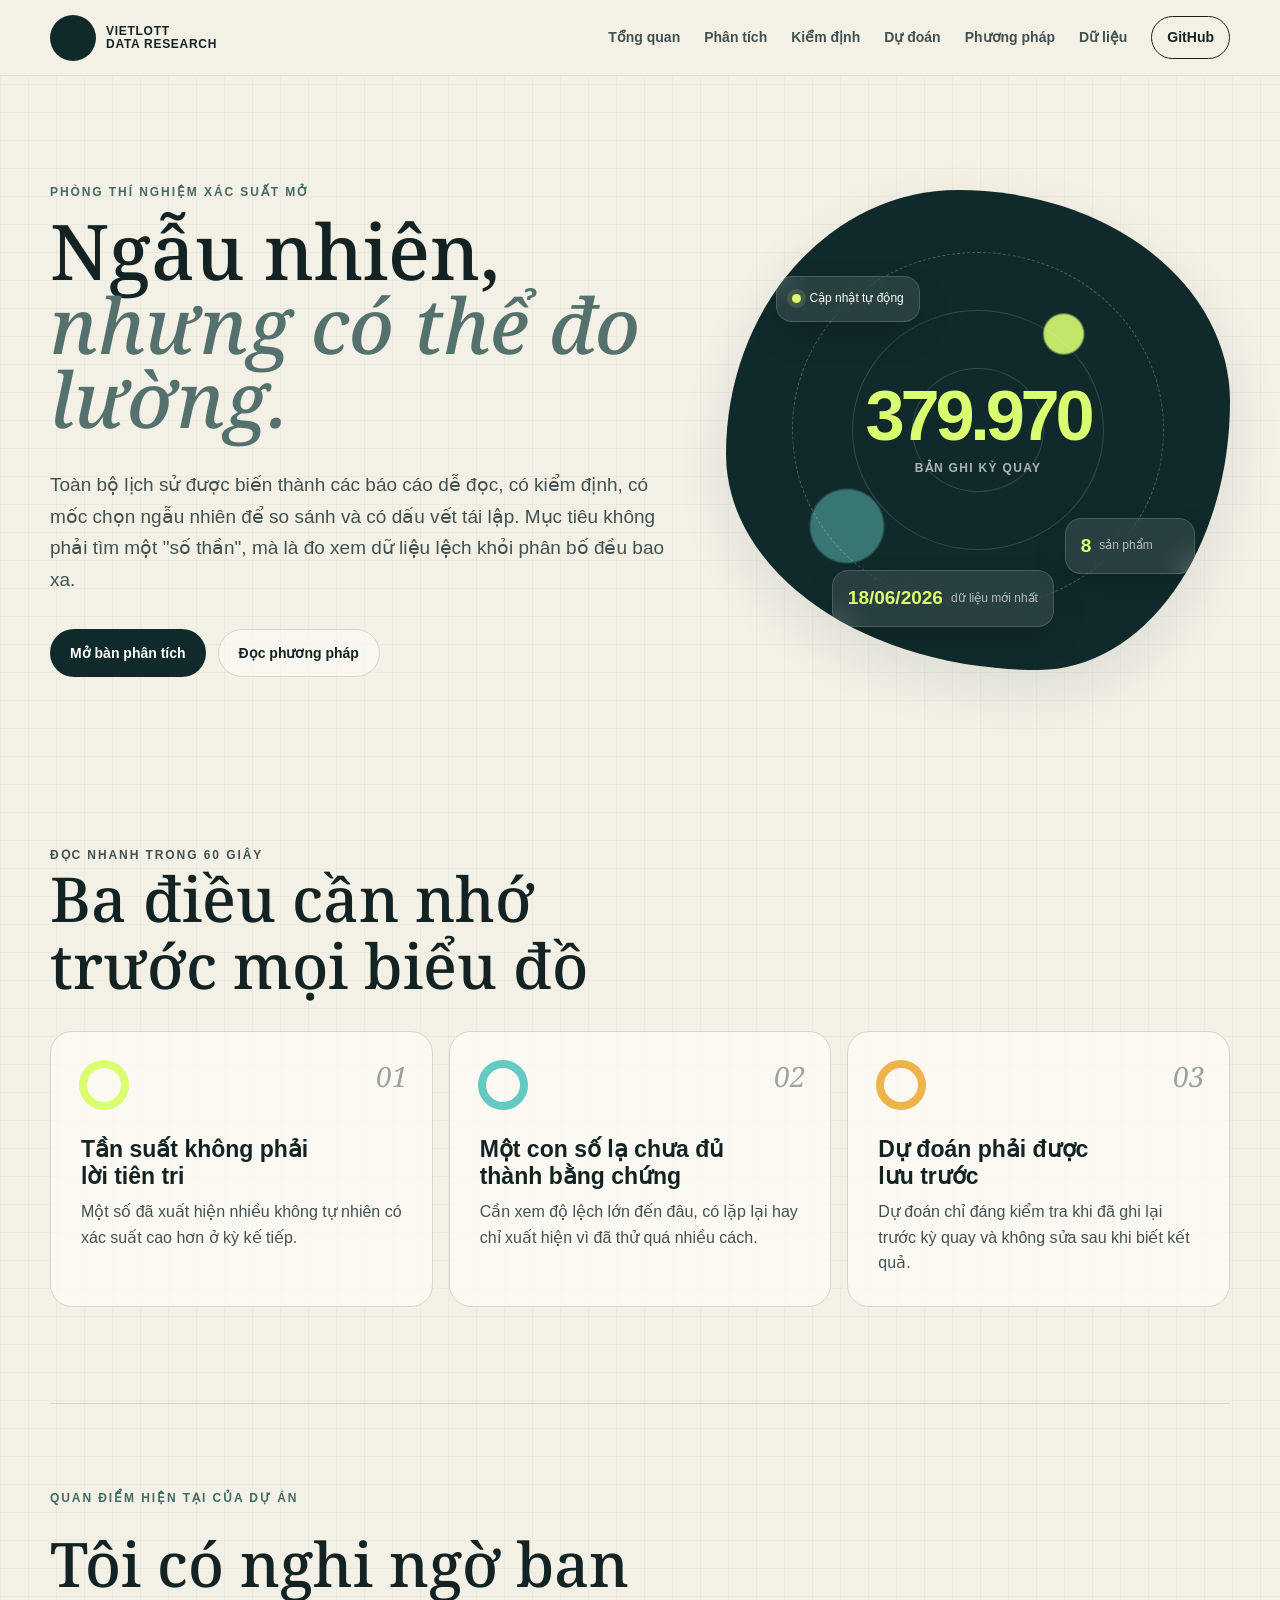
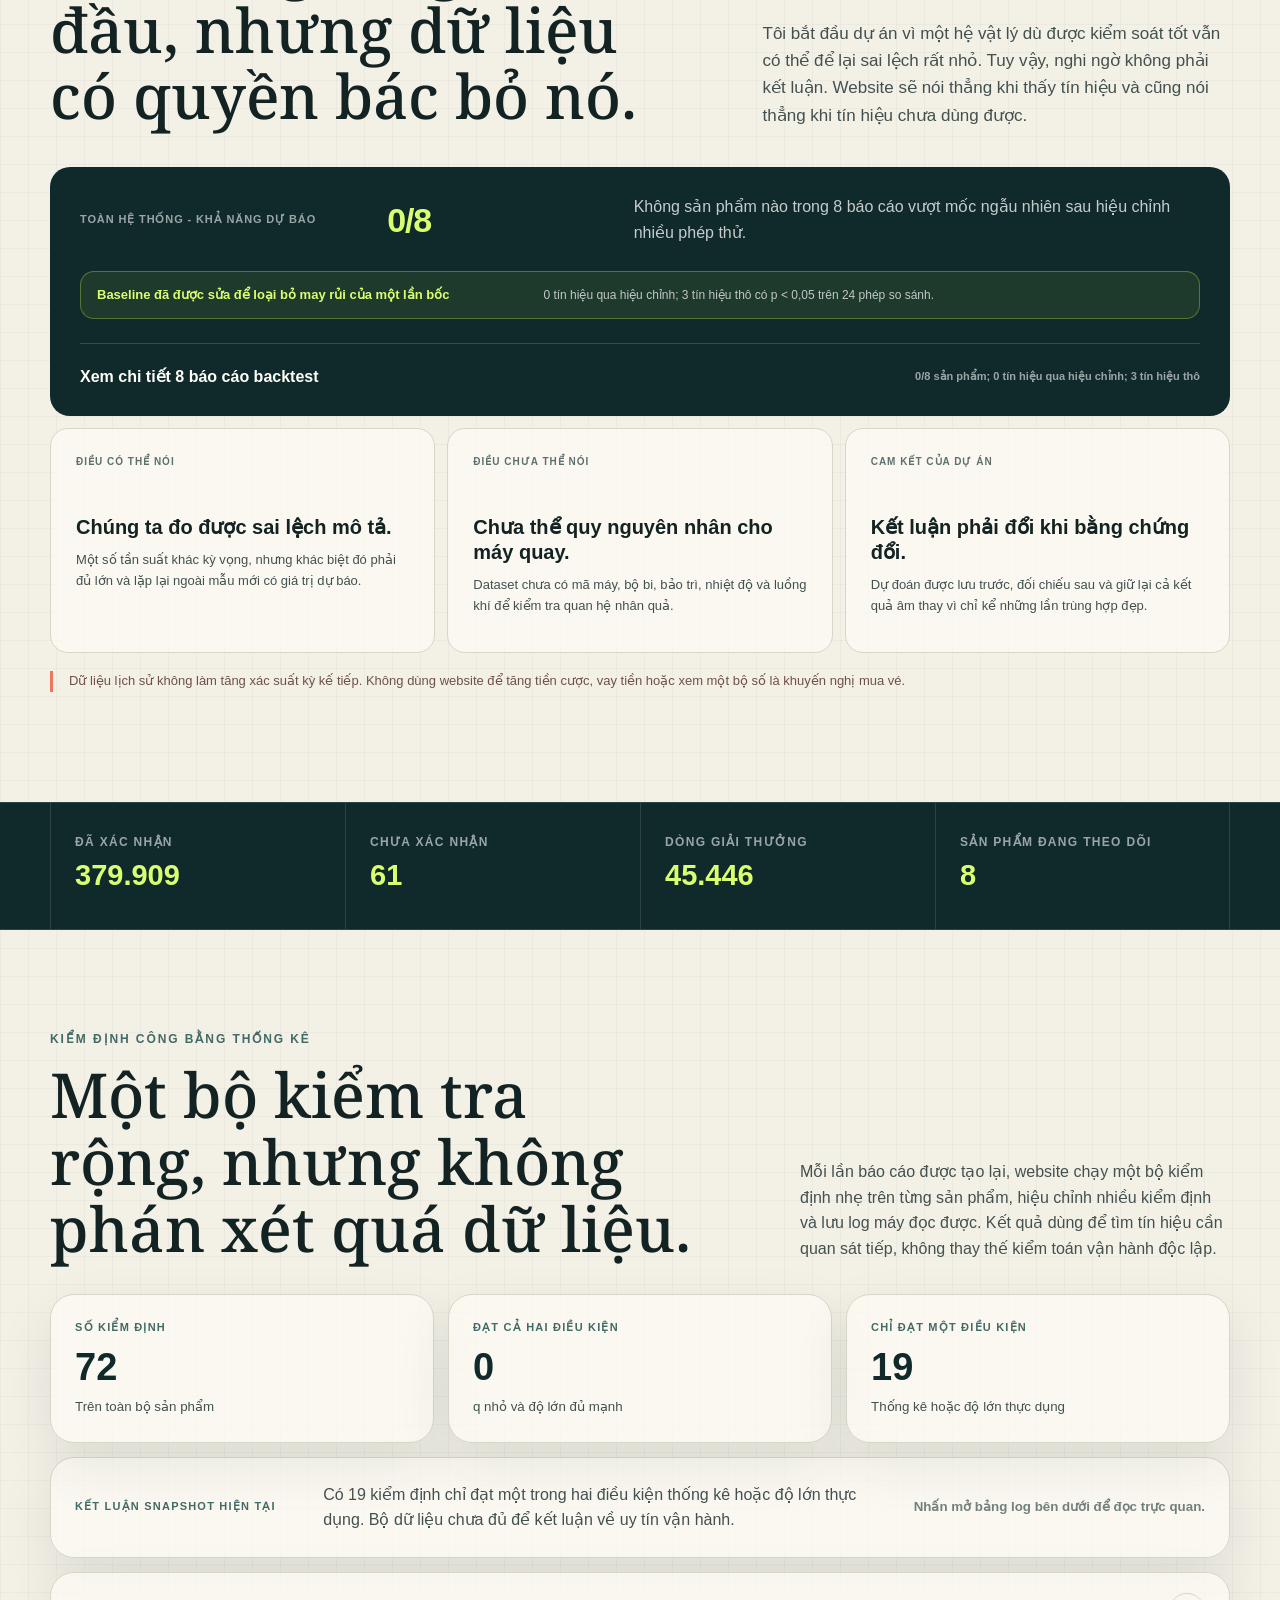
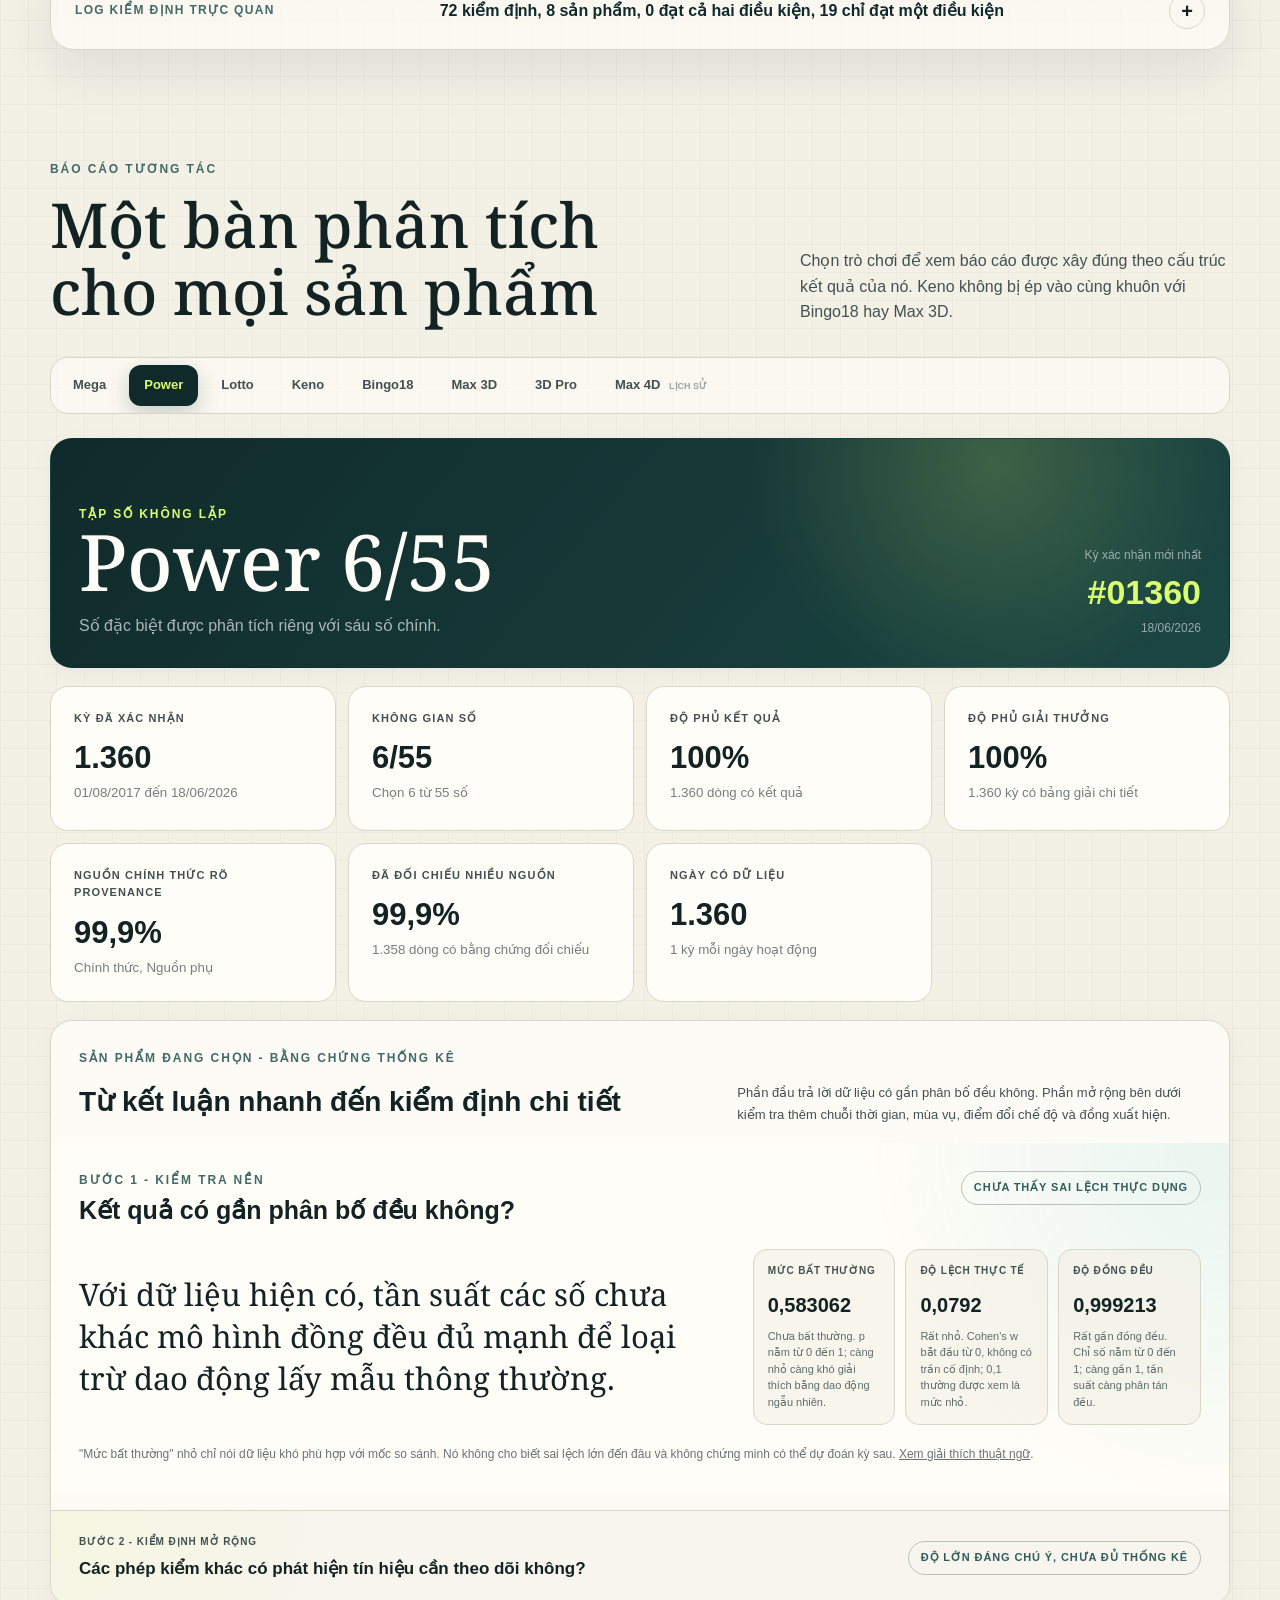
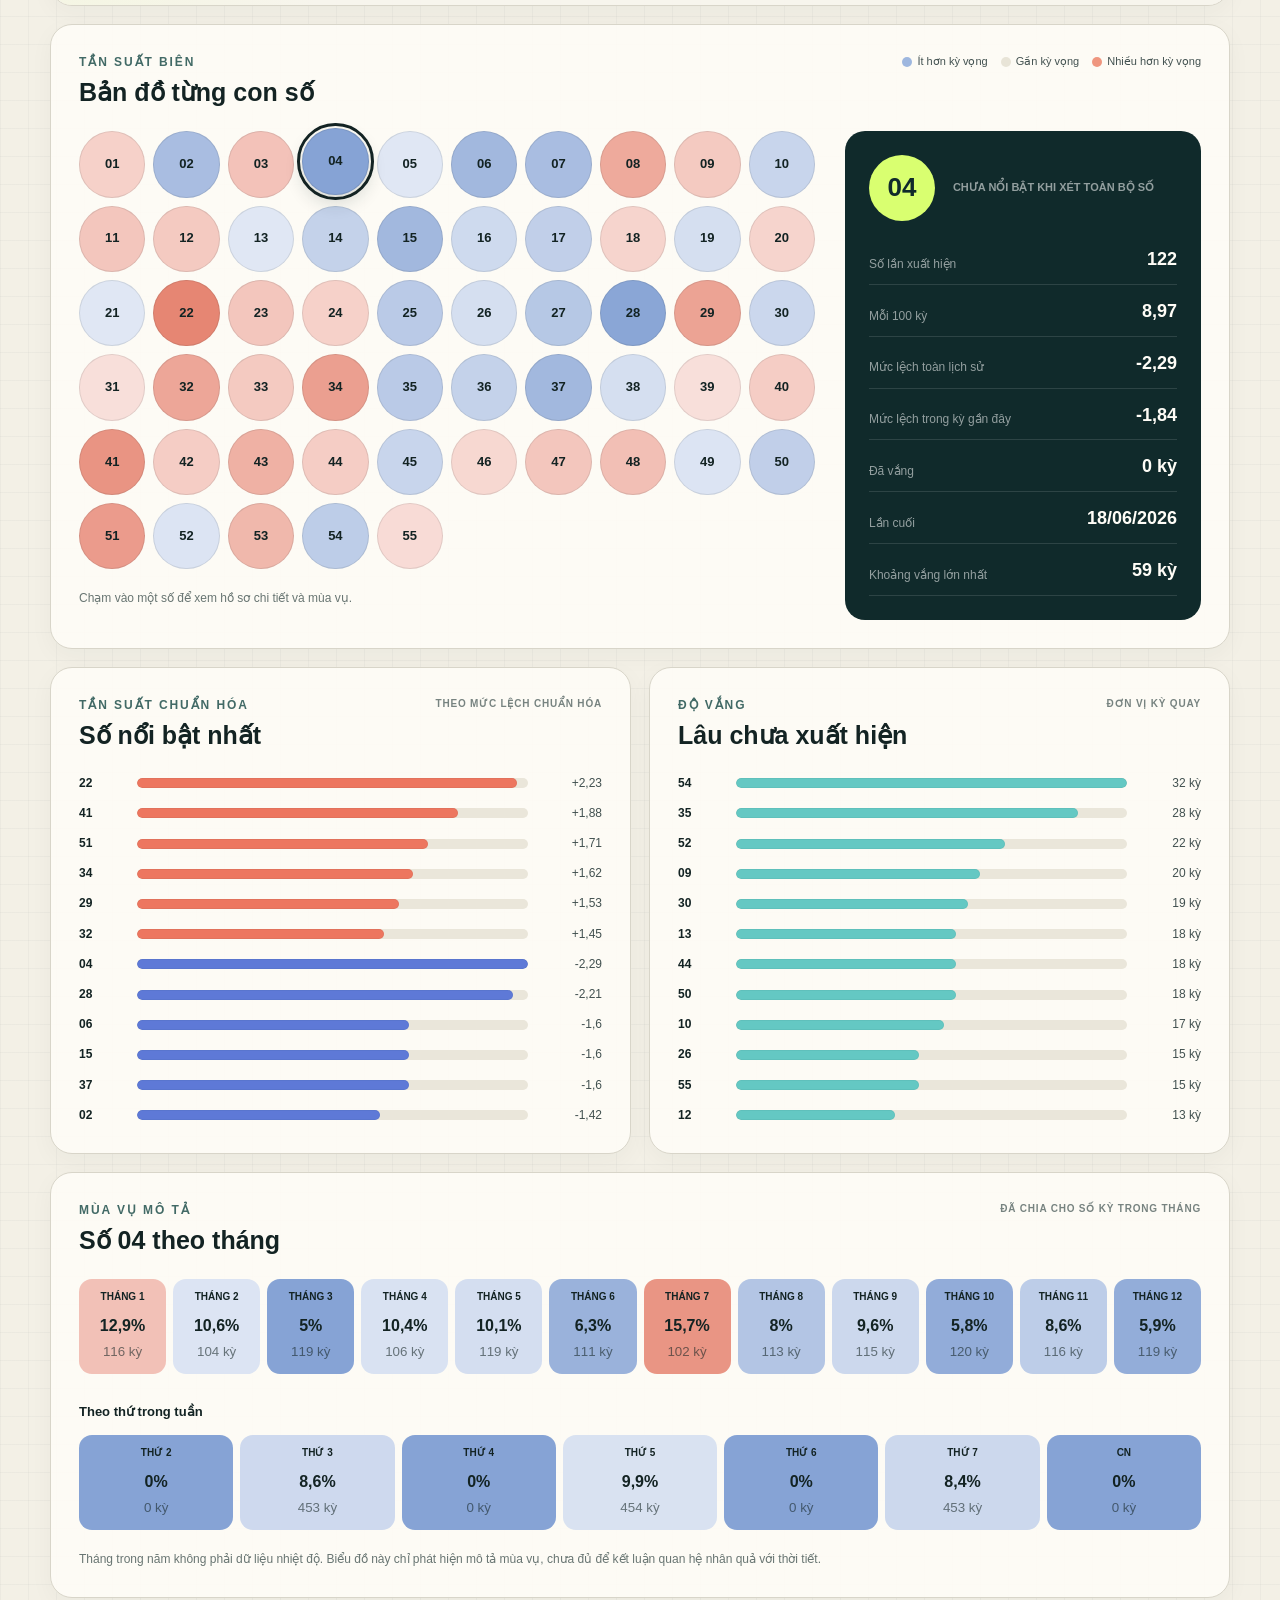
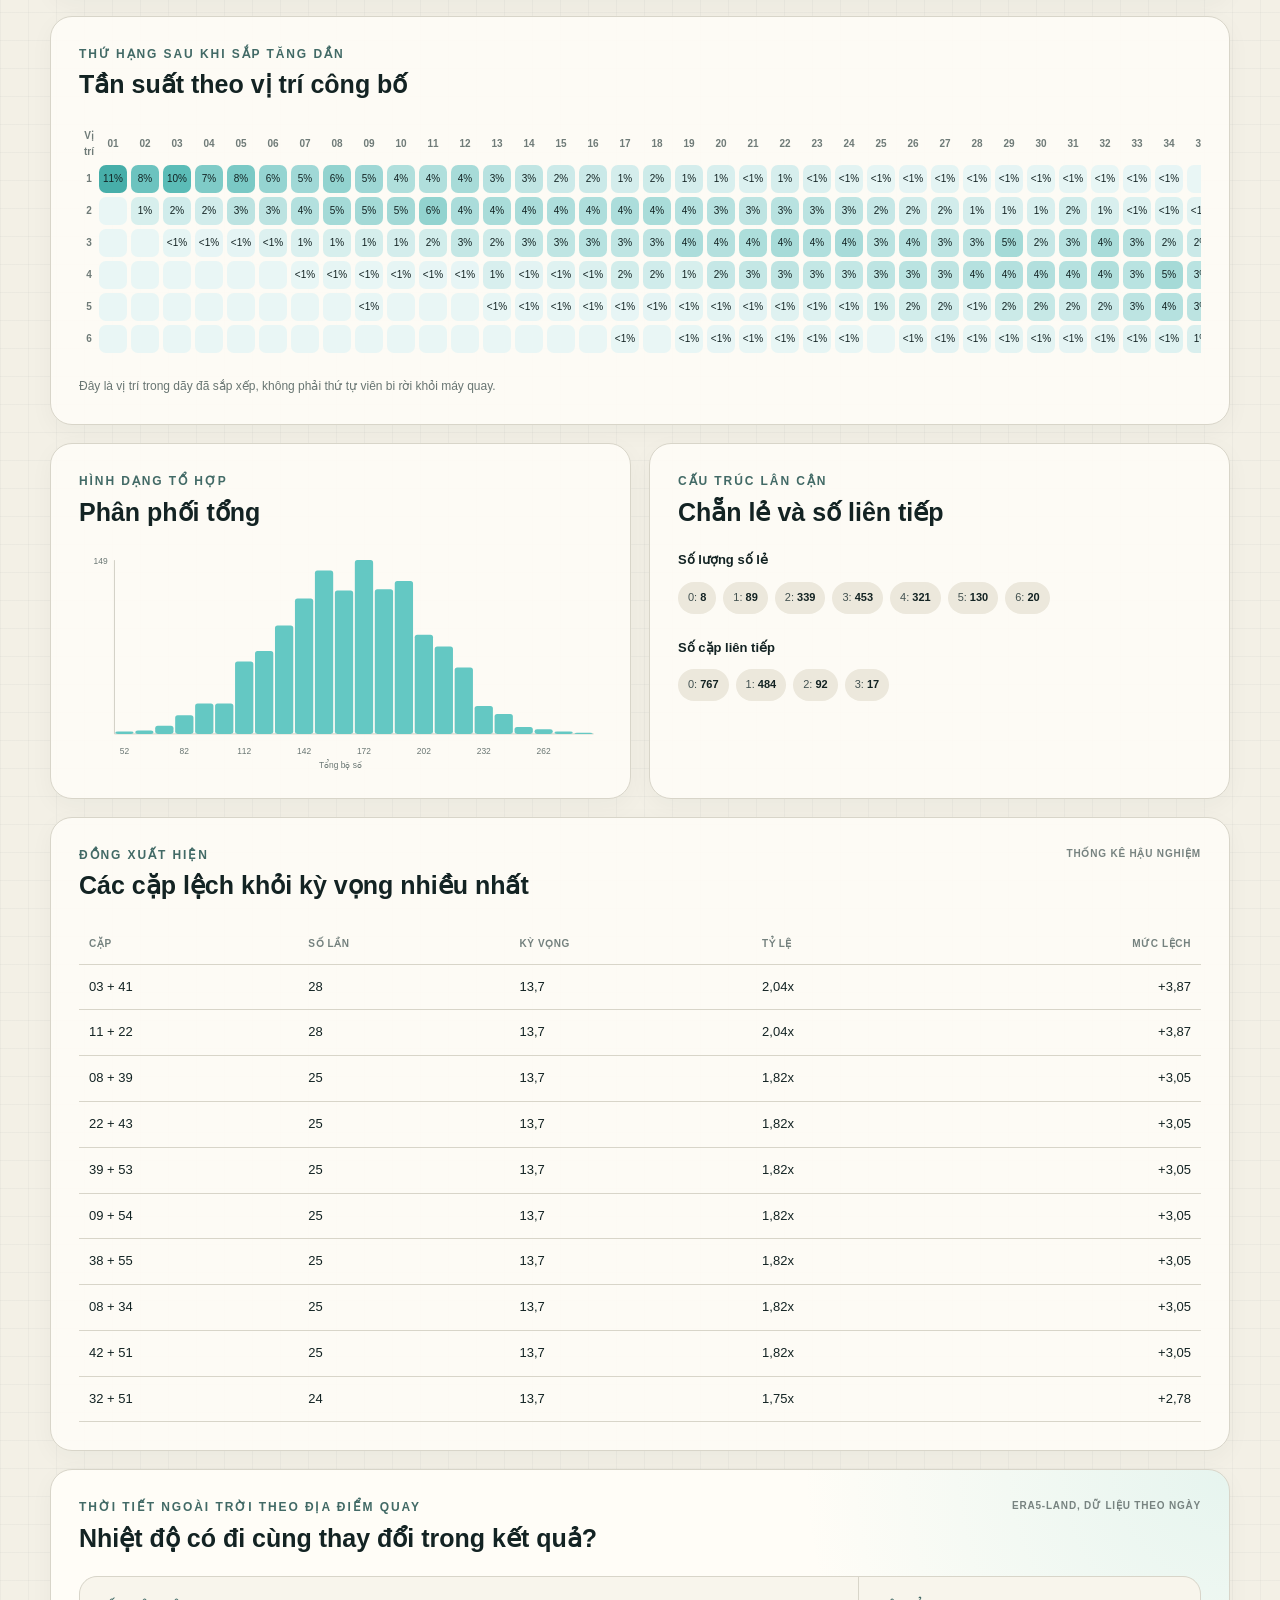
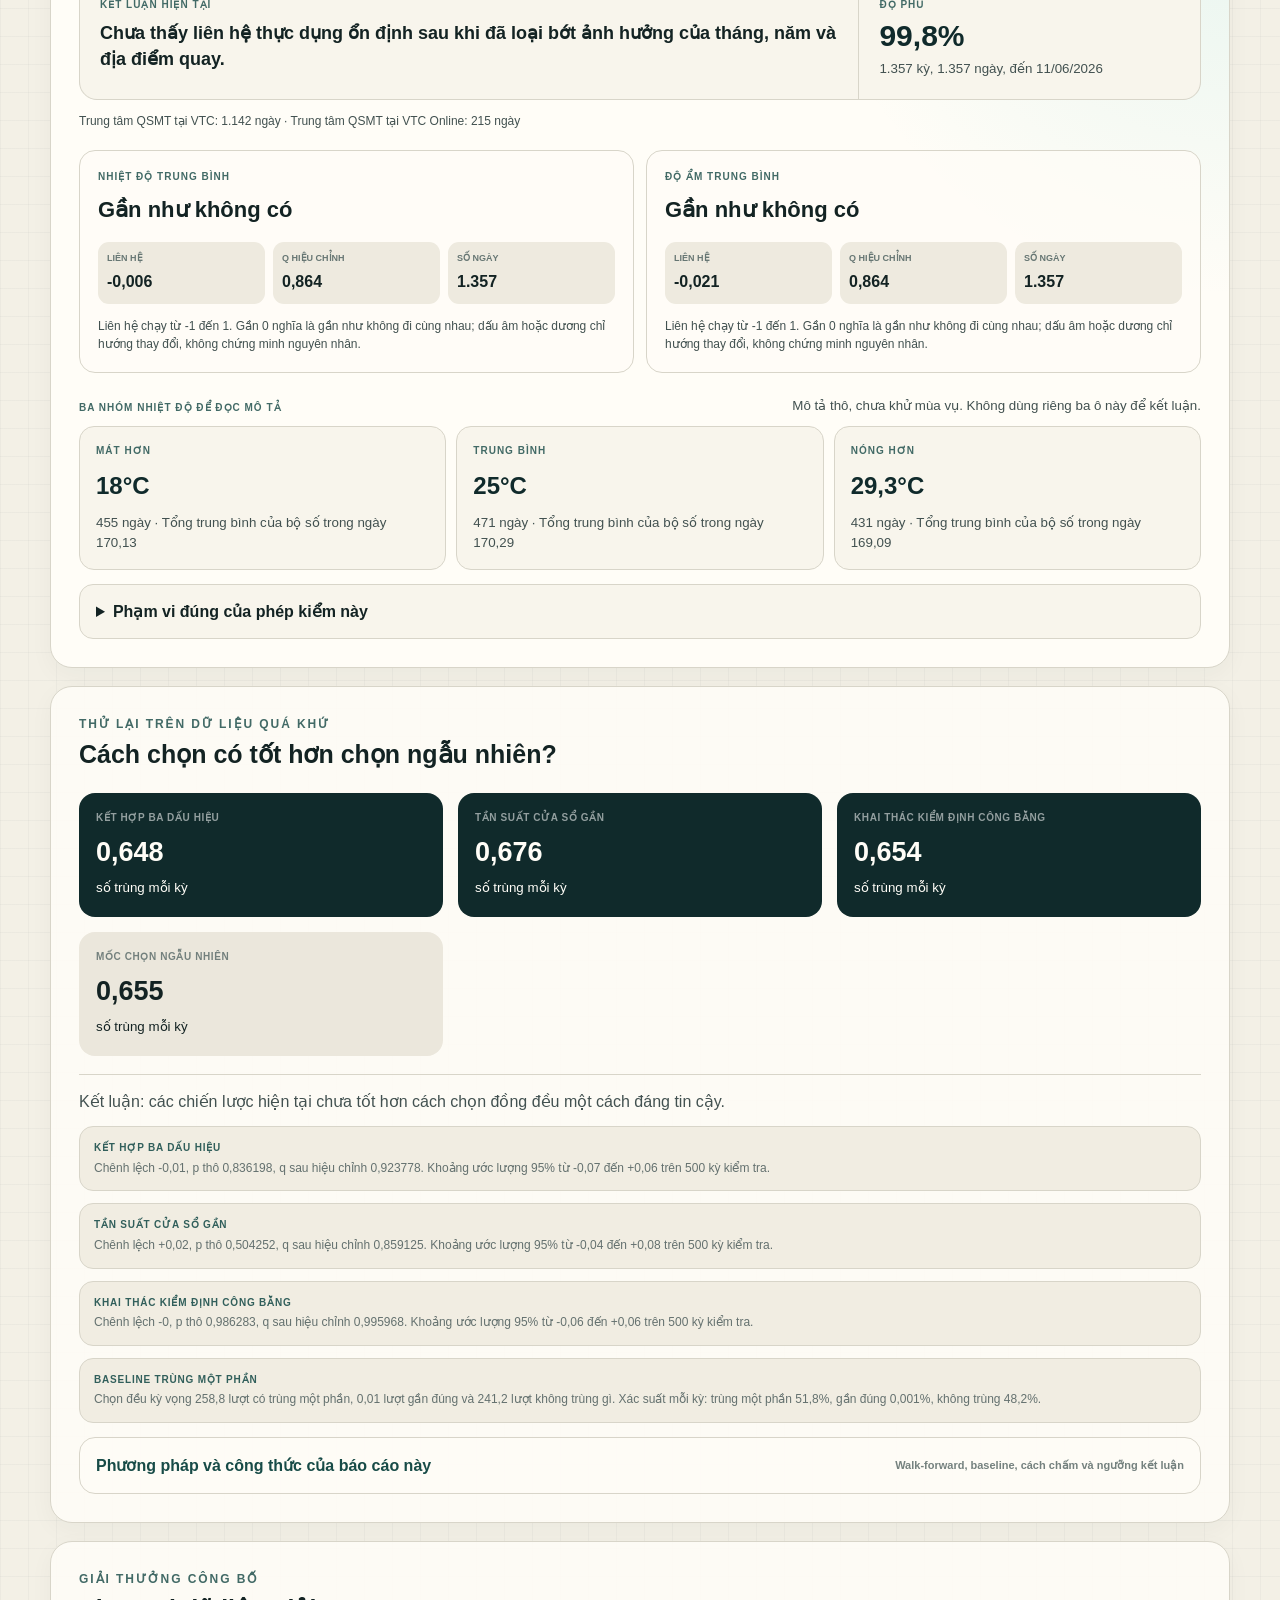
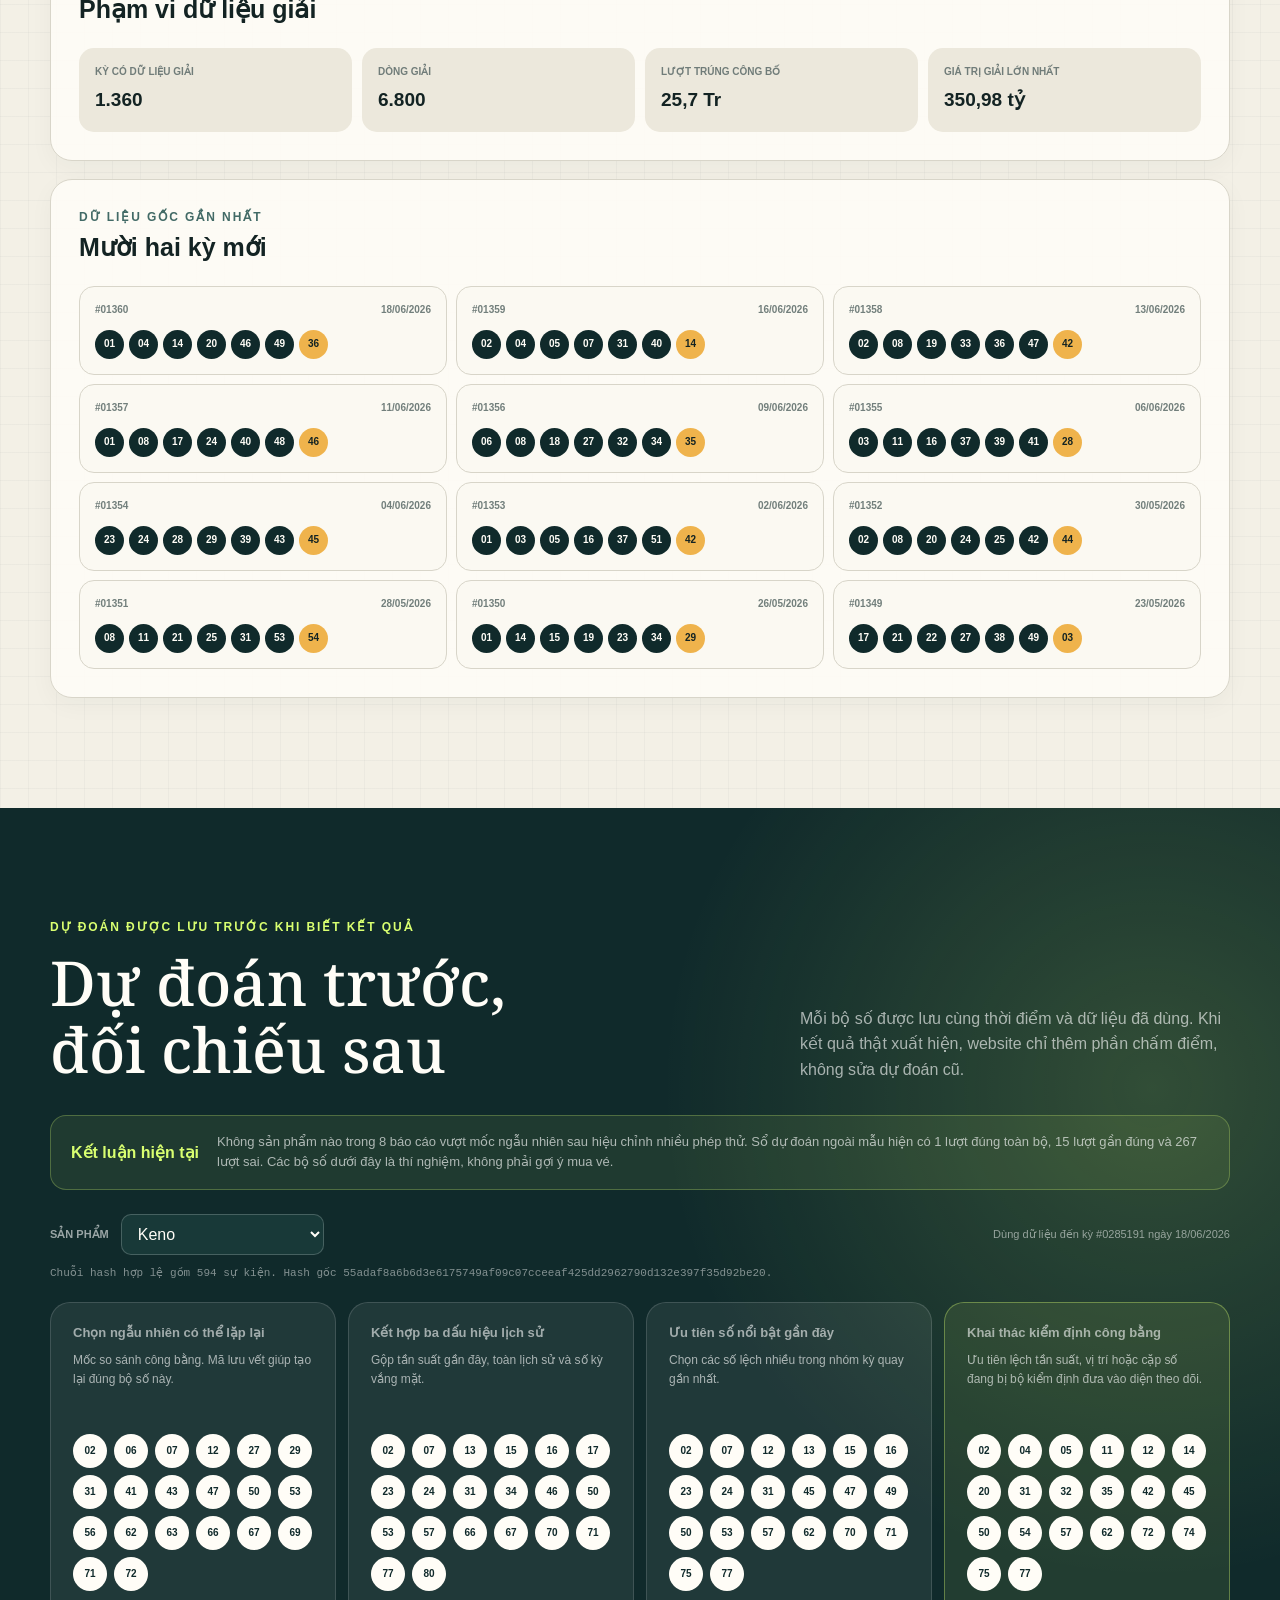
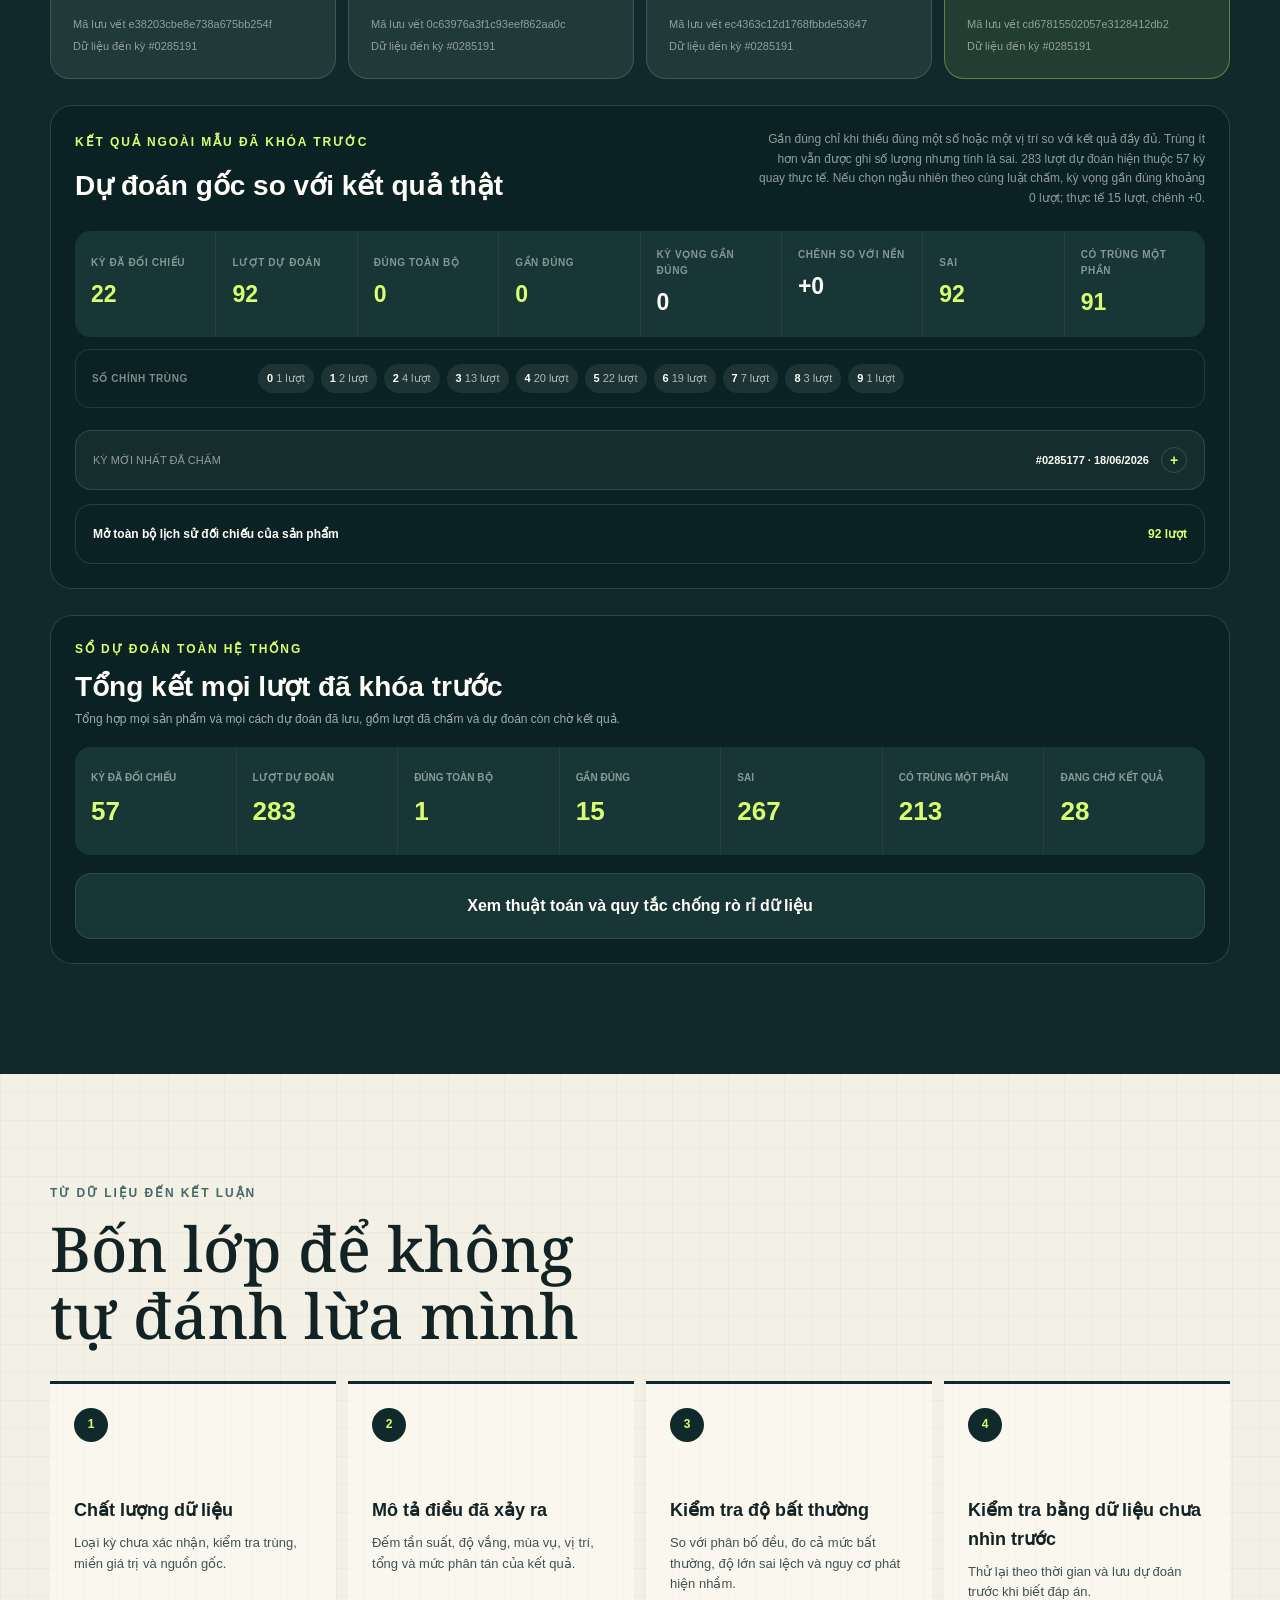
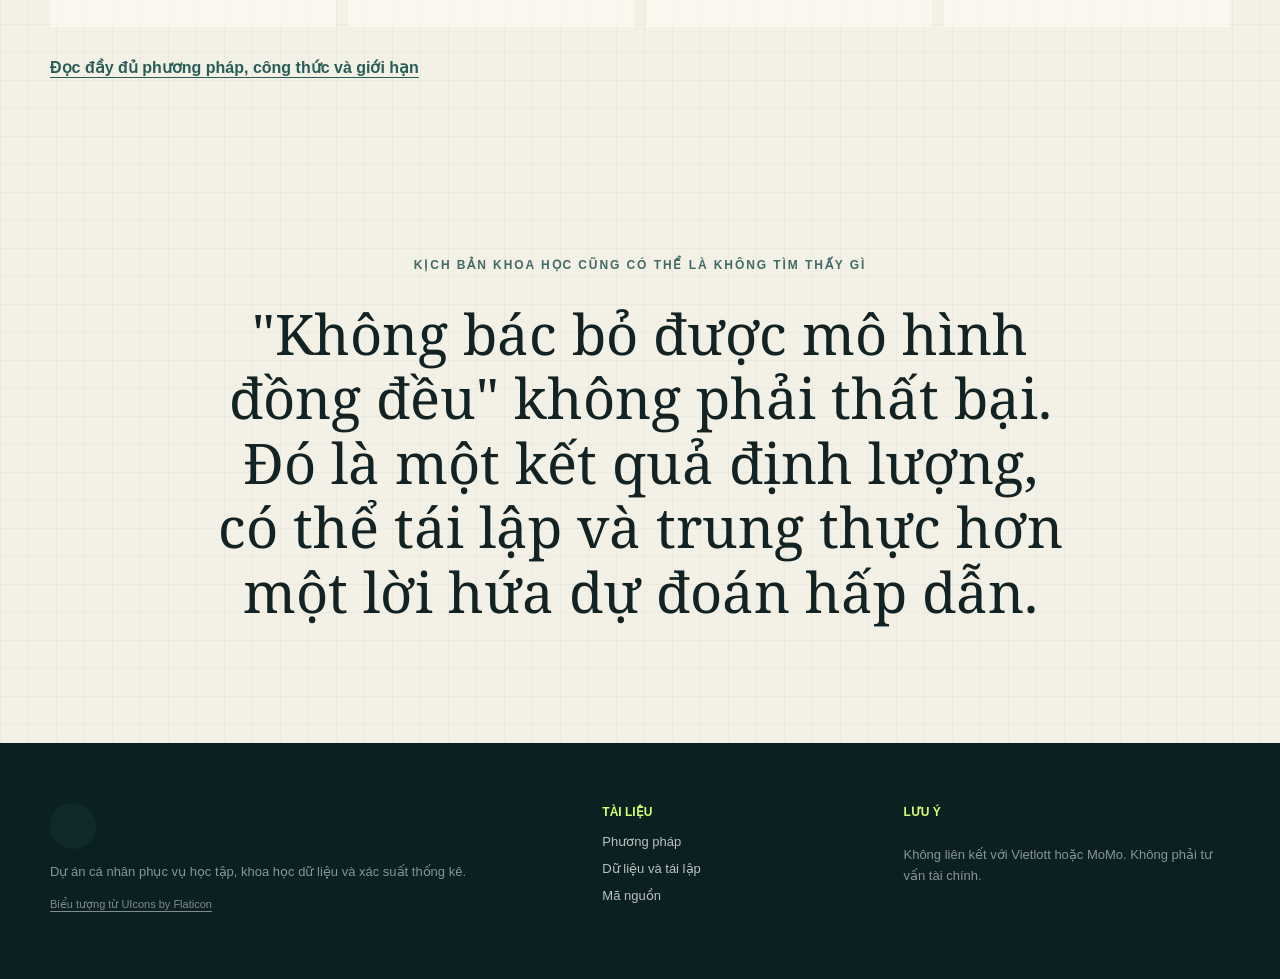
<file: site/index.html>
<!doctype html>
<html lang="vi">
<head>
  <meta charset="utf-8">
  <meta name="viewport" content="width=device-width, initial-scale=1">
  <meta name="description" content="Báo cáo thống kê, kiểm định và dự đoán có lưu vết trên dữ liệu lịch sử Vietlott.">
  <meta name="theme-color" content="#102a2b">
  <meta property="og:title" content="Vietlott Data Research">
  <meta property="og:description" content="Đo lường tính ngẫu nhiên bằng dữ liệu, không bán giấc mơ dự đoán.">
  <title>Vietlott Data Research</title>
  <link rel="icon" href="assets/favicon.svg?v=20260614-9" type="image/svg+xml">
  <link rel="preconnect" href="https://fonts.googleapis.com">
  <link rel="preconnect" href="https://fonts.gstatic.com" crossorigin>
  <link rel="stylesheet" href="https://fonts.googleapis.com/css2?family=Noto+Serif:ital,wght@0,400;0,500;1,400;1,500&amp;display=swap">
  <link rel="stylesheet" href="https://cdn-uicons.flaticon.com/3.0.0/uicons-regular-rounded/css/uicons-regular-rounded.css">
  <link rel="stylesheet" href="assets/styles.css?v=20260618-6">
  <script src="assets/app.js?v=20260618-11" defer></script>
</head>
<body>
  <a class="skip-link" href="#main">Bỏ qua điều hướng</a>
  <header class="site-header">
    <a class="brand" href="index.html" aria-label="Vietlott Data Research">
      <span class="brand-mark" aria-hidden="true"><i class="fi fi-rr-crystal-ball"></i></span>
      <span class="brand-copy">Vietlott<br>Data Research</span>
    </a>
    <button class="menu-button" type="button" aria-expanded="false" aria-controls="site-nav">
      Menu
    </button>
    <nav id="site-nav" class="site-nav" aria-label="Điều hướng chính">
      <a href="#tong-quan">Tổng quan</a>
      <a href="#phan-tich">Phân tích</a>
      <a href="#kiem-dinh">Kiểm định</a>
      <a href="#du-doan">Dự đoán</a>
      <a href="phuong-phap.html">Phương pháp</a>
      <a href="du-lieu.html">Dữ liệu</a>
      <a class="nav-github" href="https://github.com/NhanAZ/vietlott-data-research">GitHub</a>
    </nav>
  </header>

  <main id="main">
    <section id="tong-quan" class="hero shell">
      <div class="hero-copy">
        <p class="eyebrow">Phòng thí nghiệm xác suất mở</p>
        <h1>Ngẫu nhiên,<br><span>nhưng có thể đo lường.</span></h1>
        <p class="hero-lead">
          Toàn bộ lịch sử được biến thành các báo cáo dễ đọc, có kiểm định, có
          mốc chọn ngẫu nhiên để so sánh và có dấu vết tái lập. Mục tiêu không
          phải tìm một "số thần", mà là đo xem dữ liệu lệch khỏi phân bố đều bao xa.
        </p>
        <div class="hero-actions">
          <a class="button button-primary" href="#phan-tich">Mở bàn phân tích</a>
          <a class="button button-quiet" href="phuong-phap.html">Đọc phương pháp</a>
        </div>
      </div>
      <div class="hero-figure" aria-label="Tóm tắt dữ liệu">
        <div class="orbit orbit-one"></div>
        <div class="orbit orbit-two"></div>
        <div class="hero-number">
          <strong id="hero-draw-count">...</strong>
          <span>bản ghi kỳ quay</span>
        </div>
        <div class="hero-badge hero-badge-a">
          <span class="status-dot"></span>
          <span>Cập nhật tự động</span>
        </div>
        <div class="hero-badge hero-badge-b">
          <strong id="hero-product-count">8</strong>
          <span>sản phẩm</span>
        </div>
        <div class="hero-badge hero-badge-c">
          <strong id="hero-date">...</strong>
          <span>dữ liệu mới nhất</span>
        </div>
      </div>
    </section>

    <section class="quick-read shell" aria-labelledby="quick-title">
      <div class="section-heading compact">
        <p class="eyebrow">Đọc nhanh trong 60 giây</p>
        <h2 id="quick-title">Ba điều cần nhớ trước mọi biểu đồ</h2>
      </div>
      <div class="principle-grid">
        <article class="principle-card">
          <span class="principle-index">01</span>
          <h3>Tần suất không phải lời tiên tri</h3>
          <p>Một số đã xuất hiện nhiều không tự nhiên có xác suất cao hơn ở kỳ kế tiếp.</p>
        </article>
        <article class="principle-card">
          <span class="principle-index">02</span>
          <h3>Một con số lạ chưa đủ thành bằng chứng</h3>
          <p>Cần xem độ lệch lớn đến đâu, có lặp lại hay chỉ xuất hiện vì đã thử quá nhiều cách.</p>
        </article>
        <article class="principle-card">
          <span class="principle-index">03</span>
          <h3>Dự đoán phải được lưu trước</h3>
          <p>Dự đoán chỉ đáng kiểm tra khi đã ghi lại trước kỳ quay và không sửa sau khi biết kết quả.</p>
        </article>
      </div>
    </section>

    <section class="project-stance shell" aria-labelledby="stance-title">
      <div class="stance-intro">
        <p class="eyebrow">Quan điểm hiện tại của dự án</p>
        <h2 id="stance-title">Tôi có nghi ngờ ban đầu, nhưng dữ liệu có quyền bác bỏ nó.</h2>
        <p>
          Tôi bắt đầu dự án vì một hệ vật lý dù được kiểm soát tốt vẫn có thể để
          lại sai lệch rất nhỏ. Tuy vậy, nghi ngờ không phải kết luận. Website sẽ
          nói thẳng khi thấy tín hiệu và cũng nói thẳng khi tín hiệu chưa dùng được.
        </p>
      </div>
      <div class="stance-verdict">
          <span>Toàn hệ thống - khả năng dự báo</span>
          <strong id="verdict-backtest-count">Đang đối chiếu...</strong>
          <p id="project-verdict-summary">
            Đang so từng phương pháp với cách chọn ngẫu nhiên trên dữ liệu quá khứ.
          </p>
          <div class="backtest-method-revision">
            <strong>Baseline đã được sửa để loại bỏ may rủi của một lần bốc</strong>
            <span id="backtest-correction-summary">
              Đang hiệu chỉnh đồng thời các phép so sánh trên toàn hệ thống.
            </span>
          </div>
          <details class="backtest-overview-details">
            <summary>
              <span>Xem chi tiết 8 báo cáo backtest</span>
              <small id="backtest-overview-summary">Đang tổng hợp từng sản phẩm</small>
            </summary>
            <div id="backtest-overview-list" class="backtest-overview-list"></div>
          </details>
      </div>
      <div class="stance-grid">
        <article>
          <span>Điều có thể nói</span>
          <strong>Chúng ta đo được sai lệch mô tả.</strong>
          <p>Một số tần suất khác kỳ vọng, nhưng khác biệt đó phải đủ lớn và lặp lại ngoài mẫu mới có giá trị dự báo.</p>
        </article>
        <article>
          <span>Điều chưa thể nói</span>
          <strong>Chưa thể quy nguyên nhân cho máy quay.</strong>
          <p>Dataset chưa có mã máy, bộ bi, bảo trì, nhiệt độ và luồng khí để kiểm tra quan hệ nhân quả.</p>
        </article>
        <article>
          <span>Cam kết của dự án</span>
          <strong>Kết luận phải đổi khi bằng chứng đổi.</strong>
          <p>Dự đoán được lưu trước, đối chiếu sau và giữ lại cả kết quả âm thay vì chỉ kể những lần trùng hợp đẹp.</p>
        </article>
      </div>
      <p class="stance-disclaimer">
        Dữ liệu lịch sử không làm tăng xác suất kỳ kế tiếp. Không dùng website để
        tăng tiền cược, vay tiền hoặc xem một bộ số là khuyến nghị mua vé.
      </p>
    </section>

    <section class="data-ribbon">
      <div class="shell data-ribbon-inner">
        <div>
          <span>Đã xác nhận</span>
          <strong id="confirmed-count">...</strong>
        </div>
        <div>
          <span>Chưa xác nhận</span>
          <strong id="unconfirmed-count">...</strong>
        </div>
        <div>
          <span>Dòng giải thưởng</span>
          <strong id="prize-count">...</strong>
        </div>
        <div>
          <span>Sản phẩm đang theo dõi</span>
          <strong id="ribbon-product-count">...</strong>
        </div>
      </div>
    </section>

    <section id="kiem-dinh" class="audit-overview shell" aria-labelledby="audit-title">
      <div class="section-heading">
        <div>
          <p class="eyebrow">Kiểm định công bằng thống kê</p>
          <h2 id="audit-title">Một bộ kiểm tra rộng, nhưng không phán xét quá dữ liệu.</h2>
        </div>
        <p>
          Mỗi lần báo cáo được tạo lại, website chạy một bộ kiểm định nhẹ trên từng sản phẩm,
          hiệu chỉnh nhiều kiểm định và lưu log máy đọc được. Kết quả dùng để tìm tín hiệu cần
          quan sát tiếp, không thay thế kiểm toán vận hành độc lập.
        </p>
      </div>
      <div class="audit-summary-grid">
        <article>
          <span>Số kiểm định</span>
          <strong id="audit-test-count">...</strong>
          <small>Trên toàn bộ sản phẩm</small>
        </article>
        <article>
          <span>Đạt cả hai điều kiện</span>
          <strong id="audit-review-count">...</strong>
          <small>q nhỏ và độ lớn đủ mạnh</small>
        </article>
        <article>
          <span>Chỉ đạt một điều kiện</span>
          <strong id="audit-watch-count">...</strong>
          <small>Thống kê hoặc độ lớn thực dụng</small>
        </article>
      </div>
      <div class="audit-conclusion-card">
        <span>Kết luận snapshot hiện tại</span>
        <p id="audit-global-conclusion">Đang đọc bộ kiểm định...</p>
        <small>Nhấn mở bảng log bên dưới để đọc trực quan.</small>
      </div>
      <details class="audit-log-panel">
        <summary>
          <span>Log kiểm định trực quan</span>
          <strong id="audit-log-summary">Đang đọc dữ liệu kiểm định...</strong>
        </summary>
        <div id="audit-log-visual" class="audit-log-visual"></div>
        <div class="audit-log-actions">
          <a href="data/audit-summary.json">Tải tóm tắt JSON</a>
          <a href="data/audit-log.jsonl">Tải JSONL thô</a>
        </div>
      </details>
    </section>

    <section id="phan-tich" class="analysis-section shell">
      <div class="section-heading">
        <div>
          <p class="eyebrow">Báo cáo tương tác</p>
          <h2>Một bàn phân tích cho mọi sản phẩm</h2>
        </div>
        <p>
          Chọn trò chơi để xem báo cáo được xây đúng theo cấu trúc kết quả của nó.
          Keno không bị ép vào cùng khuôn với Bingo18 hay Max 3D.
        </p>
      </div>

      <div id="product-tabs" class="product-tabs" role="tablist" aria-label="Chọn sản phẩm"></div>

      <div id="dashboard-loading" class="loading-card" role="status" aria-live="polite">
        <span class="loader" aria-hidden="true"></span>
        <span id="dashboard-loading-label">Đang mở báo cáo đầu tiên...</span>
      </div>

      <div id="dashboard" class="dashboard" hidden>
        <section class="product-masthead panel panel-dark">
          <div>
            <p class="panel-kicker" id="product-kind">...</p>
            <h2 id="product-name">...</h2>
            <p id="product-note">...</p>
          </div>
          <div class="latest-draw">
            <span>Kỳ xác nhận mới nhất</span>
            <strong id="latest-draw-id">...</strong>
            <time id="latest-draw-date">...</time>
          </div>
        </section>

        <div id="product-metrics" class="metric-grid"></div>

        <section class="product-evidence panel" aria-labelledby="product-evidence-title">
          <div class="product-evidence-heading">
            <div>
              <p class="panel-kicker">Sản phẩm đang chọn - bằng chứng thống kê</p>
              <h3 id="product-evidence-title">Từ kết luận nhanh đến kiểm định chi tiết</h3>
            </div>
            <p>
              Phần đầu trả lời dữ liệu có gần phân bố đều không. Phần mở rộng bên dưới
              kiểm tra thêm chuỗi thời gian, mùa vụ, điểm đổi chế độ và đồng xuất hiện.
            </p>
          </div>

          <div class="evidence-primary conclusion-panel">
            <div class="panel-heading">
              <div>
                <p class="panel-kicker">Bước 1 - kiểm tra nền</p>
                <h4>Kết quả có gần phân bố đều không?</h4>
              </div>
              <span id="test-verdict" class="verdict">...</span>
            </div>
            <div class="conclusion-layout">
              <p id="test-explanation" class="big-explanation">...</p>
              <div class="test-metrics" id="test-metrics"></div>
            </div>
            <p class="method-note">
              "Mức bất thường" nhỏ chỉ nói dữ liệu khó phù hợp với mốc so sánh.
              Nó không cho biết sai lệch lớn đến đâu và không chứng minh có thể dự đoán kỳ sau.
              <a href="phuong-phap.html#thuat-ngu">Xem giải thích thuật ngữ</a>.
            </p>
          </div>

          <details class="evidence-audit">
            <summary>
              <div>
                <span>Bước 2 - kiểm định mở rộng</span>
                <strong>Các phép kiểm khác có phát hiện tín hiệu cần theo dõi không?</strong>
              </div>
              <span id="audit-product-verdict" class="verdict">...</span>
            </summary>
            <div class="evidence-audit-body audit-panel">
              <p id="audit-product-conclusion" class="method-note">
                Đang đọc các kiểm định phân bố, chuỗi thời gian và đồng xuất hiện.
              </p>
              <div id="audit-product-metrics" class="audit-mini-grid"></div>
              <div id="audit-test-list" class="audit-test-list"></div>
              <details class="technical-details">
                <summary>Thuật toán đang chạy và thuật toán chưa chạy</summary>
                <div id="audit-method-catalog"></div>
              </details>
            </div>
          </details>
        </section>

        <div id="number-analysis" class="analysis-kind" hidden>
          <section class="panel">
            <div class="panel-heading">
              <div>
                <p class="panel-kicker">Tần suất biên</p>
                <h3>Bản đồ từng con số</h3>
              </div>
              <div class="legend">
                <span><i class="legend-low"></i>Ít hơn kỳ vọng</span>
                <span><i class="legend-neutral"></i>Gần kỳ vọng</span>
                <span><i class="legend-high"></i>Nhiều hơn kỳ vọng</span>
              </div>
            </div>
            <div class="number-map-layout">
              <div>
                <div id="number-grid" class="number-grid" aria-label="Bản đồ độ lệch chuẩn hóa"></div>
                <p class="method-note">Chạm vào một số để xem hồ sơ chi tiết và mùa vụ.</p>
              </div>
              <article id="number-profile" class="number-profile"></article>
            </div>
          </section>

          <div class="two-column">
            <section class="panel">
              <div class="panel-heading">
                <div>
                <p class="panel-kicker">Tần suất chuẩn hóa</p>
                  <h3>Số nổi bật nhất</h3>
                </div>
                <span class="tiny-label">Theo mức lệch chuẩn hóa</span>
              </div>
              <div id="frequency-chart" class="bar-chart"></div>
            </section>
            <section class="panel">
              <div class="panel-heading">
                <div>
                  <p class="panel-kicker">Độ vắng</p>
                  <h3>Lâu chưa xuất hiện</h3>
                </div>
                <span class="tiny-label">Đơn vị kỳ quay</span>
              </div>
              <div id="overdue-chart" class="bar-chart"></div>
            </section>
          </div>

          <section class="panel">
            <div class="panel-heading">
              <div>
                <p class="panel-kicker">Mùa vụ mô tả</p>
                <h3 id="month-title">Tần suất theo tháng</h3>
              </div>
              <span class="tiny-label">Đã chia cho số kỳ trong tháng</span>
            </div>
            <div id="month-chart" class="month-chart"></div>
            <h4 class="subchart-title">Theo thứ trong tuần</h4>
            <div id="weekday-chart" class="month-chart weekday-chart"></div>
            <p class="method-note">
              Tháng trong năm không phải dữ liệu nhiệt độ. Biểu đồ này chỉ phát hiện mô
              tả mùa vụ, chưa đủ để kết luận quan hệ nhân quả với thời tiết.
            </p>
          </section>

          <section class="panel">
            <div class="panel-heading">
              <div>
                <p class="panel-kicker">Thứ hạng sau khi sắp tăng dần</p>
                <h3>Tần suất theo vị trí công bố</h3>
              </div>
            </div>
            <div id="position-heatmap" class="heatmap-wrap"></div>
            <p class="method-note">
              Đây là vị trí trong dãy đã sắp xếp, không phải thứ tự viên bi rời khỏi máy quay.
            </p>
          </section>

          <div class="two-column">
            <section class="panel">
              <div class="panel-heading">
                <div>
                  <p class="panel-kicker">Hình dạng tổ hợp</p>
                  <h3>Phân phối tổng</h3>
                </div>
              </div>
              <div id="sum-histogram" class="svg-chart"></div>
            </section>
            <section class="panel">
              <div class="panel-heading">
                <div>
                  <p class="panel-kicker">Cấu trúc lân cận</p>
                  <h3>Chẵn lẻ và số liên tiếp</h3>
                </div>
              </div>
              <div id="structure-summary" class="structure-summary"></div>
            </section>
          </div>

          <section id="pair-panel" class="panel">
            <div class="panel-heading">
              <div>
                <p class="panel-kicker">Đồng xuất hiện</p>
                <h3>Các cặp lệch khỏi kỳ vọng nhiều nhất</h3>
              </div>
              <span class="tiny-label">Thống kê hậu nghiệm</span>
            </div>
            <div id="pair-table" class="table-wrap"></div>
          </section>
        </div>

        <div id="digit-analysis" class="analysis-kind" hidden>
          <div class="two-column">
            <section class="panel">
              <div class="panel-heading">
                <div>
                  <p class="panel-kicker">Mười chữ số</p>
                  <h3>Tần suất tổng thể</h3>
                </div>
              </div>
              <div id="digit-chart" class="bar-chart"></div>
            </section>
            <section class="panel">
              <div class="panel-heading">
                <div>
                  <p class="panel-kicker">Vị trí có ý nghĩa</p>
                  <h3>Hàng trăm, chục và đơn vị</h3>
                </div>
              </div>
              <div id="digit-position-heatmap" class="heatmap-wrap"></div>
            </section>
          </div>
          <div class="two-column">
            <section class="panel">
              <div class="panel-heading">
                <div>
                  <p class="panel-kicker">Cấu trúc chuỗi</p>
                  <h3>Phân phối tổng chữ số</h3>
                </div>
              </div>
              <div id="digit-sum-histogram" class="svg-chart"></div>
            </section>
            <section class="panel">
              <div class="panel-heading">
                <div>
                  <p class="panel-kicker">Mẫu lặp</p>
                  <h3>Số chữ số khác nhau</h3>
                </div>
              </div>
              <div id="digit-unique-chart" class="bar-chart"></div>
            </section>
          </div>
          <section class="panel">
            <div class="panel-heading">
              <div>
                <p class="panel-kicker">Bảng xếp hạng mô tả</p>
                <h3>Các chuỗi xuất hiện nhiều</h3>
              </div>
              <span class="tiny-label">Không phải khuyến nghị chọn số</span>
            </div>
            <div id="sequence-table" class="table-wrap"></div>
          </section>
        </div>

        <section class="panel weather-panel">
          <div class="panel-heading">
            <div>
              <p class="panel-kicker">Thời tiết ngoài trời theo địa điểm quay</p>
              <h3>Nhiệt độ có đi cùng thay đổi trong kết quả?</h3>
            </div>
            <span class="tiny-label">ERA5-Land, dữ liệu theo ngày</span>
          </div>
          <div id="weather-report" class="weather-report"></div>
        </section>

        <div class="two-column backtest-prize-grid">
          <section class="panel">
            <div class="panel-heading">
              <div>
                <p class="panel-kicker">Thử lại trên dữ liệu quá khứ</p>
                <h3>Cách chọn có tốt hơn chọn ngẫu nhiên?</h3>
              </div>
            </div>
            <div id="backtest-report"></div>
          </section>
          <section class="panel">
            <div class="panel-heading">
              <div>
                <p class="panel-kicker">Giải thưởng công bố</p>
                <h3>Phạm vi dữ liệu giải</h3>
              </div>
            </div>
            <div id="prize-report" class="prize-report"></div>
          </section>
        </div>

        <section class="panel">
          <div class="panel-heading">
            <div>
              <p class="panel-kicker">Dữ liệu gốc gần nhất</p>
              <h3>Mười hai kỳ mới</h3>
            </div>
          </div>
          <div id="recent-draws" class="recent-draws"></div>
        </section>
      </div>
    </section>

    <section id="du-doan" class="prediction-section">
      <div class="shell">
        <div class="section-heading light">
          <div>
            <p class="eyebrow">Dự đoán được lưu trước khi biết kết quả</p>
            <h2>Dự đoán trước, đối chiếu sau</h2>
          </div>
          <p>
            Mỗi bộ số được lưu cùng thời điểm và dữ liệu đã dùng. Khi kết quả thật
            xuất hiện, website chỉ thêm phần chấm điểm, không sửa dự đoán cũ.
          </p>
        </div>
        <div class="prediction-warning">
          <strong>Kết luận hiện tại</strong>
          <span id="prediction-current-conclusion">
            Chưa cách chọn nào thắng ngẫu nhiên ổn định. Các bộ số dưới đây là thí
            nghiệm để kiểm tra phương pháp, không phải gợi ý mua vé.
          </span>
        </div>
        <div class="prediction-toolbar">
          <label for="prediction-product">Sản phẩm</label>
          <select id="prediction-product"></select>
          <span id="prediction-ledger-status">...</span>
        </div>
        <p id="prediction-ledger-integrity" class="prediction-ledger-integrity">
          Đang kiểm tra chuỗi hash của sổ dự đoán...
        </p>
        <div id="prediction-cards" class="prediction-grid"></div>
        <section class="prediction-results" aria-labelledby="prediction-results-title">
          <div class="prediction-results-heading">
            <div>
              <p class="panel-kicker">Kết quả ngoài mẫu đã khóa trước</p>
              <h3 id="prediction-results-title">Dự đoán gốc so với kết quả thật</h3>
            </div>
            <p id="prediction-near-rule">
              Gần đúng chỉ khi thiếu đúng một số hoặc một vị trí so với kết quả đầy đủ.
            </p>
          </div>
          <div id="prediction-product-summary" class="prediction-product-summary"></div>
          <div id="prediction-latest-comparison" class="prediction-comparison-grid"></div>
          <details class="prediction-history-panel">
            <summary>
              <span id="prediction-history-label">Mở toàn bộ lịch sử đối chiếu của sản phẩm</span>
              <strong id="prediction-history-count">...</strong>
            </summary>
            <div id="prediction-history-list" class="prediction-history-list"></div>
          </details>
        </section>
        <div class="archive-summary">
          <div class="archive-summary-heading">
            <span>Sổ dự đoán toàn hệ thống</span>
            <strong>Tổng kết mọi lượt đã khóa trước</strong>
            <p>Tổng hợp mọi sản phẩm và mọi cách dự đoán đã lưu, gồm lượt đã chấm và dự đoán còn chờ kết quả.</p>
          </div>
          <div class="archive-summary-groups">
            <div class="archive-metric-grid archive-overview-grid">
              <button class="archive-metric" type="button" data-archive-filter="evaluated-draws" aria-controls="prediction-archive-detail">
                <span>Kỳ đã đối chiếu</span>
                <strong id="archive-evaluated-draws">...</strong>
              </button>
              <button class="archive-metric" type="button" data-archive-filter="evaluated-predictions" aria-controls="prediction-archive-detail">
                <span>Lượt dự đoán</span>
                <strong id="archive-evaluated-predictions">...</strong>
              </button>
              <button class="archive-metric" type="button" data-archive-filter="exact" aria-controls="prediction-archive-detail">
                <span>Đúng toàn bộ</span>
                <strong id="exact-predictions">...</strong>
              </button>
              <button class="archive-metric" type="button" data-archive-filter="near" aria-controls="prediction-archive-detail">
                <span>Gần đúng</span>
                <strong id="near-predictions">...</strong>
              </button>
              <button class="archive-metric" type="button" data-archive-filter="wrong" aria-controls="prediction-archive-detail">
                <span>Sai</span>
                <strong id="wrong-predictions">...</strong>
              </button>
              <button class="archive-metric" type="button" data-archive-filter="partial" aria-controls="prediction-archive-detail">
                <span>Có trùng một phần</span>
                <strong id="archive-partial-matches">...</strong>
              </button>
              <button class="archive-metric" type="button" data-archive-filter="pending" aria-controls="prediction-archive-detail">
                <span>Đang chờ kết quả</span>
                <strong id="pending-predictions">...</strong>
              </button>
            </div>
          </div>
          <div id="prediction-archive-detail" class="archive-detail-panel" hidden>
            <div class="archive-detail-heading">
              <div>
                <span id="prediction-archive-detail-kicker">Chi tiết dự đoán</span>
                <strong id="prediction-archive-detail-title">...</strong>
              </div>
              <button id="prediction-archive-detail-close" class="archive-detail-close" type="button">Đóng</button>
            </div>
            <div id="prediction-archive-detail-list" class="prediction-history-list archive-detail-list"></div>
          </div>
          <a href="phuong-phap.html#du-doan">Xem thuật toán và quy tắc chống rò rỉ dữ liệu</a>
        </div>
      </div>
    </section>

    <section class="method-preview shell">
      <div class="section-heading">
        <div>
          <p class="eyebrow">Từ dữ liệu đến kết luận</p>
          <h2>Bốn lớp để không tự đánh lừa mình</h2>
        </div>
      </div>
      <ol class="method-steps">
        <li>
          <span>1</span>
          <div><strong>Chất lượng dữ liệu</strong><p>Loại kỳ chưa xác nhận, kiểm tra trùng, miền giá trị và nguồn gốc.</p></div>
        </li>
        <li>
          <span>2</span>
          <div><strong>Mô tả điều đã xảy ra</strong><p>Đếm tần suất, độ vắng, mùa vụ, vị trí, tổng và mức phân tán của kết quả.</p></div>
        </li>
        <li>
          <span>3</span>
          <div><strong>Kiểm tra độ bất thường</strong><p>So với phân bố đều, đo cả mức bất thường, độ lớn sai lệch và nguy cơ phát hiện nhầm.</p></div>
        </li>
        <li>
          <span>4</span>
          <div><strong>Kiểm tra bằng dữ liệu chưa nhìn trước</strong><p>Thử lại theo thời gian và lưu dự đoán trước khi biết đáp án.</p></div>
        </li>
      </ol>
      <a class="text-link" href="phuong-phap.html">Đọc đầy đủ phương pháp, công thức và giới hạn</a>
    </section>

    <section class="closing shell">
      <p class="eyebrow">Kịch bản khoa học cũng có thể là không tìm thấy gì</p>
      <blockquote>
        "Không bác bỏ được mô hình đồng đều" không phải thất bại. Đó là một kết quả
        định lượng, có thể tái lập và trung thực hơn một lời hứa dự đoán hấp dẫn.
      </blockquote>
    </section>
  </main>

  <footer class="site-footer">
    <div class="shell footer-grid">
      <div>
        <span class="brand-mark" aria-hidden="true"><i class="fi fi-rr-crystal-ball"></i></span>
        <p>Dự án cá nhân phục vụ học tập, khoa học dữ liệu và xác suất thống kê.</p>
        <a class="icon-credit" href="https://www.flaticon.com/free-icon-font/crystal-ball_8034121">
          Biểu tượng từ UIcons by Flaticon
        </a>
      </div>
      <div>
        <strong>Tài liệu</strong>
        <a href="phuong-phap.html">Phương pháp</a>
        <a href="du-lieu.html">Dữ liệu và tái lập</a>
        <a href="https://github.com/NhanAZ/vietlott-data-research">Mã nguồn</a>
      </div>
      <div>
        <strong>Lưu ý</strong>
        <p>Không liên kết với Vietlott hoặc MoMo. Không phải tư vấn tài chính.</p>
      </div>
    </div>
  </footer>
</body>
</html>
</file>
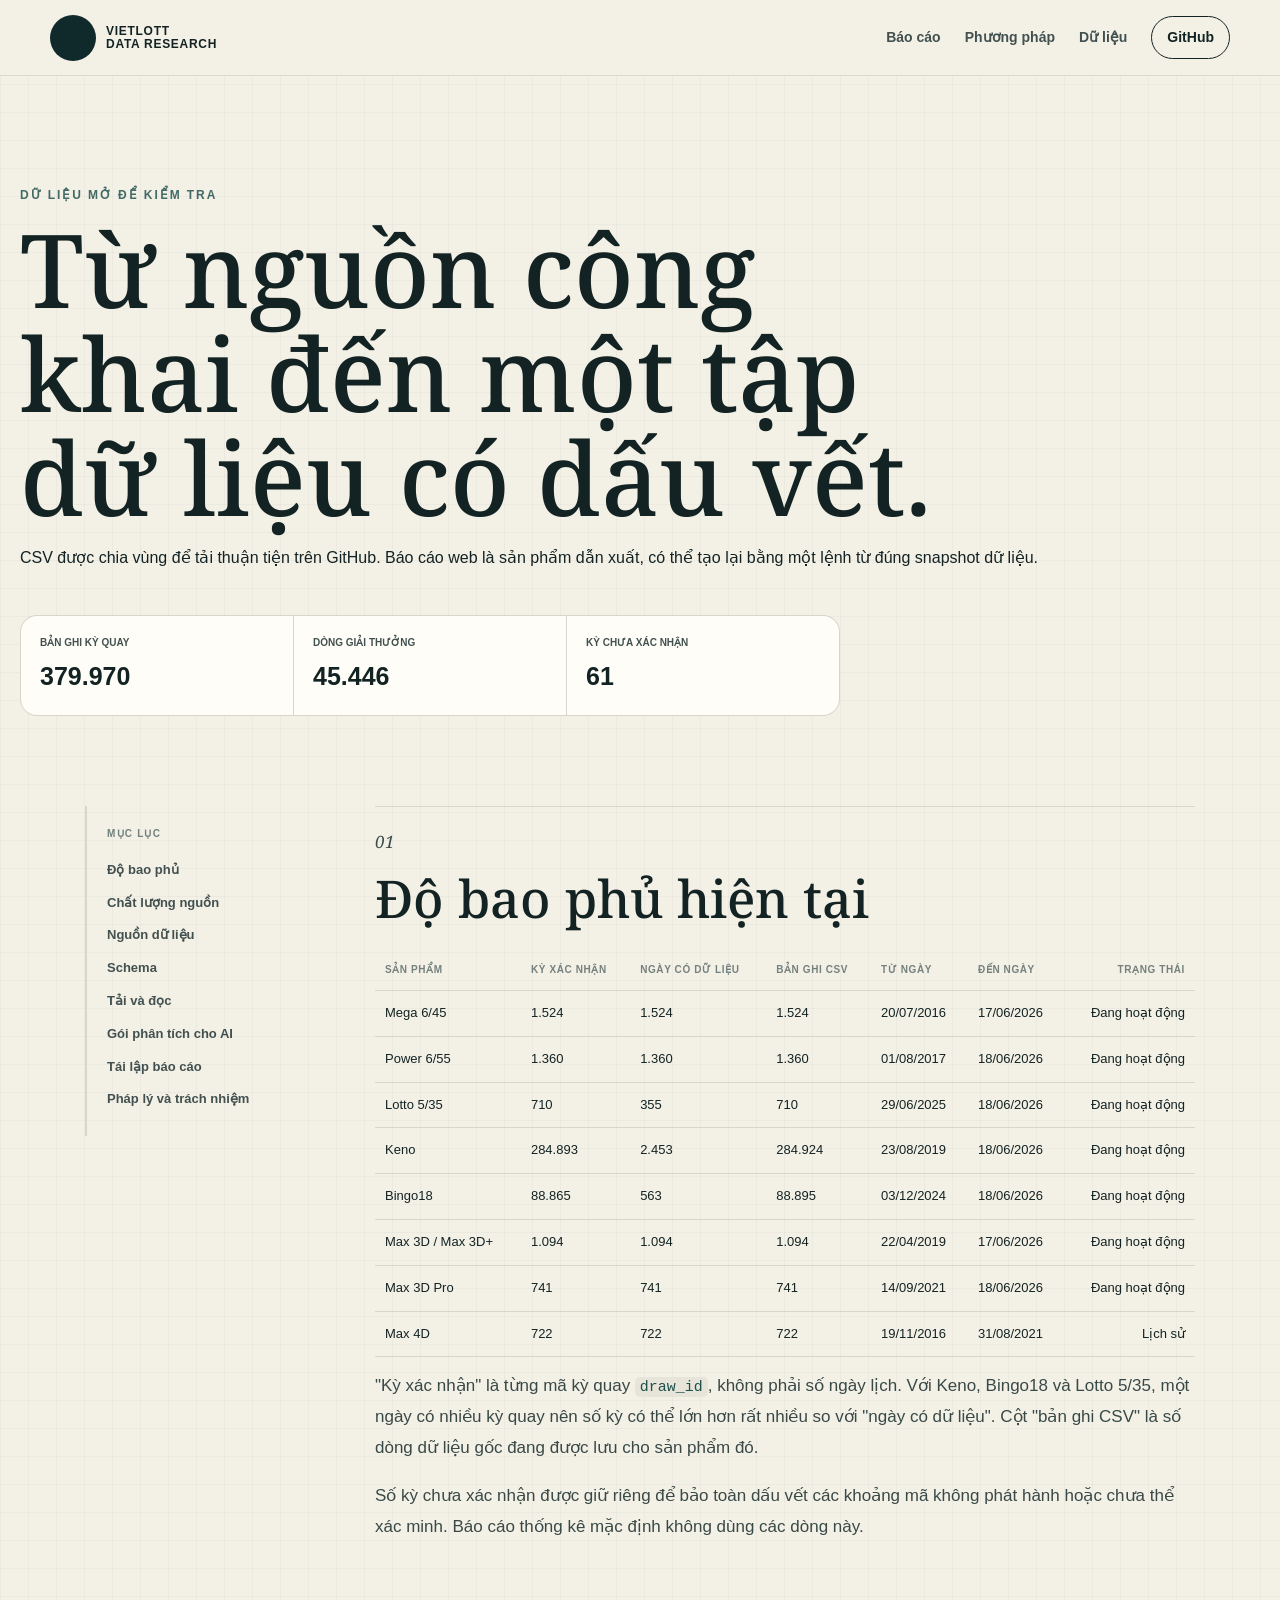
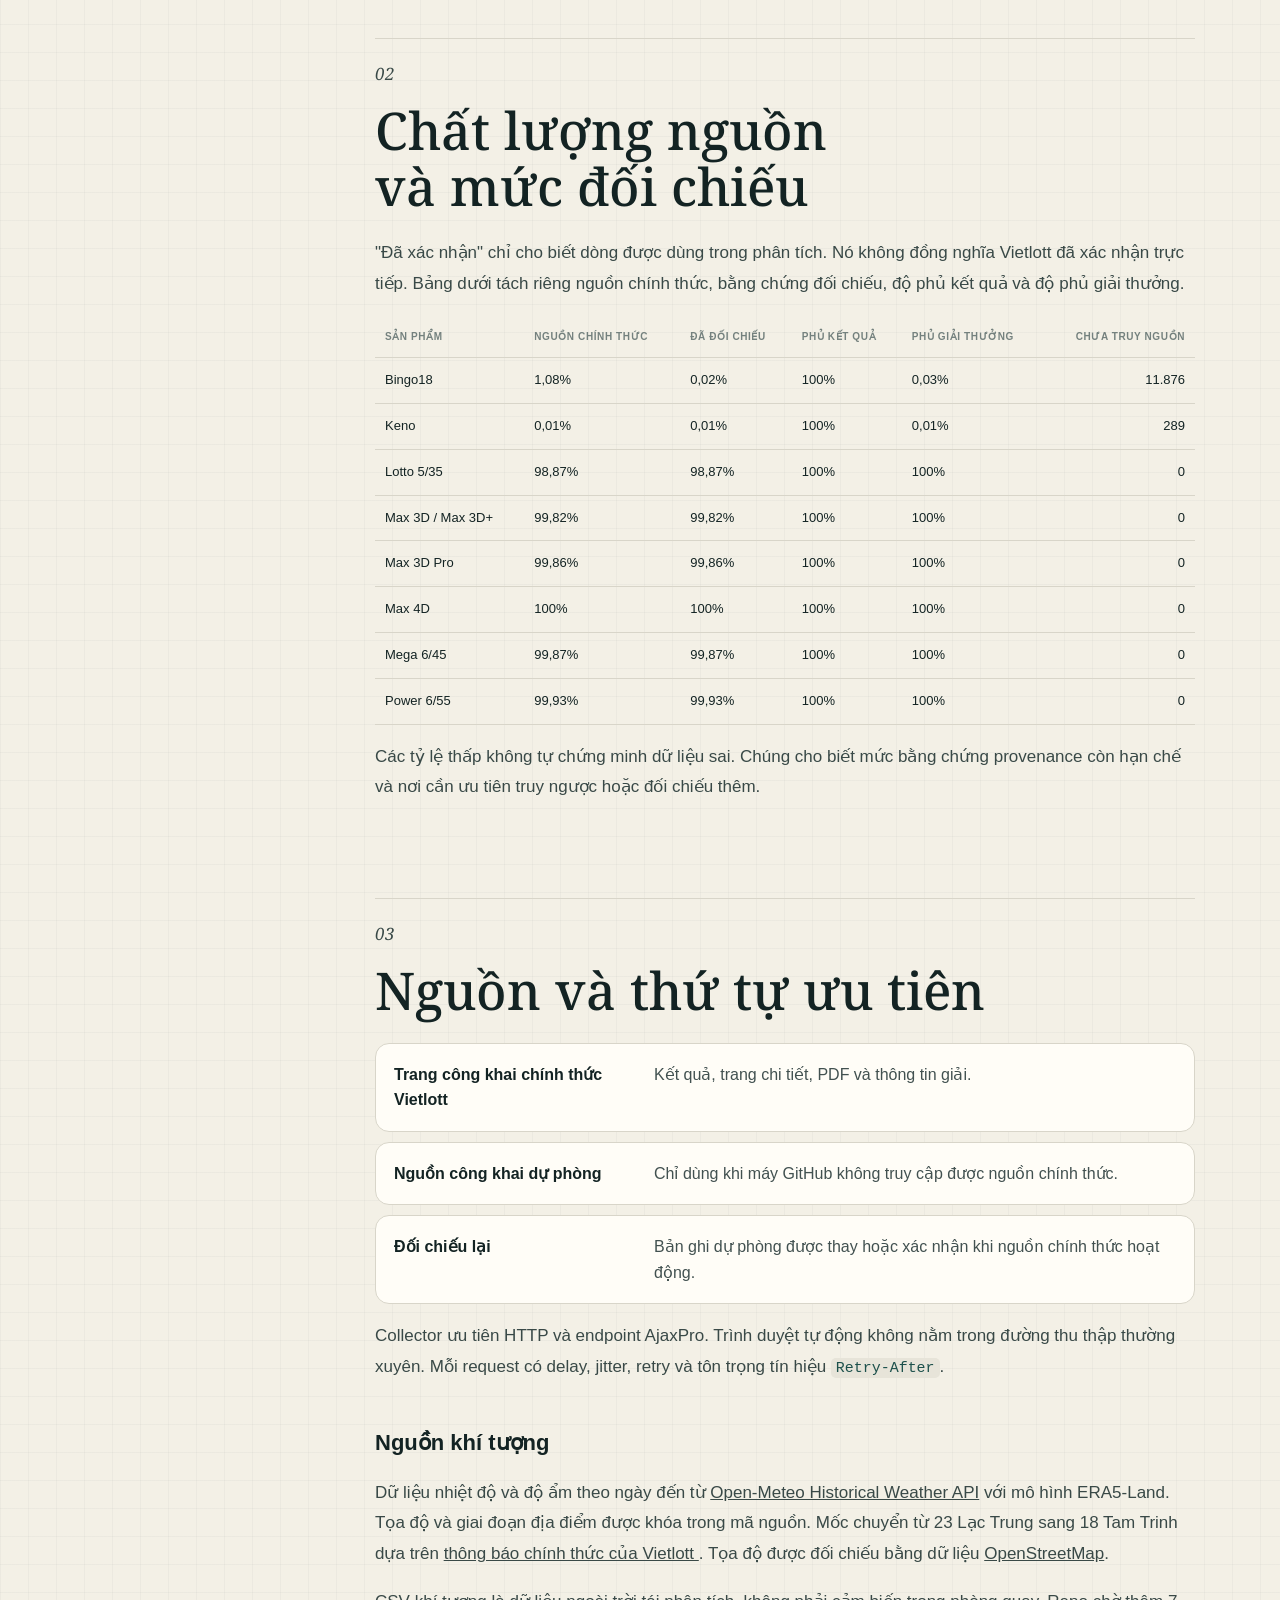
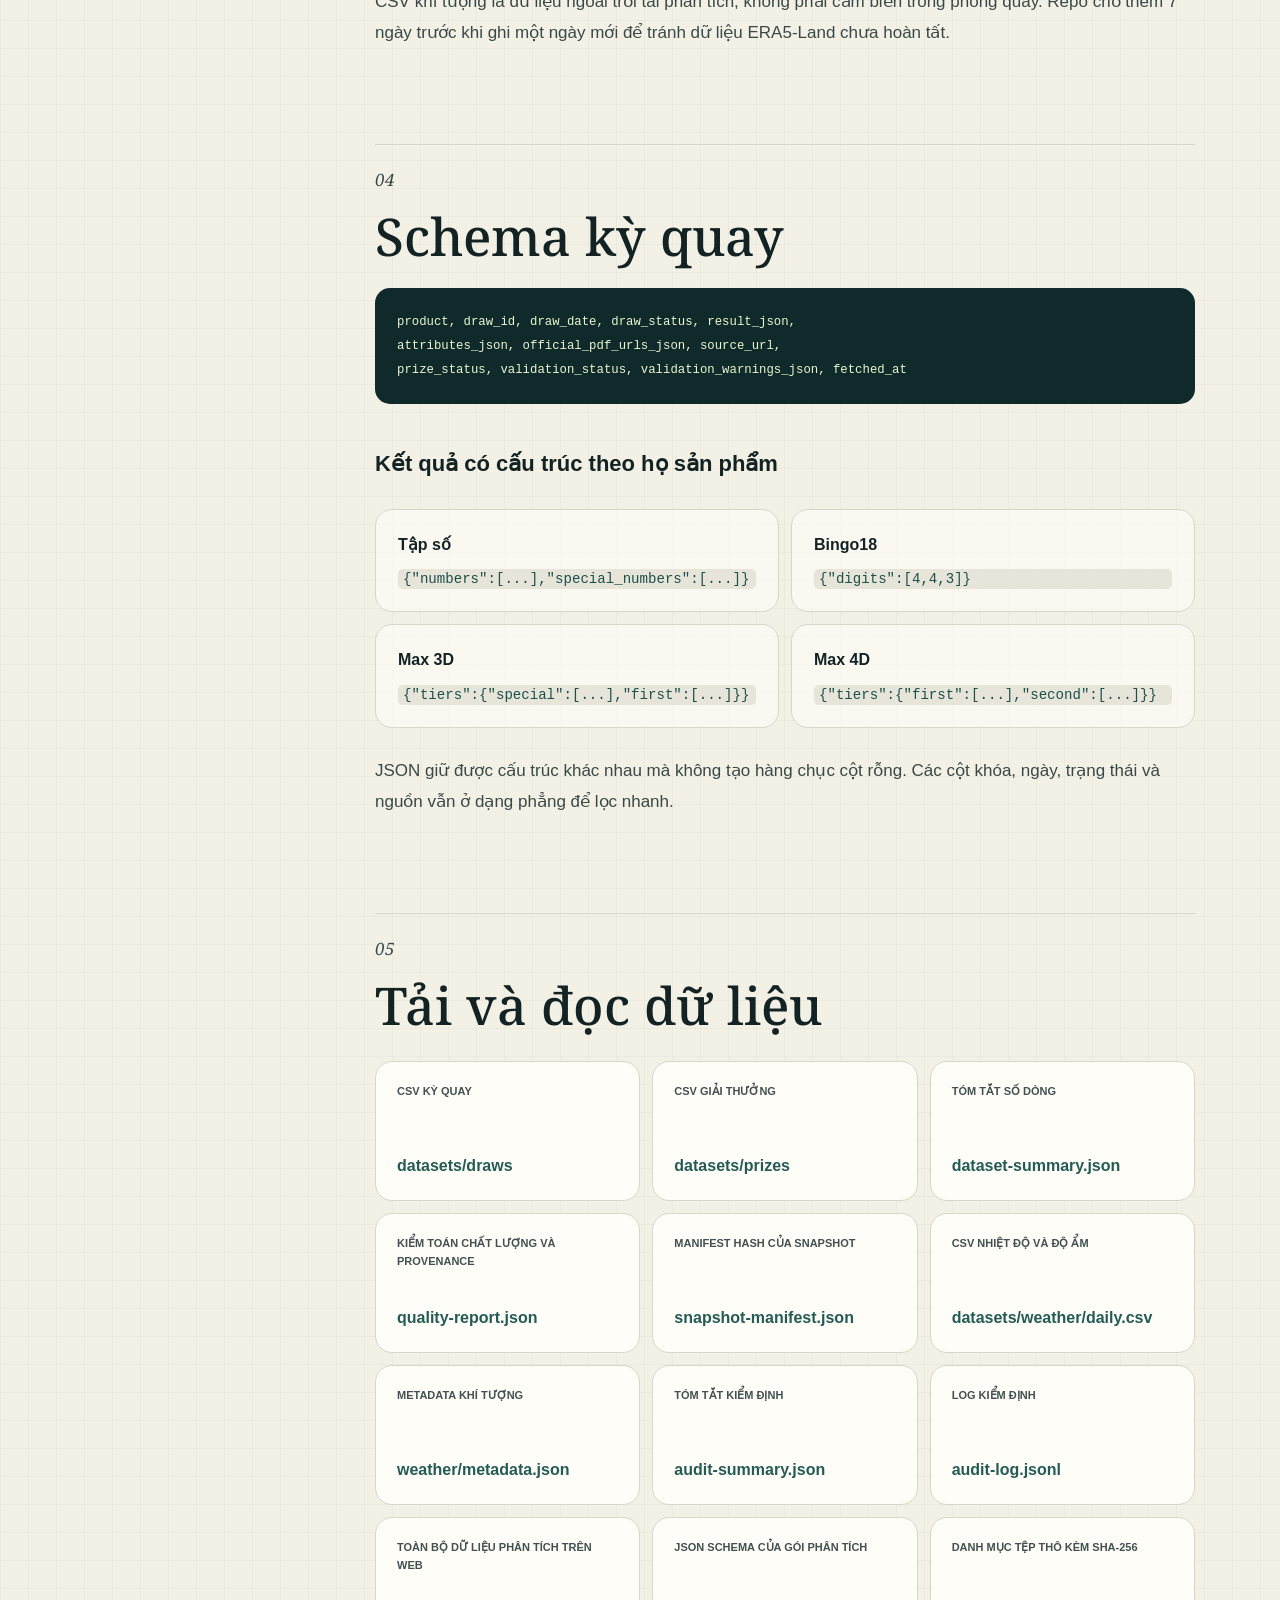
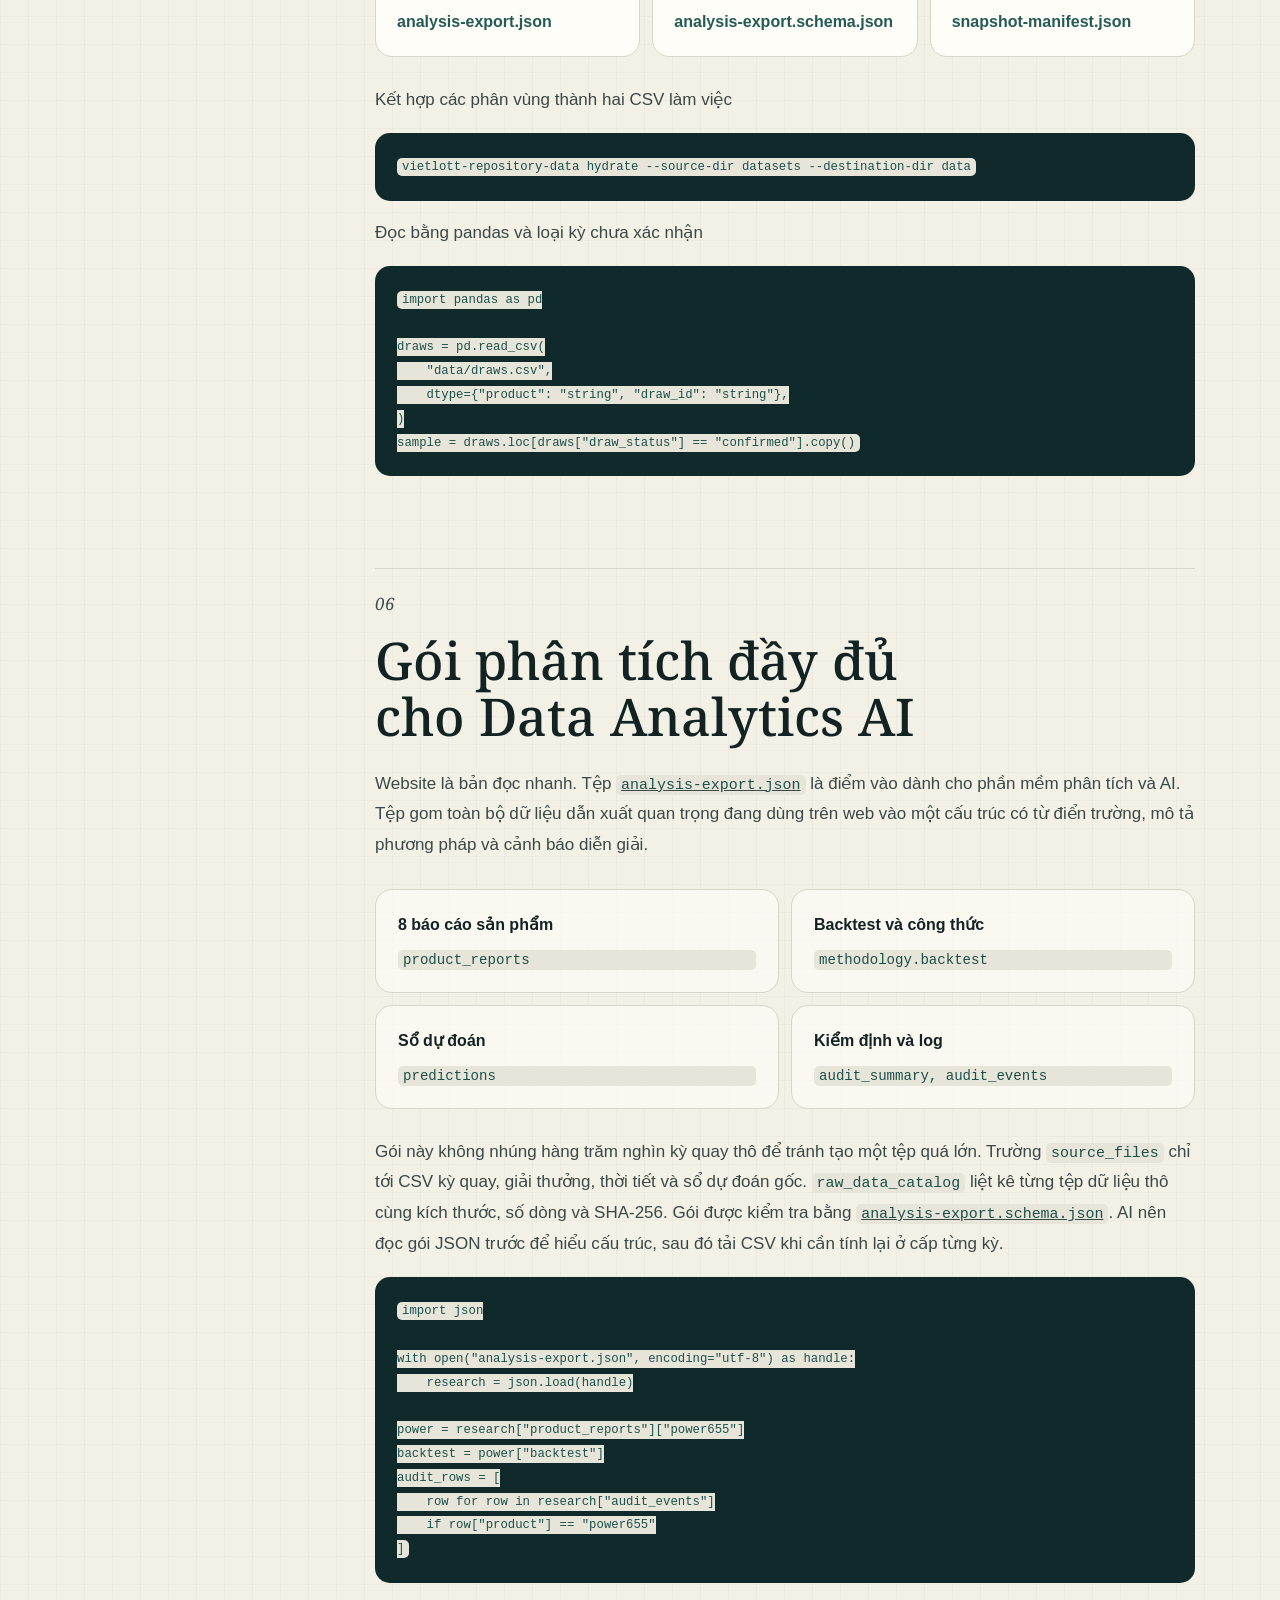
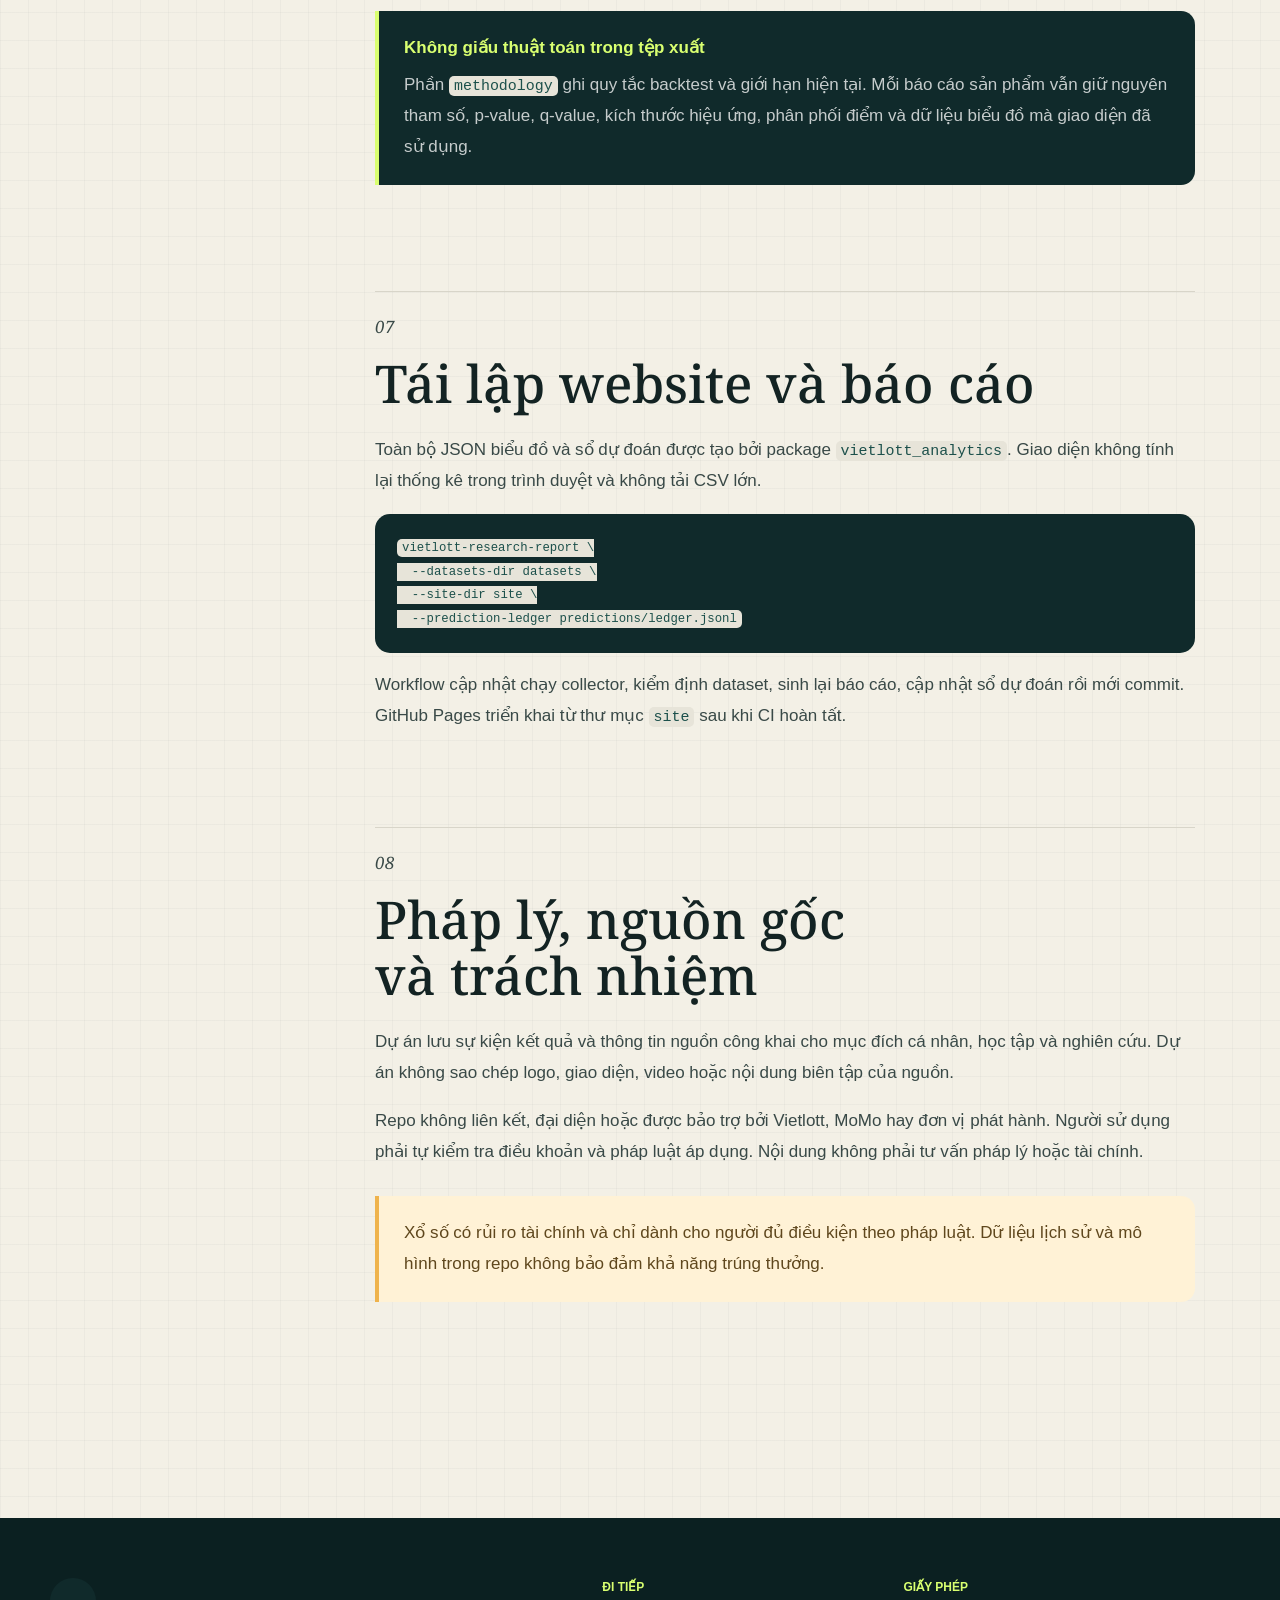
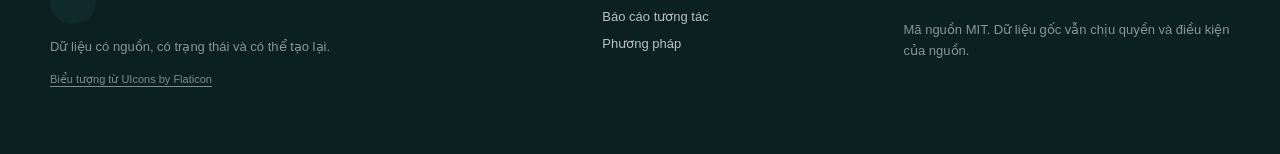
<file: site/du-lieu.html>
<!doctype html>
<html lang="vi">
<head>
  <meta charset="utf-8">
  <meta name="viewport" content="width=device-width, initial-scale=1">
  <meta name="description" content="Cấu trúc dữ liệu, nguồn và cách tái lập Vietlott Data Research.">
  <meta name="theme-color" content="#102a2b">
  <title>Dữ liệu và tái lập | Vietlott Data Research</title>
  <link rel="icon" href="assets/favicon.svg?v=20260614-9" type="image/svg+xml">
  <link rel="preconnect" href="https://fonts.googleapis.com">
  <link rel="preconnect" href="https://fonts.gstatic.com" crossorigin>
  <link rel="stylesheet" href="https://fonts.googleapis.com/css2?family=Noto+Serif:ital,wght@0,400;0,500;1,400;1,500&amp;display=swap">
  <link rel="stylesheet" href="https://cdn-uicons.flaticon.com/3.0.0/uicons-regular-rounded/css/uicons-regular-rounded.css">
  <link rel="stylesheet" href="assets/styles.css?v=20260618-4">
  <script src="assets/docs.js?v=20260618-2" defer></script>
</head>
<body>
  <a class="skip-link" href="#main">Bỏ qua điều hướng</a>
  <header class="site-header">
    <a class="brand" href="index.html">
      <span class="brand-mark" aria-hidden="true"><i class="fi fi-rr-crystal-ball"></i></span>
      <span class="brand-copy">Vietlott<br>Data Research</span>
    </a>
    <nav class="site-nav document-nav" aria-label="Điều hướng chính">
      <a href="index.html">Báo cáo</a>
      <a href="phuong-phap.html">Phương pháp</a>
      <a href="du-lieu.html" aria-current="page">Dữ liệu</a>
      <a class="nav-github" href="https://github.com/NhanAZ/vietlott-data-research">GitHub</a>
    </nav>
  </header>

  <main id="main" class="document-shell">
    <header class="document-hero data-hero">
      <p class="eyebrow">Dữ liệu mở để kiểm tra</p>
      <h1>Từ nguồn công khai đến một tập dữ liệu có dấu vết.</h1>
      <p>
        CSV được chia vùng để tải thuận tiện trên GitHub. Báo cáo web là sản phẩm
        dẫn xuất, có thể tạo lại bằng một lệnh từ đúng snapshot dữ liệu.
      </p>
      <div class="document-stats">
        <div><span>Bản ghi kỳ quay</span><strong data-manifest="draw_rows">...</strong></div>
        <div><span>Dòng giải thưởng</span><strong data-manifest="prize_rows">...</strong></div>
        <div><span>Kỳ chưa xác nhận</span><strong data-manifest="not_confirmed_rows">...</strong></div>
      </div>
    </header>

    <div class="document-layout">
      <aside class="document-toc">
        <strong>Mục lục</strong>
        <a href="#bao-phu">Độ bao phủ</a>
        <a href="#chat-luong-nguon">Chất lượng nguồn</a>
        <a href="#nguon">Nguồn dữ liệu</a>
        <a href="#schema">Schema</a>
        <a href="#tai">Tải và đọc</a>
        <a href="#xuat-ai">Gói phân tích cho AI</a>
        <a href="#tai-lap">Tái lập báo cáo</a>
        <a href="#phap-ly">Pháp lý và trách nhiệm</a>
      </aside>

      <article class="research-article">
        <section id="bao-phu">
          <p class="article-index">01</p>
          <h2>Độ bao phủ hiện tại</h2>
          <div id="coverage-table" class="table-wrap">
            <p>Đang đọc manifest dữ liệu...</p>
          </div>
          <p class="table-note">
            "Kỳ xác nhận" là từng mã kỳ quay <code>draw_id</code>, không phải số ngày lịch.
            Với Keno, Bingo18 và Lotto 5/35, một ngày có nhiều kỳ quay nên số kỳ có thể lớn
            hơn rất nhiều so với "ngày có dữ liệu". Cột "bản ghi CSV" là số dòng dữ liệu gốc
            đang được lưu cho sản phẩm đó.
          </p>
          <p>
            Số kỳ chưa xác nhận được giữ riêng để bảo toàn dấu vết các khoảng mã không
            phát hành hoặc chưa thể xác minh. Báo cáo thống kê mặc định không dùng các dòng này.
          </p>
        </section>

        <section id="chat-luong-nguon">
          <p class="article-index">02</p>
          <h2>Chất lượng nguồn và mức đối chiếu</h2>
          <p>
            "Đã xác nhận" chỉ cho biết dòng được dùng trong phân tích. Nó không đồng nghĩa
            Vietlott đã xác nhận trực tiếp. Bảng dưới tách riêng nguồn chính thức, bằng chứng
            đối chiếu, độ phủ kết quả và độ phủ giải thưởng.
          </p>
          <div id="source-quality-table" class="table-wrap">
            <p>Đang đọc báo cáo chất lượng nguồn...</p>
          </div>
          <p>
            Các tỷ lệ thấp không tự chứng minh dữ liệu sai. Chúng cho biết mức bằng chứng
            provenance còn hạn chế và nơi cần ưu tiên truy ngược hoặc đối chiếu thêm.
          </p>
        </section>

        <section id="nguon">
          <p class="article-index">03</p>
          <h2>Nguồn và thứ tự ưu tiên</h2>
          <ol class="source-order">
            <li><strong>Trang công khai chính thức Vietlott</strong><span>Kết quả, trang chi tiết, PDF và thông tin giải.</span></li>
            <li><strong>Nguồn công khai dự phòng</strong><span>Chỉ dùng khi máy GitHub không truy cập được nguồn chính thức.</span></li>
            <li><strong>Đối chiếu lại</strong><span>Bản ghi dự phòng được thay hoặc xác nhận khi nguồn chính thức hoạt động.</span></li>
          </ol>
          <p>
            Collector ưu tiên HTTP và endpoint AjaxPro. Trình duyệt tự động không nằm
            trong đường thu thập thường xuyên. Mỗi request có delay, jitter, retry và
            tôn trọng tín hiệu <code>Retry-After</code>.
          </p>
          <h3>Nguồn khí tượng</h3>
          <p>
            Dữ liệu nhiệt độ và độ ẩm theo ngày đến từ
            <a href="https://open-meteo.com/en/docs/historical-weather-api">Open-Meteo Historical Weather API</a>
            với mô hình ERA5-Land. Tọa độ và giai đoạn địa điểm được khóa trong mã nguồn.
            Mốc chuyển từ 23 Lạc Trung sang 18 Tam Trinh dựa trên
            <a href="https://www.vietlott.vn/vi/tin-tuc/20199-thong-bao-thay-doi-dia-diem-trung-tam-quay-so-mo-thuong/">
              thông báo chính thức của Vietlott
            </a>.
            Tọa độ được đối chiếu bằng dữ liệu
            <a href="https://www.openstreetmap.org/copyright">OpenStreetMap</a>.
          </p>
          <p>
            CSV khí tượng là dữ liệu ngoài trời tái phân tích, không phải cảm biến trong
            phòng quay. Repo chờ thêm 7 ngày trước khi ghi một ngày mới để tránh dữ liệu
            ERA5-Land chưa hoàn tất.
          </p>
        </section>

        <section id="schema">
          <p class="article-index">04</p>
          <h2>Schema kỳ quay</h2>
          <div class="code-block">
            <code>product, draw_id, draw_date, draw_status, result_json,<br>
            attributes_json, official_pdf_urls_json, source_url,<br>
            prize_status, validation_status, validation_warnings_json, fetched_at</code>
          </div>
          <h3>Kết quả có cấu trúc theo họ sản phẩm</h3>
          <div class="schema-grid">
            <article><strong>Tập số</strong><code>{"numbers":[...],"special_numbers":[...]}</code></article>
            <article><strong>Bingo18</strong><code>{"digits":[4,4,3]}</code></article>
            <article><strong>Max 3D</strong><code>{"tiers":{"special":[...],"first":[...]}}</code></article>
            <article><strong>Max 4D</strong><code>{"tiers":{"first":[...],"second":[...]}}</code></article>
          </div>
          <p>
            JSON giữ được cấu trúc khác nhau mà không tạo hàng chục cột rỗng. Các cột
            khóa, ngày, trạng thái và nguồn vẫn ở dạng phẳng để lọc nhanh.
          </p>
        </section>

        <section id="tai">
          <p class="article-index">05</p>
          <h2>Tải và đọc dữ liệu</h2>
          <div class="download-grid">
            <a href="https://github.com/NhanAZ/vietlott-data-research/tree/main/datasets/draws">
              <span>CSV kỳ quay</span><strong>datasets/draws</strong>
            </a>
            <a href="https://github.com/NhanAZ/vietlott-data-research/tree/main/datasets/prizes">
              <span>CSV giải thưởng</span><strong>datasets/prizes</strong>
            </a>
            <a href="https://github.com/NhanAZ/vietlott-data-research/blob/main/datasets/metadata/dataset-summary.json">
              <span>Tóm tắt số dòng</span><strong>dataset-summary.json</strong>
            </a>
            <a href="https://github.com/NhanAZ/vietlott-data-research/blob/main/datasets/metadata/quality-report.json">
              <span>Kiểm toán chất lượng và provenance</span><strong>quality-report.json</strong>
            </a>
            <a href="https://github.com/NhanAZ/vietlott-data-research/blob/main/datasets/metadata/snapshot-manifest.json">
              <span>Manifest hash của snapshot</span><strong>snapshot-manifest.json</strong>
            </a>
            <a href="https://github.com/NhanAZ/vietlott-data-research/blob/main/datasets/weather/daily.csv">
              <span>CSV nhiệt độ và độ ẩm</span><strong>datasets/weather/daily.csv</strong>
            </a>
            <a href="https://github.com/NhanAZ/vietlott-data-research/blob/main/datasets/weather/metadata.json">
              <span>Metadata khí tượng</span><strong>weather/metadata.json</strong>
            </a>
            <a href="data/audit-summary.json">
              <span>Tóm tắt kiểm định</span><strong>audit-summary.json</strong>
            </a>
            <a href="data/audit-log.jsonl">
              <span>Log kiểm định</span><strong>audit-log.jsonl</strong>
            </a>
            <a href="data/analysis-export.json">
              <span>Toàn bộ dữ liệu phân tích trên web</span><strong>analysis-export.json</strong>
            </a>
            <a href="data/analysis-export.schema.json">
              <span>JSON Schema của gói phân tích</span><strong>analysis-export.schema.json</strong>
            </a>
            <a href="data/snapshot-manifest.json">
              <span>Danh mục tệp thô kèm SHA-256</span><strong>snapshot-manifest.json</strong>
            </a>
          </div>
          <p>Kết hợp các phân vùng thành hai CSV làm việc</p>
          <pre><code>vietlott-repository-data hydrate --source-dir datasets --destination-dir data</code></pre>
          <p>Đọc bằng pandas và loại kỳ chưa xác nhận</p>
          <pre><code>import pandas as pd

draws = pd.read_csv(
    "data/draws.csv",
    dtype={"product": "string", "draw_id": "string"},
)
sample = draws.loc[draws["draw_status"] == "confirmed"].copy()</code></pre>
        </section>

        <section id="xuat-ai">
          <p class="article-index">06</p>
          <h2>Gói phân tích đầy đủ cho Data Analytics AI</h2>
          <p>
            Website là bản đọc nhanh. Tệp
            <a href="data/analysis-export.json"><code>analysis-export.json</code></a>
            là điểm vào dành cho phần mềm phân tích và AI. Tệp gom toàn bộ dữ liệu
            dẫn xuất quan trọng đang dùng trên web vào một cấu trúc có từ điển trường,
            mô tả phương pháp và cảnh báo diễn giải.
          </p>
          <div class="schema-grid">
            <article><strong>8 báo cáo sản phẩm</strong><code>product_reports</code></article>
            <article><strong>Backtest và công thức</strong><code>methodology.backtest</code></article>
            <article><strong>Sổ dự đoán</strong><code>predictions</code></article>
            <article><strong>Kiểm định và log</strong><code>audit_summary, audit_events</code></article>
          </div>
          <p>
            Gói này không nhúng hàng trăm nghìn kỳ quay thô để tránh tạo một tệp quá
            lớn. Trường <code>source_files</code> chỉ tới CSV kỳ quay, giải thưởng,
            thời tiết và sổ dự đoán gốc. <code>raw_data_catalog</code> liệt kê từng tệp
            dữ liệu thô cùng kích thước, số dòng và SHA-256. Gói được kiểm tra bằng
            <a href="data/analysis-export.schema.json"><code>analysis-export.schema.json</code></a>.
            AI nên đọc gói JSON trước để hiểu cấu trúc,
            sau đó tải CSV khi cần tính lại ở cấp từng kỳ.
          </p>
          <pre><code>import json

with open("analysis-export.json", encoding="utf-8") as handle:
    research = json.load(handle)

power = research["product_reports"]["power655"]
backtest = power["backtest"]
audit_rows = [
    row for row in research["audit_events"]
    if row["product"] == "power655"
]</code></pre>
          <p class="callout evidence">
            <strong>Không giấu thuật toán trong tệp xuất</strong>
            Phần <code>methodology</code> ghi quy tắc backtest và giới hạn hiện tại.
            Mỗi báo cáo sản phẩm vẫn giữ nguyên tham số, p-value, q-value, kích thước
            hiệu ứng, phân phối điểm và dữ liệu biểu đồ mà giao diện đã sử dụng.
          </p>
        </section>

        <section id="tai-lap">
          <p class="article-index">07</p>
          <h2>Tái lập website và báo cáo</h2>
          <p>
            Toàn bộ JSON biểu đồ và sổ dự đoán được tạo bởi package
            <code>vietlott_analytics</code>. Giao diện không tính lại thống kê trong
            trình duyệt và không tải CSV lớn.
          </p>
          <pre><code>vietlott-research-report \
  --datasets-dir datasets \
  --site-dir site \
  --prediction-ledger predictions/ledger.jsonl</code></pre>
          <p>
            Workflow cập nhật chạy collector, kiểm định dataset, sinh lại báo cáo,
            cập nhật sổ dự đoán rồi mới commit. GitHub Pages triển khai từ thư mục
            <code>site</code> sau khi CI hoàn tất.
          </p>
        </section>

        <section id="phap-ly">
          <p class="article-index">08</p>
          <h2>Pháp lý, nguồn gốc và trách nhiệm</h2>
          <p>
            Dự án lưu sự kiện kết quả và thông tin nguồn công khai cho mục đích cá
            nhân, học tập và nghiên cứu. Dự án không sao chép logo, giao diện, video
            hoặc nội dung biên tập của nguồn.
          </p>
          <p>
            Repo không liên kết, đại diện hoặc được bảo trợ bởi Vietlott, MoMo hay
            đơn vị phát hành. Người sử dụng phải tự kiểm tra điều khoản và pháp luật
            áp dụng. Nội dung không phải tư vấn pháp lý hoặc tài chính.
          </p>
          <p class="callout warning">
            Xổ số có rủi ro tài chính và chỉ dành cho người đủ điều kiện theo pháp luật.
            Dữ liệu lịch sử và mô hình trong repo không bảo đảm khả năng trúng thưởng.
          </p>
        </section>
      </article>
    </div>
  </main>

  <footer class="site-footer">
    <div class="shell footer-grid">
      <div>
        <span class="brand-mark" aria-hidden="true"><i class="fi fi-rr-crystal-ball"></i></span>
        <p>Dữ liệu có nguồn, có trạng thái và có thể tạo lại.</p>
        <a class="icon-credit" href="https://www.flaticon.com/free-icon-font/crystal-ball_8034121">Biểu tượng từ UIcons by Flaticon</a>
      </div>
      <div><strong>Đi tiếp</strong><a href="index.html">Báo cáo tương tác</a><a href="phuong-phap.html">Phương pháp</a></div>
      <div><strong>Giấy phép</strong><p>Mã nguồn MIT. Dữ liệu gốc vẫn chịu quyền và điều kiện của nguồn.</p></div>
    </div>
  </footer>
</body>
</html>
</file>
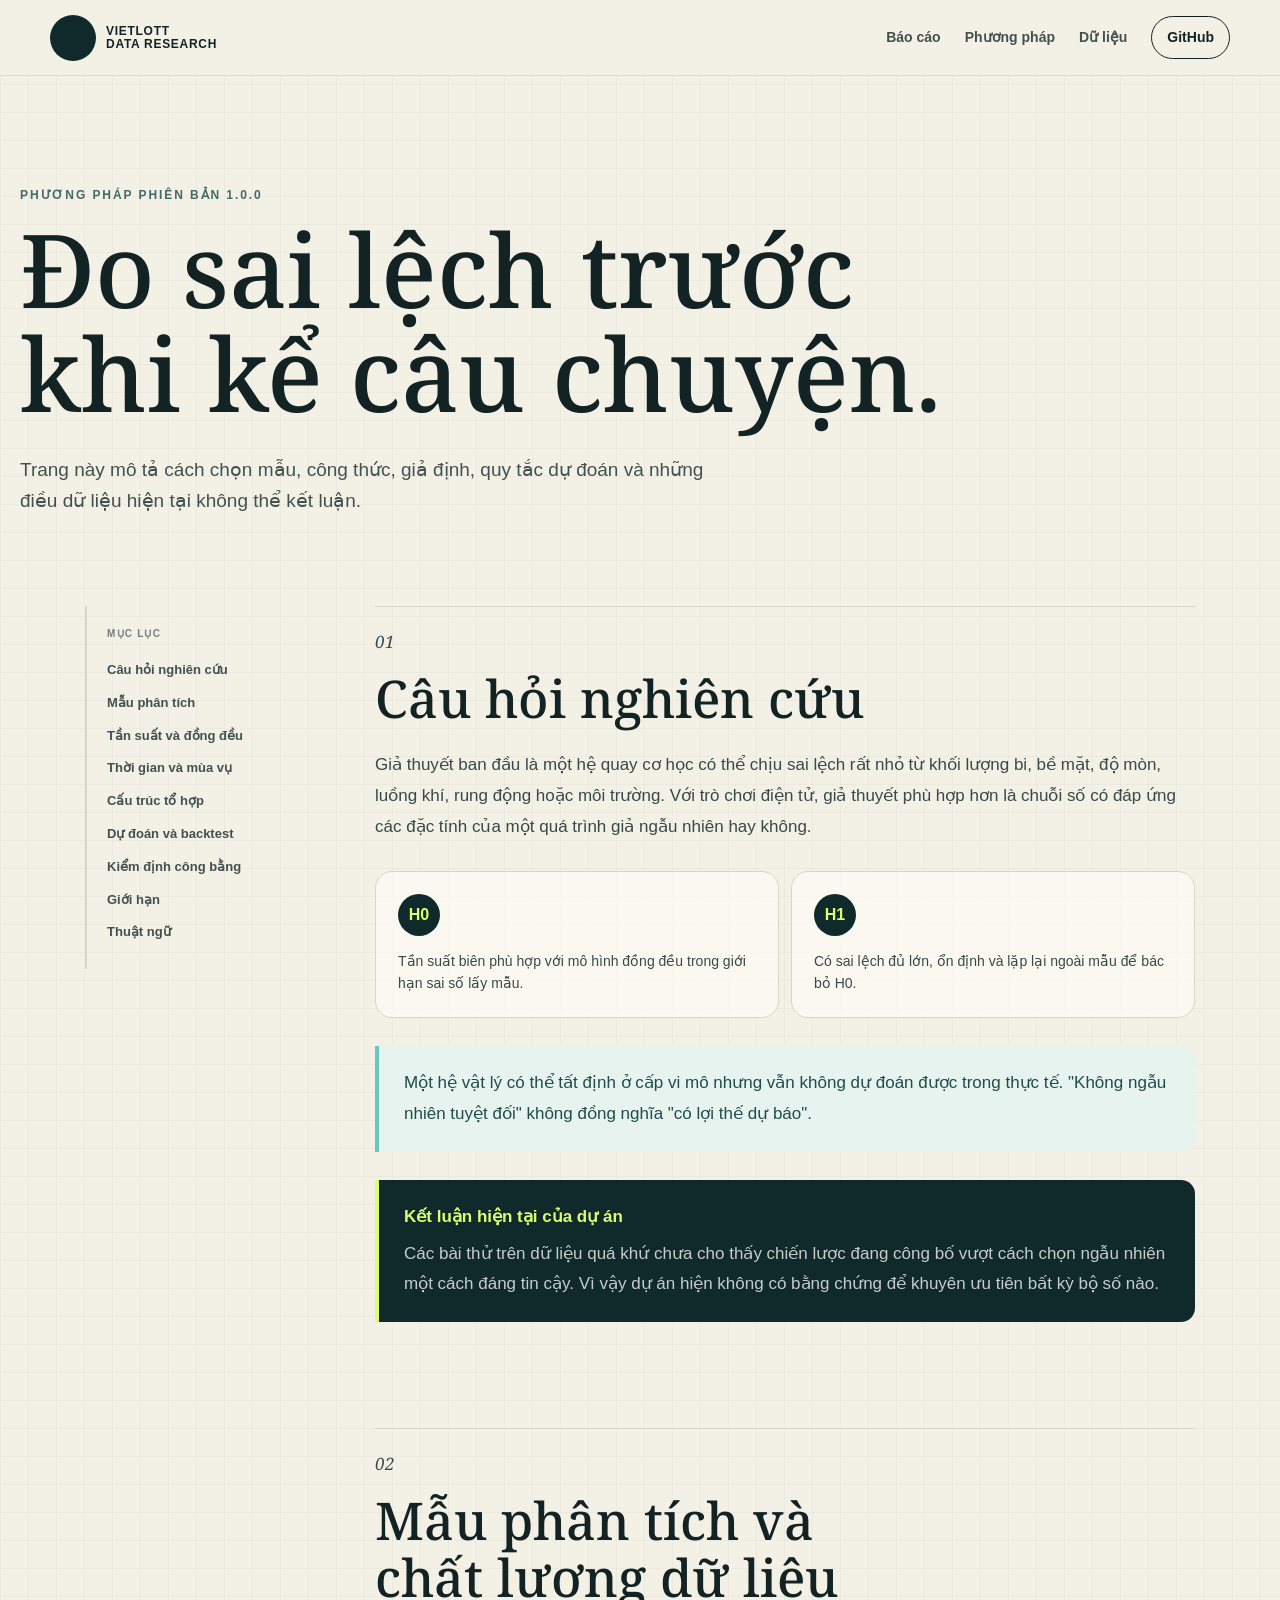
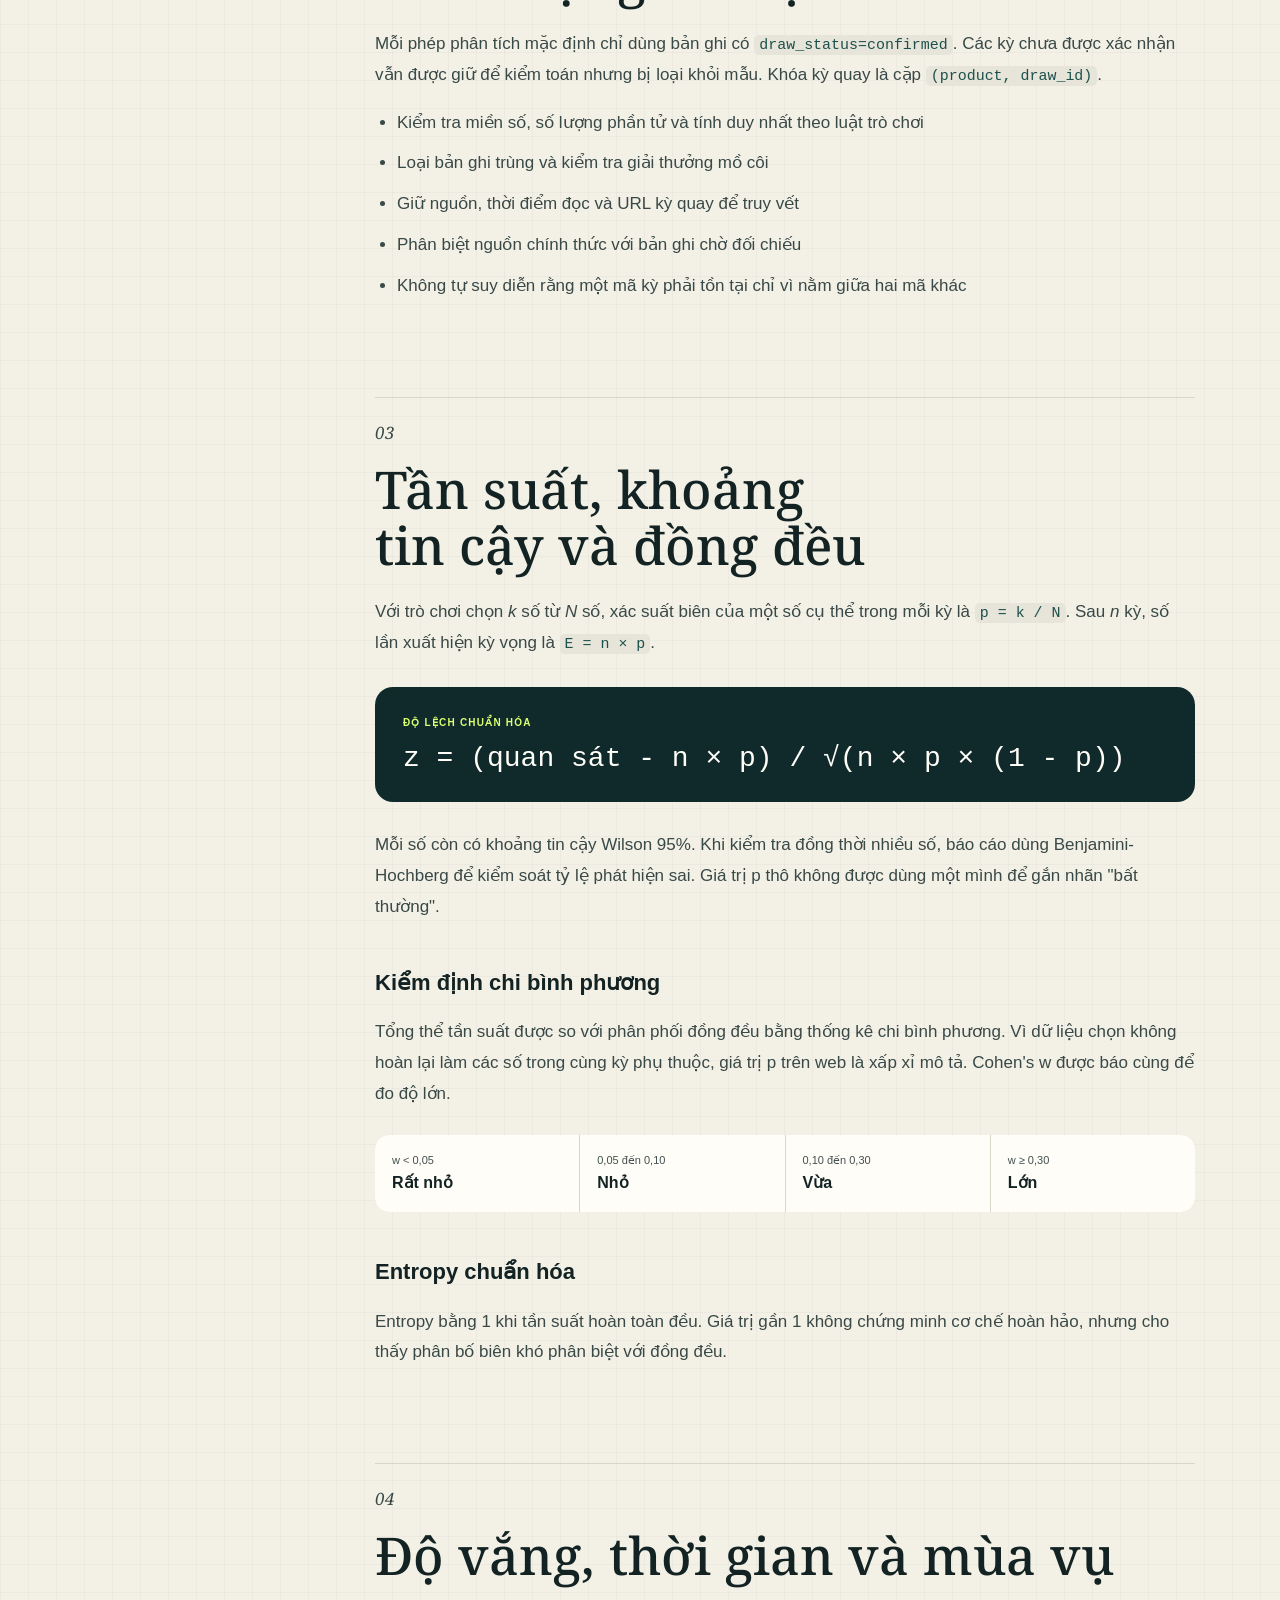
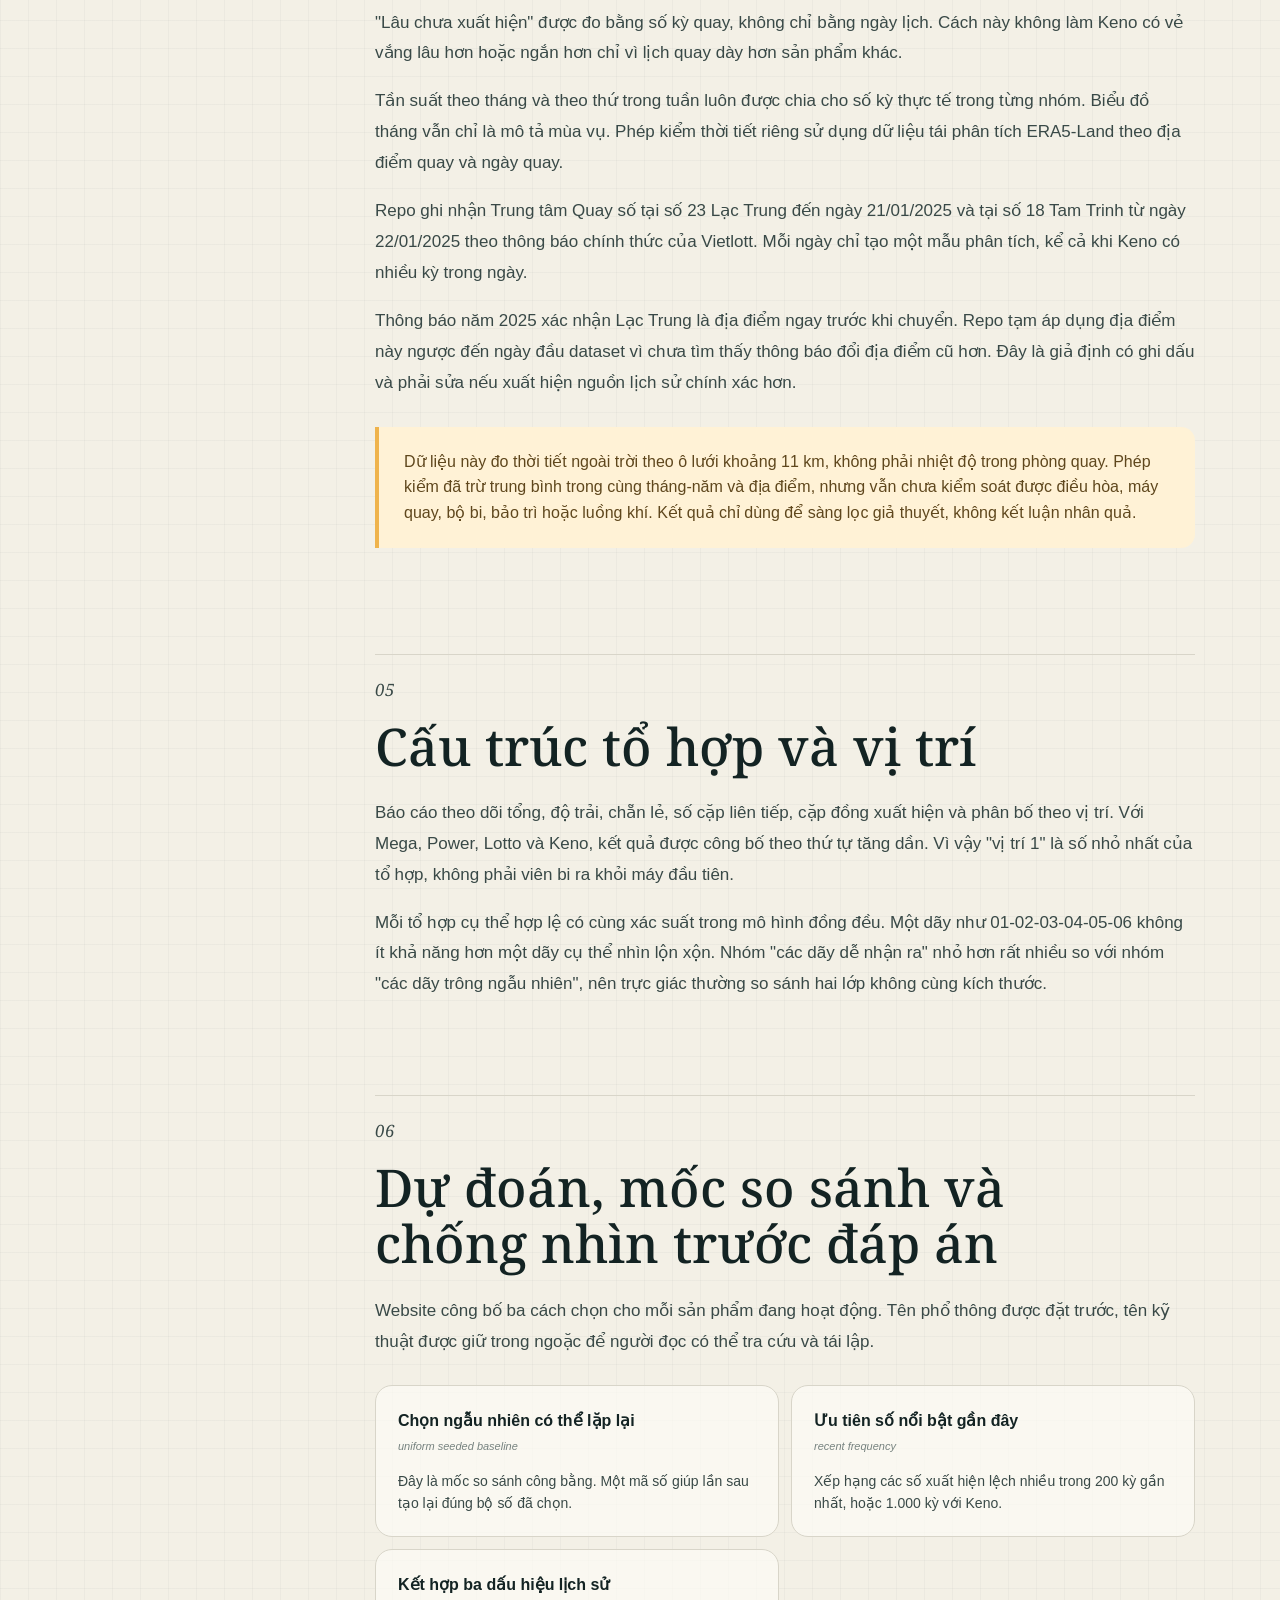
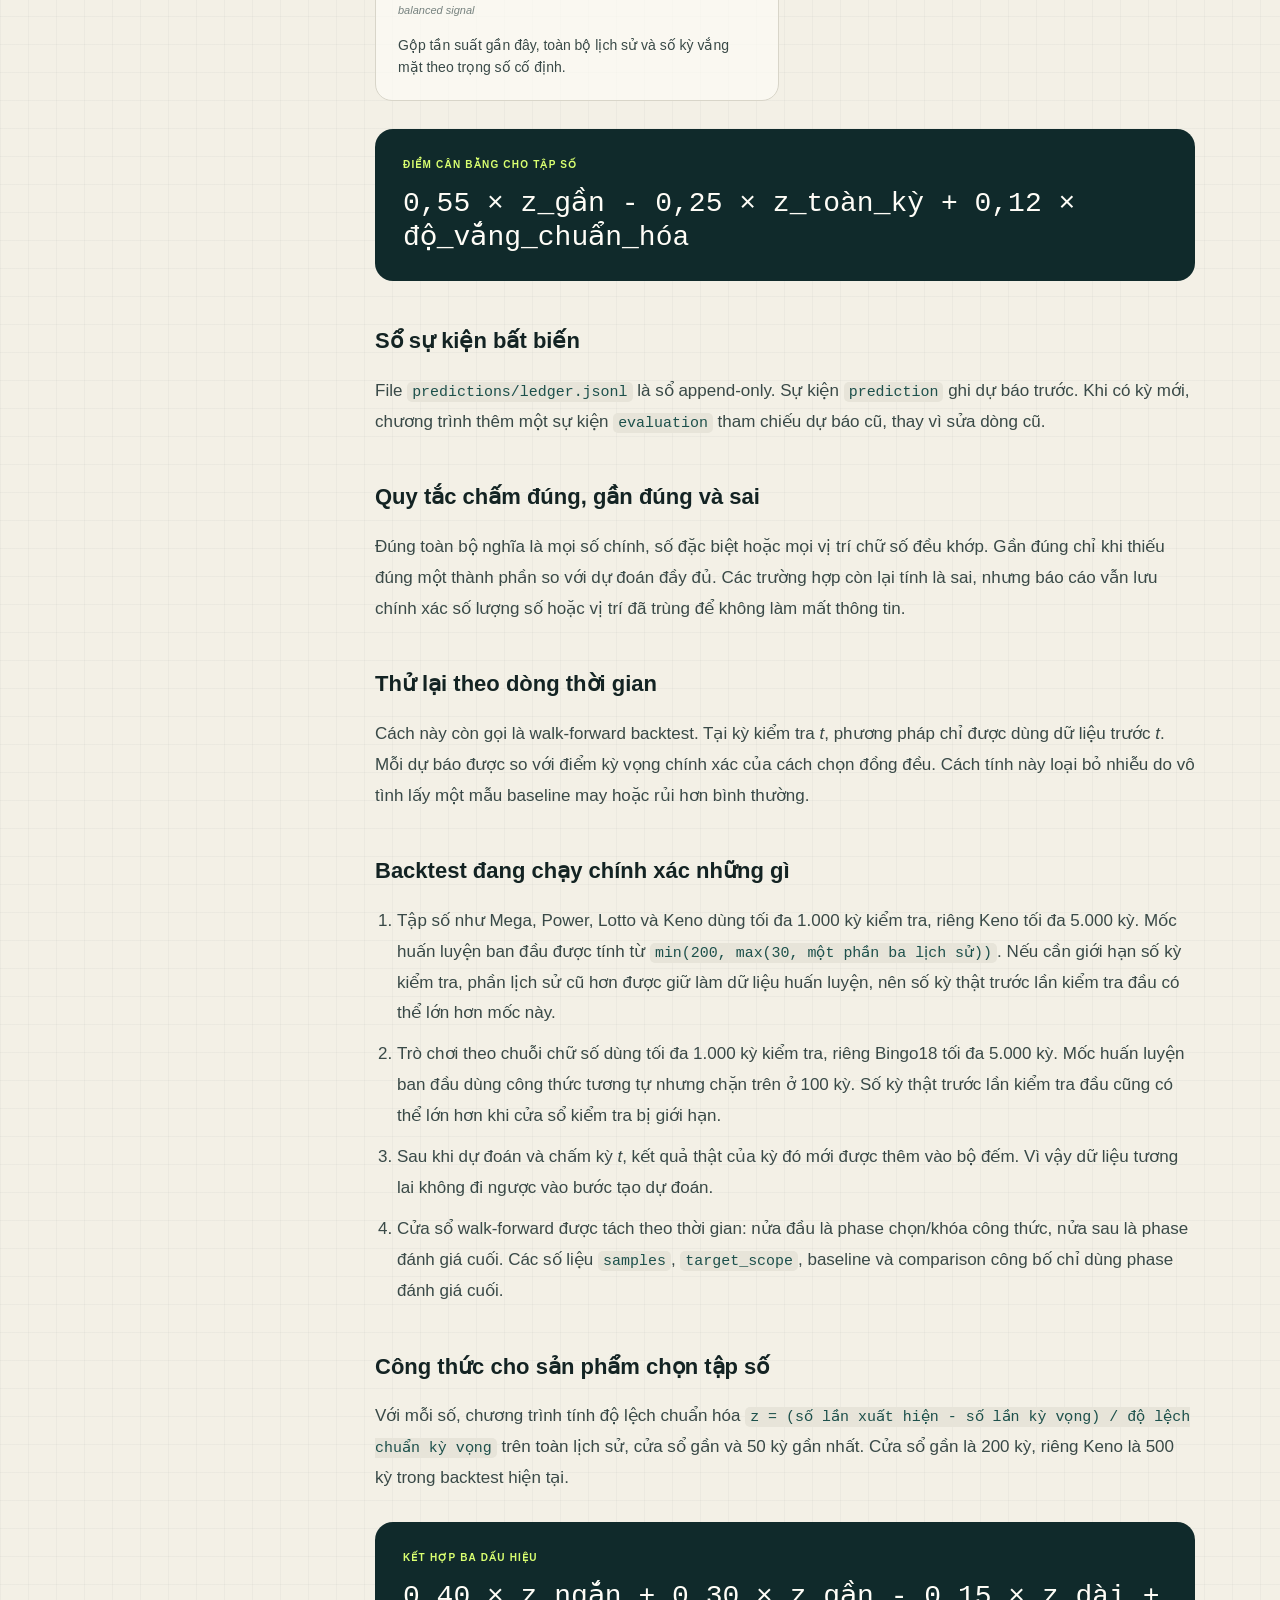
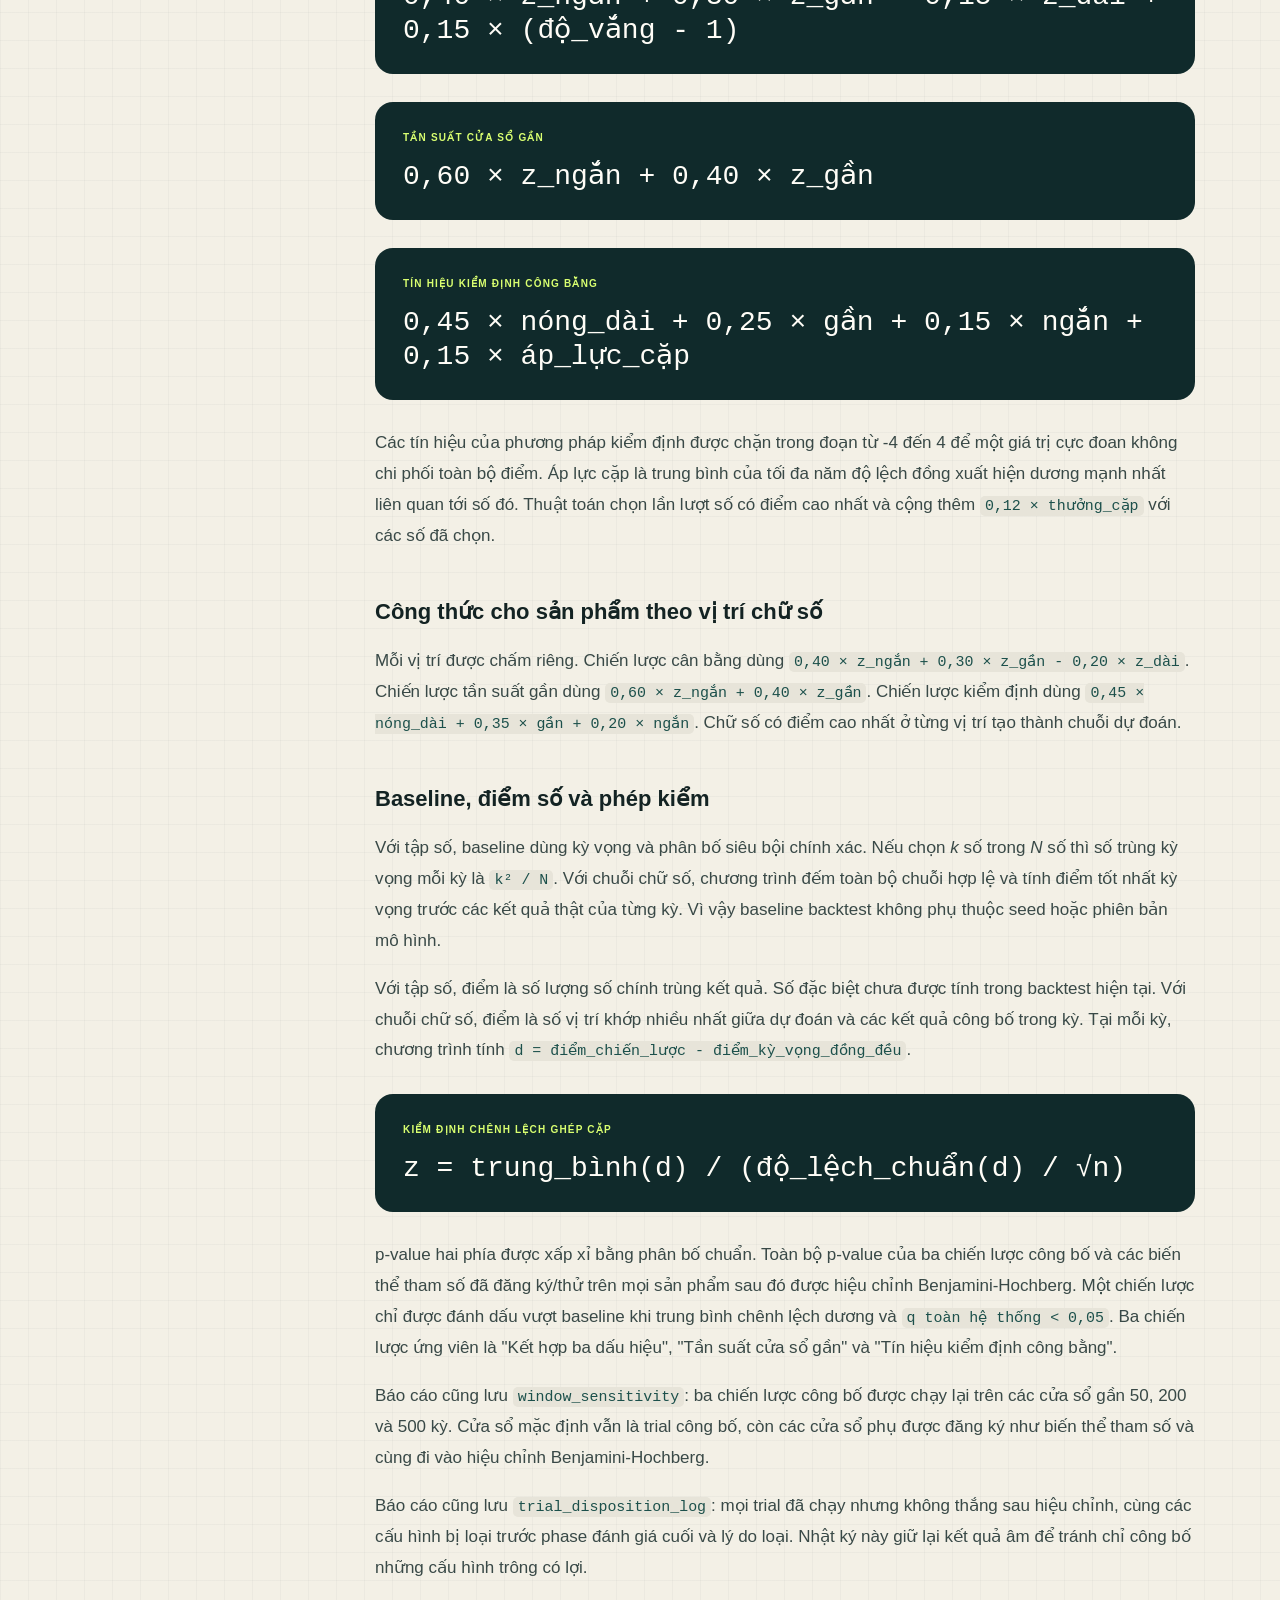
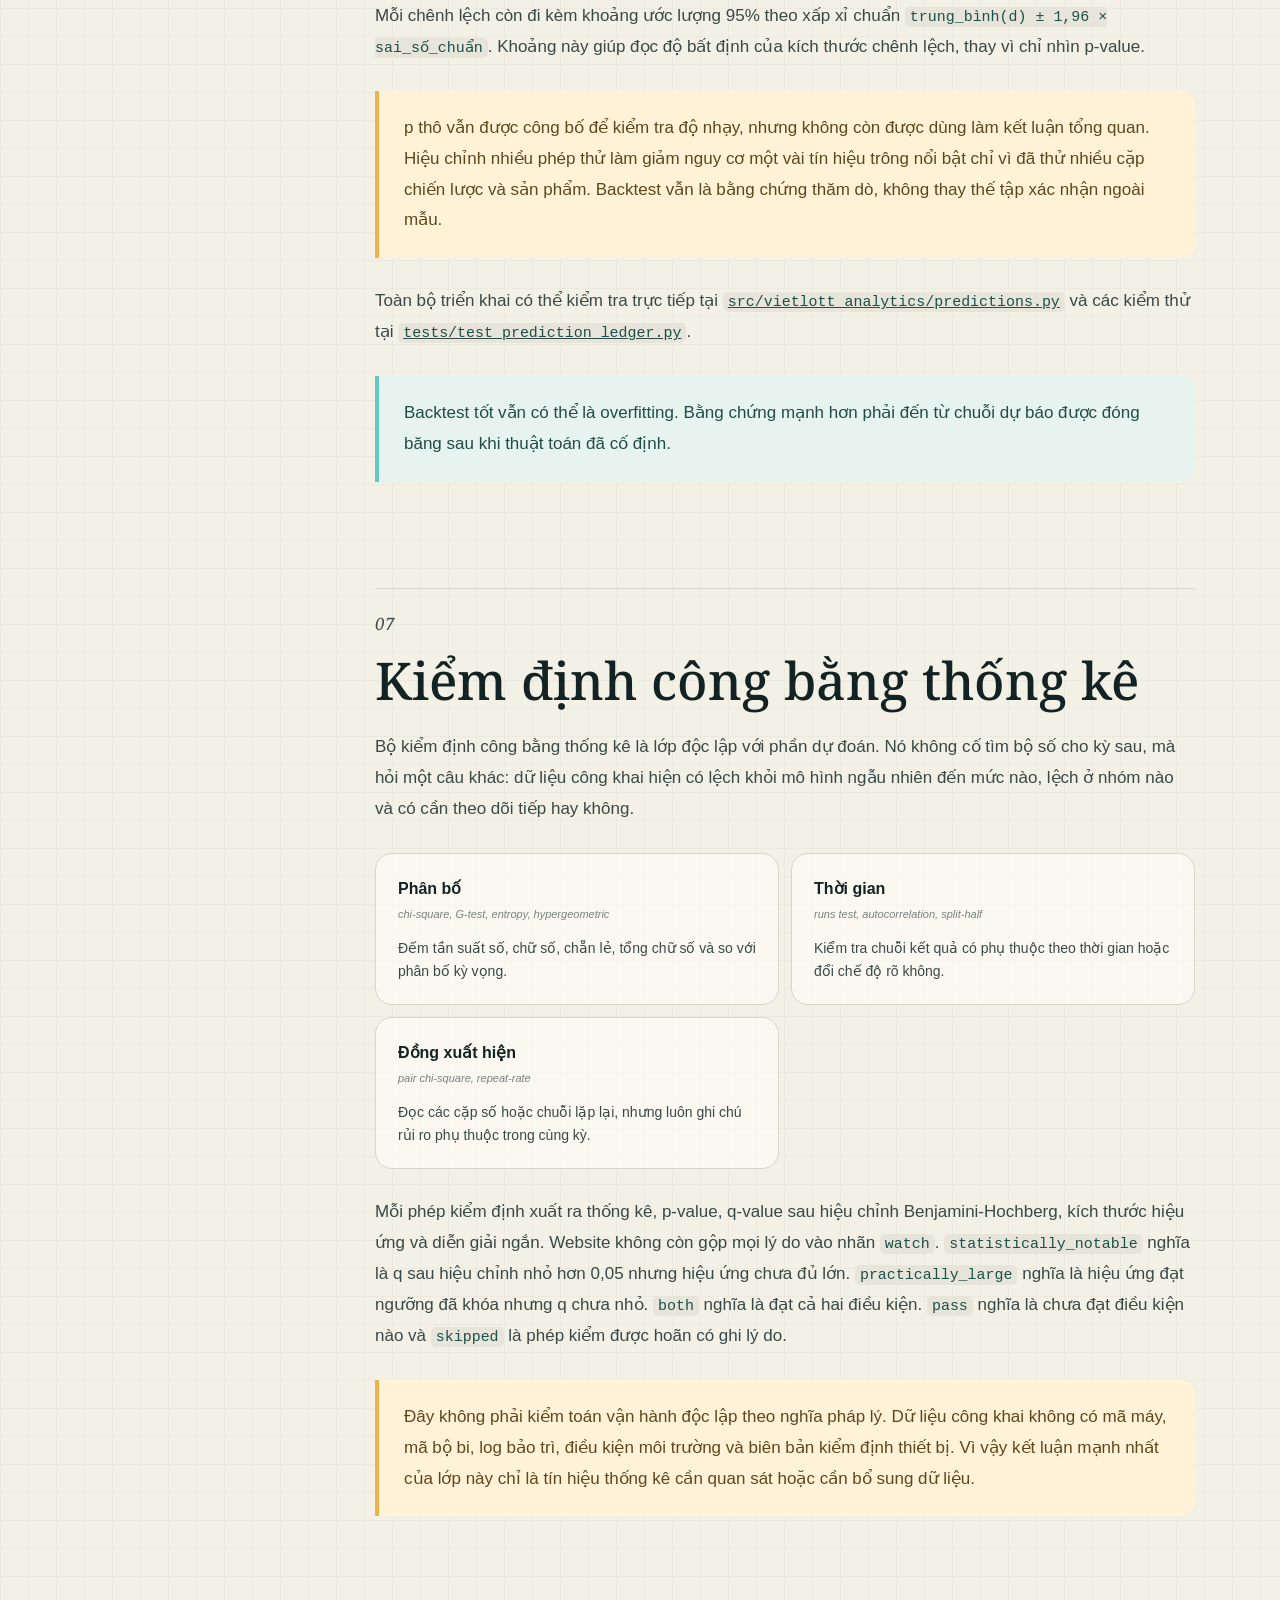
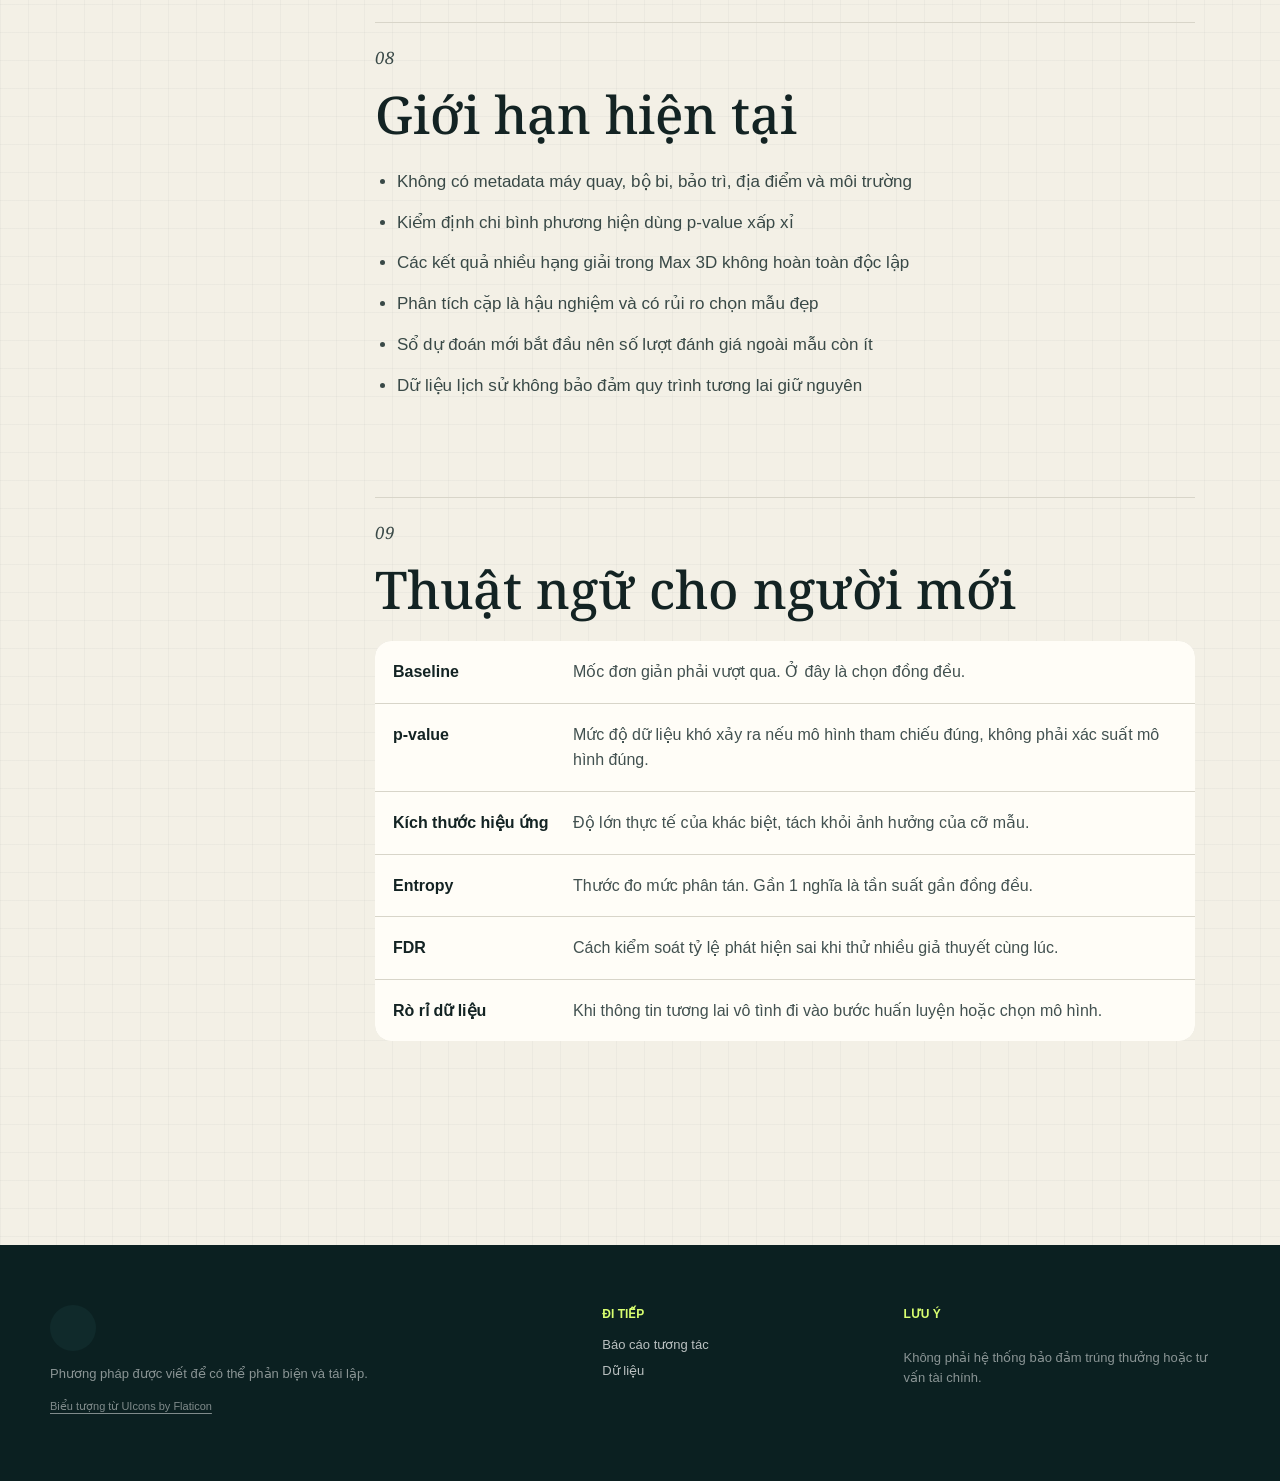
<file: site/phuong-phap.html>
<!doctype html>
<html lang="vi">
<head>
  <meta charset="utf-8">
  <meta name="viewport" content="width=device-width, initial-scale=1">
  <meta name="description" content="Phương pháp thống kê và đánh giá dự đoán của Vietlott Data Research.">
  <meta name="theme-color" content="#102a2b">
  <title>Phương pháp nghiên cứu | Vietlott Data Research</title>
  <link rel="icon" href="assets/favicon.svg?v=20260614-9" type="image/svg+xml">
  <link rel="preconnect" href="https://fonts.googleapis.com">
  <link rel="preconnect" href="https://fonts.gstatic.com" crossorigin>
  <link rel="stylesheet" href="https://fonts.googleapis.com/css2?family=Noto+Serif:ital,wght@0,400;0,500;1,400;1,500&amp;display=swap">
  <link rel="stylesheet" href="https://cdn-uicons.flaticon.com/3.0.0/uicons-regular-rounded/css/uicons-regular-rounded.css">
  <link rel="stylesheet" href="assets/styles.css?v=20260618-6">
</head>
<body>
  <a class="skip-link" href="#main">Bỏ qua điều hướng</a>
  <header class="site-header">
    <a class="brand" href="index.html">
      <span class="brand-mark" aria-hidden="true"><i class="fi fi-rr-crystal-ball"></i></span>
      <span class="brand-copy">Vietlott<br>Data Research</span>
    </a>
    <nav class="site-nav document-nav" aria-label="Điều hướng chính">
      <a href="index.html">Báo cáo</a>
      <a href="phuong-phap.html" aria-current="page">Phương pháp</a>
      <a href="du-lieu.html">Dữ liệu</a>
      <a class="nav-github" href="https://github.com/NhanAZ/vietlott-data-research">GitHub</a>
    </nav>
  </header>

  <main id="main" class="document-shell">
    <header class="document-hero">
      <p class="eyebrow">Phương pháp phiên bản 1.0.0</p>
      <h1>Đo sai lệch trước khi kể câu chuyện.</h1>
      <p>
        Trang này mô tả cách chọn mẫu, công thức, giả định, quy tắc dự đoán và
        những điều dữ liệu hiện tại không thể kết luận.
      </p>
    </header>

    <div class="document-layout">
      <aside class="document-toc">
        <strong>Mục lục</strong>
        <a href="#cau-hoi">Câu hỏi nghiên cứu</a>
        <a href="#mau">Mẫu phân tích</a>
        <a href="#tan-suat">Tần suất và đồng đều</a>
        <a href="#thoi-gian">Thời gian và mùa vụ</a>
        <a href="#cau-truc">Cấu trúc tổ hợp</a>
        <a href="#du-doan">Dự đoán và backtest</a>
        <a href="#kiem-dinh">Kiểm định công bằng</a>
        <a href="#gioi-han">Giới hạn</a>
        <a href="#thuat-ngu">Thuật ngữ</a>
      </aside>

      <article class="research-article">
        <section id="cau-hoi">
          <p class="article-index">01</p>
          <h2>Câu hỏi nghiên cứu</h2>
          <p>
            Giả thuyết ban đầu là một hệ quay cơ học có thể chịu sai lệch rất nhỏ
            từ khối lượng bi, bề mặt, độ mòn, luồng khí, rung động hoặc môi trường.
            Với trò chơi điện tử, giả thuyết phù hợp hơn là chuỗi số có đáp ứng các
            đặc tính của một quá trình giả ngẫu nhiên hay không.
          </p>
          <div class="hypothesis-grid">
            <div>
              <strong>H0</strong>
              <p>Tần suất biên phù hợp với mô hình đồng đều trong giới hạn sai số lấy mẫu.</p>
            </div>
            <div>
              <strong>H1</strong>
              <p>Có sai lệch đủ lớn, ổn định và lặp lại ngoài mẫu để bác bỏ H0.</p>
            </div>
          </div>
          <p class="callout">
            Một hệ vật lý có thể tất định ở cấp vi mô nhưng vẫn không dự đoán được
            trong thực tế. "Không ngẫu nhiên tuyệt đối" không đồng nghĩa "có lợi thế dự báo".
          </p>
          <p class="callout evidence">
            <strong>Kết luận hiện tại của dự án</strong>
            Các bài thử trên dữ liệu quá khứ chưa cho thấy chiến lược đang công bố
            vượt cách chọn ngẫu nhiên một cách đáng tin cậy. Vì vậy dự án hiện không
            có bằng chứng để khuyên ưu tiên bất kỳ bộ số nào.
          </p>
        </section>

        <section id="mau">
          <p class="article-index">02</p>
          <h2>Mẫu phân tích và chất lượng dữ liệu</h2>
          <p>
            Mỗi phép phân tích mặc định chỉ dùng bản ghi có
            <code>draw_status=confirmed</code>. Các kỳ chưa được xác nhận vẫn được giữ
            để kiểm toán nhưng bị loại khỏi mẫu. Khóa kỳ quay là cặp
            <code>(product, draw_id)</code>.
          </p>
          <ul class="research-list">
            <li>Kiểm tra miền số, số lượng phần tử và tính duy nhất theo luật trò chơi</li>
            <li>Loại bản ghi trùng và kiểm tra giải thưởng mồ côi</li>
            <li>Giữ nguồn, thời điểm đọc và URL kỳ quay để truy vết</li>
            <li>Phân biệt nguồn chính thức với bản ghi chờ đối chiếu</li>
            <li>Không tự suy diễn rằng một mã kỳ phải tồn tại chỉ vì nằm giữa hai mã khác</li>
          </ul>
        </section>

        <section id="tan-suat">
          <p class="article-index">03</p>
          <h2>Tần suất, khoảng tin cậy và đồng đều</h2>
          <p>
            Với trò chơi chọn <em>k</em> số từ <em>N</em> số, xác suất biên của một số
            cụ thể trong mỗi kỳ là <code>p = k / N</code>. Sau <em>n</em> kỳ, số lần
            xuất hiện kỳ vọng là <code>E = n × p</code>.
          </p>
          <div class="formula-card">
            <span>Độ lệch chuẩn hóa</span>
            <strong>z = (quan sát - n × p) / √(n × p × (1 - p))</strong>
          </div>
          <p>
            Mỗi số còn có khoảng tin cậy Wilson 95%. Khi kiểm tra đồng thời nhiều
            số, báo cáo dùng Benjamini-Hochberg để kiểm soát tỷ lệ phát hiện sai.
            Giá trị p thô không được dùng một mình để gắn nhãn "bất thường".
          </p>
          <h3>Kiểm định chi bình phương</h3>
          <p>
            Tổng thể tần suất được so với phân phối đồng đều bằng thống kê chi bình
            phương. Vì dữ liệu chọn không hoàn lại làm các số trong cùng kỳ phụ thuộc,
            giá trị p trên web là xấp xỉ mô tả. Cohen's w được báo cùng để đo độ lớn.
          </p>
          <div class="scale-table">
            <div><span>w &lt; 0,05</span><strong>Rất nhỏ</strong></div>
            <div><span>0,05 đến 0,10</span><strong>Nhỏ</strong></div>
            <div><span>0,10 đến 0,30</span><strong>Vừa</strong></div>
            <div><span>w ≥ 0,30</span><strong>Lớn</strong></div>
          </div>
          <h3>Entropy chuẩn hóa</h3>
          <p>
            Entropy bằng 1 khi tần suất hoàn toàn đều. Giá trị gần 1 không chứng minh
            cơ chế hoàn hảo, nhưng cho thấy phân bố biên khó phân biệt với đồng đều.
          </p>
        </section>

        <section id="thoi-gian">
          <p class="article-index">04</p>
          <h2>Độ vắng, thời gian và mùa vụ</h2>
          <p>
            "Lâu chưa xuất hiện" được đo bằng số kỳ quay, không chỉ bằng ngày lịch.
            Cách này không làm Keno có vẻ vắng lâu hơn hoặc ngắn hơn chỉ vì lịch quay
            dày hơn sản phẩm khác.
          </p>
          <p>
            Tần suất theo tháng và theo thứ trong tuần luôn được chia cho số kỳ thực tế
            trong từng nhóm. Biểu đồ tháng vẫn chỉ là mô tả mùa vụ. Phép kiểm thời tiết
            riêng sử dụng dữ liệu tái phân tích ERA5-Land theo địa điểm quay và ngày quay.
          </p>
          <p>
            Repo ghi nhận Trung tâm Quay số tại số 23 Lạc Trung đến ngày 21/01/2025 và
            tại số 18 Tam Trinh từ ngày 22/01/2025 theo thông báo chính thức của Vietlott.
            Mỗi ngày chỉ tạo một mẫu phân tích, kể cả khi Keno có nhiều kỳ trong ngày.
          </p>
          <p>
            Thông báo năm 2025 xác nhận Lạc Trung là địa điểm ngay trước khi chuyển.
            Repo tạm áp dụng địa điểm này ngược đến ngày đầu dataset vì chưa tìm thấy
            thông báo đổi địa điểm cũ hơn. Đây là giả định có ghi dấu và phải sửa nếu
            xuất hiện nguồn lịch sử chính xác hơn.
          </p>
          <div class="callout warning">
            Dữ liệu này đo thời tiết ngoài trời theo ô lưới khoảng 11 km, không phải nhiệt
            độ trong phòng quay. Phép kiểm đã trừ trung bình trong cùng tháng-năm và địa
            điểm, nhưng vẫn chưa kiểm soát được điều hòa, máy quay, bộ bi, bảo trì hoặc
            luồng khí. Kết quả chỉ dùng để sàng lọc giả thuyết, không kết luận nhân quả.
          </div>
        </section>

        <section id="cau-truc">
          <p class="article-index">05</p>
          <h2>Cấu trúc tổ hợp và vị trí</h2>
          <p>
            Báo cáo theo dõi tổng, độ trải, chẵn lẻ, số cặp liên tiếp, cặp đồng xuất
            hiện và phân bố theo vị trí. Với Mega, Power, Lotto và Keno, kết quả được
            công bố theo thứ tự tăng dần. Vì vậy "vị trí 1" là số nhỏ nhất của tổ hợp,
            không phải viên bi ra khỏi máy đầu tiên.
          </p>
          <p>
            Mỗi tổ hợp cụ thể hợp lệ có cùng xác suất trong mô hình đồng đều. Một dãy
            như 01-02-03-04-05-06 không ít khả năng hơn một dãy cụ thể nhìn lộn xộn.
            Nhóm "các dãy dễ nhận ra" nhỏ hơn rất nhiều so với nhóm "các dãy trông ngẫu nhiên",
            nên trực giác thường so sánh hai lớp không cùng kích thước.
          </p>
        </section>

        <section id="du-doan">
          <p class="article-index">06</p>
          <h2>Dự đoán, mốc so sánh và chống nhìn trước đáp án</h2>
          <p>
            Website công bố ba cách chọn cho mỗi sản phẩm đang hoạt động. Tên phổ
            thông được đặt trước, tên kỹ thuật được giữ trong ngoặc để người đọc
            có thể tra cứu và tái lập.
          </p>
          <div class="strategy-list">
            <article>
              <strong>Chọn ngẫu nhiên có thể lặp lại</strong>
              <span>uniform seeded baseline</span>
              <p>Đây là mốc so sánh công bằng. Một mã số giúp lần sau tạo lại đúng bộ số đã chọn.</p>
            </article>
            <article>
              <strong>Ưu tiên số nổi bật gần đây</strong>
              <span>recent frequency</span>
              <p>Xếp hạng các số xuất hiện lệch nhiều trong 200 kỳ gần nhất, hoặc 1.000 kỳ với Keno.</p>
            </article>
            <article>
              <strong>Kết hợp ba dấu hiệu lịch sử</strong>
              <span>balanced signal</span>
              <p>Gộp tần suất gần đây, toàn bộ lịch sử và số kỳ vắng mặt theo trọng số cố định.</p>
            </article>
          </div>
          <div class="formula-card">
            <span>Điểm cân bằng cho tập số</span>
            <strong>0,55 × z_gần - 0,25 × z_toàn_kỳ + 0,12 × độ_vắng_chuẩn_hóa</strong>
          </div>
          <h3>Sổ sự kiện bất biến</h3>
          <p>
            File <code>predictions/ledger.jsonl</code> là sổ append-only. Sự kiện
            <code>prediction</code> ghi dự báo trước. Khi có kỳ mới, chương trình thêm
            một sự kiện <code>evaluation</code> tham chiếu dự báo cũ, thay vì sửa dòng cũ.
          </p>
          <h3>Quy tắc chấm đúng, gần đúng và sai</h3>
          <p>
            Đúng toàn bộ nghĩa là mọi số chính, số đặc biệt hoặc mọi vị trí chữ số
            đều khớp. Gần đúng chỉ khi thiếu đúng một thành phần so với dự đoán đầy
            đủ. Các trường hợp còn lại tính là sai, nhưng báo cáo vẫn lưu chính xác
            số lượng số hoặc vị trí đã trùng để không làm mất thông tin.
          </p>
          <h3>Thử lại theo dòng thời gian</h3>
          <p>
            Cách này còn gọi là walk-forward backtest. Tại kỳ kiểm tra <em>t</em>,
            phương pháp chỉ được dùng dữ liệu trước <em>t</em>. Mỗi dự báo được so
            với điểm kỳ vọng chính xác của cách chọn đồng đều. Cách tính này loại bỏ
            nhiễu do vô tình lấy một mẫu baseline may hoặc rủi hơn bình thường.
          </p>
          <h3>Backtest đang chạy chính xác những gì</h3>
          <ol class="research-list">
            <li>
              Tập số như Mega, Power, Lotto và Keno dùng tối đa 1.000 kỳ kiểm tra,
              riêng Keno tối đa 5.000 kỳ. Mốc huấn luyện ban đầu được tính từ
              <code>min(200, max(30, một phần ba lịch sử))</code>. Nếu cần giới hạn
              số kỳ kiểm tra, phần lịch sử cũ hơn được giữ làm dữ liệu huấn luyện,
              nên số kỳ thật trước lần kiểm tra đầu có thể lớn hơn mốc này.
            </li>
            <li>
              Trò chơi theo chuỗi chữ số dùng tối đa 1.000 kỳ kiểm tra, riêng
              Bingo18 tối đa 5.000 kỳ. Mốc huấn luyện ban đầu dùng công thức tương
              tự nhưng chặn trên ở 100 kỳ. Số kỳ thật trước lần kiểm tra đầu cũng
              có thể lớn hơn khi cửa sổ kiểm tra bị giới hạn.
            </li>
            <li>
              Sau khi dự đoán và chấm kỳ <em>t</em>, kết quả thật của kỳ đó mới
              được thêm vào bộ đếm. Vì vậy dữ liệu tương lai không đi ngược vào
              bước tạo dự đoán.
            </li>
            <li>
              Cửa sổ walk-forward được tách theo thời gian: nửa đầu là phase
              chọn/khóa công thức, nửa sau là phase đánh giá cuối. Các số liệu
              <code>samples</code>, <code>target_scope</code>, baseline và comparison
              công bố chỉ dùng phase đánh giá cuối.
            </li>
          </ol>
          <h3>Công thức cho sản phẩm chọn tập số</h3>
          <p>
            Với mỗi số, chương trình tính độ lệch chuẩn hóa
            <code>z = (số lần xuất hiện - số lần kỳ vọng) / độ lệch chuẩn kỳ vọng</code>
            trên toàn lịch sử, cửa sổ gần và 50 kỳ gần nhất. Cửa sổ gần là 200 kỳ,
            riêng Keno là 500 kỳ trong backtest hiện tại.
          </p>
          <div class="formula-card">
            <span>Kết hợp ba dấu hiệu</span>
            <strong>0,40 × z_ngắn + 0,30 × z_gần - 0,15 × z_dài + 0,15 × (độ_vắng - 1)</strong>
          </div>
          <div class="formula-card">
            <span>Tần suất cửa sổ gần</span>
            <strong>0,60 × z_ngắn + 0,40 × z_gần</strong>
          </div>
          <div class="formula-card">
            <span>Tín hiệu kiểm định công bằng</span>
            <strong>0,45 × nóng_dài + 0,25 × gần + 0,15 × ngắn + 0,15 × áp_lực_cặp</strong>
          </div>
          <p>
            Các tín hiệu của phương pháp kiểm định được chặn trong đoạn từ -4 đến
            4 để một giá trị cực đoan không chi phối toàn bộ điểm. Áp lực cặp là
            trung bình của tối đa năm độ lệch đồng xuất hiện dương mạnh nhất liên
            quan tới số đó. Thuật toán chọn lần lượt số có điểm cao nhất và cộng
            thêm <code>0,12 × thưởng_cặp</code> với các số đã chọn.
          </p>
          <h3>Công thức cho sản phẩm theo vị trí chữ số</h3>
          <p>
            Mỗi vị trí được chấm riêng. Chiến lược cân bằng dùng
            <code>0,40 × z_ngắn + 0,30 × z_gần - 0,20 × z_dài</code>.
            Chiến lược tần suất gần dùng
            <code>0,60 × z_ngắn + 0,40 × z_gần</code>.
            Chiến lược kiểm định dùng
            <code>0,45 × nóng_dài + 0,35 × gần + 0,20 × ngắn</code>.
            Chữ số có điểm cao nhất ở từng vị trí tạo thành chuỗi dự đoán.
          </p>
          <h3>Baseline, điểm số và phép kiểm</h3>
          <p>
            Với tập số, baseline dùng kỳ vọng và phân bố siêu bội chính xác. Nếu
            chọn <em>k</em> số trong <em>N</em> số thì số trùng kỳ vọng mỗi kỳ là
            <code>k² / N</code>. Với chuỗi chữ số, chương trình đếm toàn bộ chuỗi
            hợp lệ và tính điểm tốt nhất kỳ vọng trước các kết quả thật của từng kỳ.
            Vì vậy baseline backtest không phụ thuộc seed hoặc phiên bản mô hình.
          </p>
          <p>
            Với tập số, điểm là số lượng số chính trùng kết quả. Số đặc biệt chưa
            được tính trong backtest hiện tại. Với chuỗi chữ số, điểm là số vị trí
            khớp nhiều nhất giữa dự đoán và các kết quả công bố trong kỳ. Tại mỗi
            kỳ, chương trình tính <code>d = điểm_chiến_lược - điểm_kỳ_vọng_đồng_đều</code>.
          </p>
          <div class="formula-card">
            <span>Kiểm định chênh lệch ghép cặp</span>
            <strong>z = trung_bình(d) / (độ_lệch_chuẩn(d) / √n)</strong>
          </div>
          <p>
            p-value hai phía được xấp xỉ bằng phân bố chuẩn. Toàn bộ p-value của ba
            chiến lược công bố và các biến thể tham số đã đăng ký/thử trên mọi sản
            phẩm sau đó được hiệu chỉnh Benjamini-Hochberg.
            Một chiến lược chỉ được đánh dấu vượt baseline khi trung bình chênh lệch
            dương và <code>q toàn hệ thống &lt; 0,05</code>. Ba chiến lược ứng viên là
            "Kết hợp ba dấu hiệu", "Tần suất cửa sổ gần" và
            "Tín hiệu kiểm định công bằng".
          </p>
          <p>
            Báo cáo cũng lưu <code>window_sensitivity</code>: ba chiến lược công bố
            được chạy lại trên các cửa sổ gần 50, 200 và 500 kỳ. Cửa sổ mặc định
            vẫn là trial công bố, còn các cửa sổ phụ được đăng ký như biến thể tham
            số và cùng đi vào hiệu chỉnh Benjamini-Hochberg.
          </p>
          <p>
            Báo cáo cũng lưu <code>trial_disposition_log</code>: mọi trial đã chạy
            nhưng không thắng sau hiệu chỉnh, cùng các cấu hình bị loại trước phase
            đánh giá cuối và lý do loại. Nhật ký này giữ lại kết quả âm để tránh
            chỉ công bố những cấu hình trông có lợi.
          </p>
          <p>
            Mỗi chênh lệch còn đi kèm khoảng ước lượng 95% theo xấp xỉ chuẩn
            <code>trung_bình(d) ± 1,96 × sai_số_chuẩn</code>. Khoảng này giúp đọc
            độ bất định của kích thước chênh lệch, thay vì chỉ nhìn p-value.
          </p>
          <p class="callout warning">
            p thô vẫn được công bố để kiểm tra độ nhạy, nhưng không còn được dùng
            làm kết luận tổng quan. Hiệu chỉnh nhiều phép thử làm giảm nguy cơ một
            vài tín hiệu trông nổi bật chỉ vì đã thử nhiều cặp chiến lược và sản phẩm.
            Backtest vẫn là bằng chứng thăm dò, không thay thế tập xác nhận ngoài mẫu.
          </p>
          <p>
            Toàn bộ triển khai có thể kiểm tra trực tiếp tại
            <a href="https://github.com/NhanAZ/vietlott-data-research/blob/main/src/vietlott_analytics/predictions.py"><code>src/vietlott_analytics/predictions.py</code></a>
            và các kiểm thử tại
            <a href="https://github.com/NhanAZ/vietlott-data-research/blob/main/tests/test_prediction_ledger.py"><code>tests/test_prediction_ledger.py</code></a>.
          </p>
          <p class="callout">
            Backtest tốt vẫn có thể là overfitting. Bằng chứng mạnh hơn phải đến từ
            chuỗi dự báo được đóng băng sau khi thuật toán đã cố định.
          </p>
        </section>

        <section id="kiem-dinh">
          <p class="article-index">07</p>
          <h2>Kiểm định công bằng thống kê</h2>
          <p>
            Bộ kiểm định công bằng thống kê là lớp độc lập với phần dự đoán. Nó không cố tìm bộ số
            cho kỳ sau, mà hỏi một câu khác: dữ liệu công khai hiện có lệch khỏi mô hình ngẫu nhiên
            đến mức nào, lệch ở nhóm nào và có cần theo dõi tiếp hay không.
          </p>
          <div class="strategy-list">
            <article>
              <strong>Phân bố</strong>
              <span>chi-square, G-test, entropy, hypergeometric</span>
              <p>Đếm tần suất số, chữ số, chẵn lẻ, tổng chữ số và so với phân bố kỳ vọng.</p>
            </article>
            <article>
              <strong>Thời gian</strong>
              <span>runs test, autocorrelation, split-half</span>
              <p>Kiểm tra chuỗi kết quả có phụ thuộc theo thời gian hoặc đổi chế độ rõ không.</p>
            </article>
            <article>
              <strong>Đồng xuất hiện</strong>
              <span>pair chi-square, repeat-rate</span>
              <p>Đọc các cặp số hoặc chuỗi lặp lại, nhưng luôn ghi chú rủi ro phụ thuộc trong cùng kỳ.</p>
            </article>
          </div>
          <p>
            Mỗi phép kiểm định xuất ra thống kê, p-value, q-value sau hiệu chỉnh Benjamini-Hochberg,
            kích thước hiệu ứng và diễn giải ngắn. Website không còn gộp mọi lý do vào nhãn
            <code>watch</code>. <code>statistically_notable</code> nghĩa là q sau hiệu chỉnh nhỏ
            hơn 0,05 nhưng hiệu ứng chưa đủ lớn. <code>practically_large</code> nghĩa là hiệu ứng
            đạt ngưỡng đã khóa nhưng q chưa nhỏ. <code>both</code> nghĩa là đạt cả hai điều kiện.
            <code>pass</code> nghĩa là chưa đạt điều kiện nào và <code>skipped</code> là phép kiểm
            được hoãn có ghi lý do.
          </p>
          <p class="callout warning">
            Đây không phải kiểm toán vận hành độc lập theo nghĩa pháp lý. Dữ liệu công khai không có
            mã máy, mã bộ bi, log bảo trì, điều kiện môi trường và biên bản kiểm định thiết bị. Vì vậy
            kết luận mạnh nhất của lớp này chỉ là tín hiệu thống kê cần quan sát hoặc cần bổ sung dữ liệu.
          </p>
        </section>

        <section id="gioi-han">
          <p class="article-index">08</p>
          <h2>Giới hạn hiện tại</h2>
          <ul class="research-list">
            <li>Không có metadata máy quay, bộ bi, bảo trì, địa điểm và môi trường</li>
            <li>Kiểm định chi bình phương hiện dùng p-value xấp xỉ</li>
            <li>Các kết quả nhiều hạng giải trong Max 3D không hoàn toàn độc lập</li>
            <li>Phân tích cặp là hậu nghiệm và có rủi ro chọn mẫu đẹp</li>
            <li>Sổ dự đoán mới bắt đầu nên số lượt đánh giá ngoài mẫu còn ít</li>
            <li>Dữ liệu lịch sử không bảo đảm quy trình tương lai giữ nguyên</li>
          </ul>
        </section>

        <section id="thuat-ngu">
          <p class="article-index">09</p>
          <h2>Thuật ngữ cho người mới</h2>
          <dl class="glossary">
            <div><dt>Baseline</dt><dd>Mốc đơn giản phải vượt qua. Ở đây là chọn đồng đều.</dd></div>
            <div><dt>p-value</dt><dd>Mức độ dữ liệu khó xảy ra nếu mô hình tham chiếu đúng, không phải xác suất mô hình đúng.</dd></div>
            <div><dt>Kích thước hiệu ứng</dt><dd>Độ lớn thực tế của khác biệt, tách khỏi ảnh hưởng của cỡ mẫu.</dd></div>
            <div><dt>Entropy</dt><dd>Thước đo mức phân tán. Gần 1 nghĩa là tần suất gần đồng đều.</dd></div>
            <div><dt>FDR</dt><dd>Cách kiểm soát tỷ lệ phát hiện sai khi thử nhiều giả thuyết cùng lúc.</dd></div>
            <div><dt>Rò rỉ dữ liệu</dt><dd>Khi thông tin tương lai vô tình đi vào bước huấn luyện hoặc chọn mô hình.</dd></div>
          </dl>
        </section>
      </article>
    </div>
  </main>

  <footer class="site-footer">
    <div class="shell footer-grid">
      <div>
        <span class="brand-mark" aria-hidden="true"><i class="fi fi-rr-crystal-ball"></i></span>
        <p>Phương pháp được viết để có thể phản biện và tái lập.</p>
        <a class="icon-credit" href="https://www.flaticon.com/free-icon-font/crystal-ball_8034121">Biểu tượng từ UIcons by Flaticon</a>
      </div>
      <div><strong>Đi tiếp</strong><a href="index.html">Báo cáo tương tác</a><a href="du-lieu.html">Dữ liệu</a></div>
      <div><strong>Lưu ý</strong><p>Không phải hệ thống bảo đảm trúng thưởng hoặc tư vấn tài chính.</p></div>
    </div>
  </footer>
</body>
</html>
</file>
<file: site/assets/styles.css>
:root {
  --ink: #132323;
  --ink-soft: #425150;
  --forest: #102a2b;
  --forest-2: #173d3c;
  --cream: #f3f0e6;
  --paper: #fffdf7;
  --line: #d8d5c9;
  --acid: #d9ff70;
  --amber: #efb34c;
  --coral: #ed765f;
  --cyan: #64c8c3;
  --blue: #5e79d7;
  --shadow: 0 20px 55px rgb(16 42 43 / 9%);
  --radius: 22px;
  --shell: min(1180px, calc(100vw - 40px));
  --font-display: "Noto Serif", "Times New Roman", serif;
}

* {
  box-sizing: border-box;
}

[hidden] {
  display: none !important;
}

html {
  scroll-behavior: smooth;
}

section[id] {
  scroll-margin-top: 76px;
}

body {
  margin: 0;
  background:
    linear-gradient(rgb(19 35 35 / 3%) 1px, transparent 1px),
    linear-gradient(90deg, rgb(19 35 35 / 3%) 1px, transparent 1px),
    var(--cream);
  background-size: 28px 28px;
  color: var(--ink);
  font-family: "Aptos", "Segoe UI", Arial, sans-serif;
  line-height: 1.6;
}

button,
input,
select {
  font: inherit;
}

a {
  color: inherit;
}

.skip-link {
  position: fixed;
  z-index: 100;
  top: 12px;
  left: 12px;
  padding: 10px 14px;
  background: var(--acid);
  color: var(--forest);
  transform: translateY(-150%);
}

.skip-link:focus {
  transform: translateY(0);
}

.shell {
  width: var(--shell);
  margin-inline: auto;
}

.site-header {
  position: sticky;
  z-index: 50;
  top: 0;
  display: flex;
  align-items: center;
  justify-content: space-between;
  min-height: 76px;
  padding: 12px max(20px, calc((100vw - 1180px) / 2));
  border-bottom: 1px solid rgb(216 213 201 / 85%);
  background: rgb(243 240 230 / 92%);
  backdrop-filter: blur(18px);
}

.brand {
  display: inline-flex;
  gap: 10px;
  align-items: center;
  color: var(--ink);
  text-decoration: none;
}

.brand-mark {
  display: inline-grid;
  width: 46px;
  height: 46px;
  place-items: center;
  border-radius: 50%;
  background: var(--forest);
  color: var(--acid);
}

.brand-mark i {
  display: block;
  height: 23px;
  font-size: 23px;
  line-height: 1;
}

.brand-copy {
  font-size: 12px;
  font-weight: 800;
  line-height: 1.05;
  letter-spacing: 0.06em;
  text-transform: uppercase;
}

.site-nav {
  display: flex;
  gap: 24px;
  align-items: center;
}

.site-nav a {
  color: var(--ink-soft);
  font-size: 14px;
  font-weight: 700;
  text-decoration: none;
}

.site-nav a:hover {
  color: var(--ink);
}

.site-nav .nav-github {
  padding: 9px 15px;
  border: 1px solid var(--ink);
  border-radius: 999px;
  color: var(--ink);
}

.menu-button {
  display: none;
  border: 0;
  background: transparent;
  color: var(--ink);
  font-weight: 800;
}

.hero {
  display: grid;
  min-height: 690px;
  grid-template-columns: 1.1fr 0.9fr;
  gap: 60px;
  align-items: center;
  padding-block: 92px 74px;
}

.eyebrow,
.panel-kicker {
  margin: 0 0 12px;
  color: #426a66;
  font-size: 12px;
  font-weight: 900;
  letter-spacing: 0.16em;
  text-transform: uppercase;
}

.hero h1,
.section-heading h2,
.product-masthead h2,
.closing blockquote {
  font-family: var(--font-display);
  font-kerning: normal;
  text-wrap: balance;
}

.hero h1 {
  max-width: 760px;
  margin: 0;
  font-size: clamp(48px, 6vw, 82px);
  font-weight: 500;
  line-height: 0.96;
  letter-spacing: normal;
}

.hero h1 span {
  color: #54716d;
  font-style: italic;
}

.hero-lead {
  max-width: 660px;
  margin: 34px 0 0;
  color: var(--ink-soft);
  font-size: 19px;
  line-height: 1.65;
}

.hero-actions {
  display: flex;
  gap: 12px;
  margin-top: 34px;
}

.button {
  display: inline-flex;
  min-height: 48px;
  align-items: center;
  justify-content: center;
  padding: 0 20px;
  border-radius: 999px;
  font-size: 14px;
  font-weight: 900;
  text-decoration: none;
}

.button-primary {
  background: var(--forest);
  color: var(--paper);
}

.button-primary:hover {
  background: var(--forest-2);
}

.button-quiet {
  border: 1px solid var(--line);
  background: rgb(255 253 247 / 55%);
}

.hero-figure {
  position: relative;
  min-height: 480px;
  overflow: hidden;
  border-radius: 46% 54% 38% 62% / 55% 44% 56% 45%;
  background:
    radial-gradient(circle at 67% 30%, rgb(217 255 112 / 88%) 0 4%, transparent 4.5%),
    radial-gradient(circle at 24% 70%, rgb(100 200 195 / 48%) 0 7%, transparent 7.5%),
    var(--forest);
  box-shadow: var(--shadow);
  color: var(--paper);
}

.hero-figure::before {
  position: absolute;
  inset: 13%;
  border: 1px dashed rgb(255 255 255 / 25%);
  border-radius: 50%;
  content: "";
}

.orbit {
  position: absolute;
  border: 1px solid rgb(255 255 255 / 14%);
  border-radius: 50%;
}

.orbit-one {
  inset: 25%;
}

.orbit-two {
  inset: 37%;
}

.hero-number {
  position: absolute;
  top: 50%;
  left: 50%;
  display: flex;
  flex-direction: column;
  text-align: center;
  transform: translate(-50%, -50%);
}

.hero-number strong {
  color: var(--acid);
  font-size: clamp(44px, 5.5vw, 76px);
  line-height: 1;
  letter-spacing: -0.06em;
}

.hero-number span {
  margin-top: 8px;
  color: rgb(255 255 255 / 65%);
  font-size: 12px;
  font-weight: 800;
  letter-spacing: 0.11em;
  text-transform: uppercase;
}

.hero-badge {
  position: absolute;
  display: flex;
  min-width: 130px;
  gap: 8px;
  align-items: center;
  padding: 12px 15px;
  border: 1px solid rgb(255 255 255 / 15%);
  border-radius: 16px;
  background: rgb(255 255 255 / 10%);
  box-shadow: 0 14px 32px rgb(0 0 0 / 14%);
  font-size: 12px;
  backdrop-filter: blur(12px);
}

.hero-badge strong {
  color: var(--acid);
  font-size: 19px;
}

.hero-badge-a {
  top: 18%;
  left: 10%;
}

.hero-badge-b {
  right: 7%;
  bottom: 20%;
}

.hero-badge-c {
  bottom: 9%;
  left: 21%;
}

.hero-badge-c span,
.hero-badge-b span {
  color: rgb(255 255 255 / 65%);
}

.status-dot {
  width: 9px;
  height: 9px;
  border-radius: 50%;
  background: var(--acid);
  box-shadow: 0 0 0 5px rgb(217 255 112 / 13%);
}

.quick-read {
  padding-block: 80px 96px;
}

.section-heading {
  display: flex;
  gap: 50px;
  align-items: end;
  justify-content: space-between;
  margin-bottom: 32px;
}

.section-heading.compact {
  display: block;
}

.section-heading h2 {
  max-width: 780px;
  margin: 0;
  font-size: clamp(38px, 5vw, 62px);
  font-weight: 500;
  line-height: 1.08;
  letter-spacing: normal;
}

.section-heading > p {
  max-width: 430px;
  margin: 0;
  color: var(--ink-soft);
}

.principle-grid {
  display: grid;
  grid-template-columns: repeat(3, 1fr);
  gap: 16px;
}

.principle-card {
  position: relative;
  min-height: 270px;
  padding: 30px;
  overflow: hidden;
  border: 1px solid var(--line);
  border-radius: var(--radius);
  background: rgb(255 253 247 / 72%);
}

.principle-card h3 {
  max-width: 250px;
  margin: 74px 0 10px;
  font-size: 23px;
  line-height: 1.15;
}

.principle-card p {
  margin: 0;
  color: var(--ink-soft);
}

.principle-index {
  position: absolute;
  top: 22px;
  right: 24px;
  color: #9aa39c;
  font-family: var(--font-display);
  font-size: 28px;
  font-style: italic;
}

.principle-card::after {
  position: absolute;
  top: 28px;
  left: 28px;
  width: 34px;
  height: 34px;
  border: 8px solid var(--acid);
  border-radius: 50%;
  content: "";
}

.principle-card:nth-child(2)::after {
  border-color: var(--cyan);
}

.principle-card:nth-child(3)::after {
  border-color: var(--amber);
}

.project-stance {
  padding-bottom: 110px;
}

.stance-intro {
  display: grid;
  grid-template-columns: 1.15fr 0.85fr;
  gap: 80px;
  align-items: end;
  padding-top: 46px;
  border-top: 1px solid var(--line);
}

.stance-intro .eyebrow {
  grid-column: 1 / -1;
  margin-bottom: -58px;
}

.stance-intro h2 {
  margin: 0;
  font-family: var(--font-display);
  font-size: clamp(38px, 4.8vw, 62px);
  font-weight: 500;
  line-height: 1.08;
  letter-spacing: normal;
}

.stance-intro > p:last-child {
  margin: 0;
  color: var(--ink-soft);
  font-size: 17px;
}

.stance-verdict {
  display: grid;
  grid-template-columns: 0.7fr 0.55fr 1.4fr;
  gap: 24px;
  align-items: center;
  margin-top: 38px;
  padding: 26px 30px;
  border-radius: 20px;
  background: var(--forest);
  color: var(--paper);
}

.stance-verdict > span {
  color: rgb(255 255 255 / 58%);
  font-size: 11px;
  font-weight: 850;
  letter-spacing: 0.08em;
  text-transform: uppercase;
}

.stance-verdict strong {
  color: var(--acid);
  font-size: 34px;
  letter-spacing: -0.035em;
}

.stance-verdict p {
  margin: 0;
  color: rgb(255 255 255 / 76%);
}

.backtest-method-revision {
  display: grid;
  grid-column: 1 / -1;
  grid-template-columns: minmax(220px, 0.8fr) minmax(0, 1.2fr);
  gap: 20px;
  align-items: center;
  padding: 14px 16px;
  border: 1px solid rgb(207 255 77 / 30%);
  border-radius: 14px;
  background: rgb(207 255 77 / 8%);
}

.stance-verdict .backtest-method-revision strong {
  color: var(--acid);
  font-size: 13px;
  line-height: 1.35;
  letter-spacing: 0;
}

.backtest-method-revision span {
  color: rgb(255 255 255 / 72%);
  font-size: 12px;
  line-height: 1.5;
}

.backtest-overview-details {
  grid-column: 1 / -1;
  border-top: 1px solid rgb(255 255 255 / 16%);
}

.backtest-overview-details summary {
  display: flex;
  align-items: center;
  justify-content: space-between;
  gap: 18px;
  padding-top: 20px;
  color: var(--paper);
  cursor: pointer;
  font-weight: 800;
}

.backtest-overview-details summary small {
  color: rgb(255 255 255 / 58%);
  font-size: 11px;
  font-weight: 700;
}

.backtest-overview-list {
  display: grid;
  gap: 8px;
  margin-top: 18px;
}

.backtest-overview-note {
  padding: 14px 16px;
  border-radius: 14px;
  background: rgb(255 255 255 / 7%);
  font-size: 12px;
  line-height: 1.6;
}

.backtest-overview-row {
  display: grid;
  grid-template-columns: minmax(190px, 0.75fr) minmax(0, 1.25fr);
  gap: 20px;
  padding: 15px 16px;
  border: 1px solid rgb(255 255 255 / 12%);
  border-radius: 14px;
  background: rgb(255 255 255 / 5%);
}

.backtest-overview-row.has-winner {
  border-color: rgb(207 255 77 / 48%);
  background: rgb(207 255 77 / 8%);
}

.backtest-overview-row > div,
.backtest-overview-row li {
  display: grid;
  gap: 3px;
}

.backtest-overview-row > div > span,
.backtest-overview-row li span {
  color: rgb(255 255 255 / 64%);
  font-size: 10px;
  font-weight: 850;
  letter-spacing: 0.06em;
  text-transform: uppercase;
}

.backtest-overview-row > div > strong {
  color: var(--paper);
  font-size: 14px;
}

.backtest-overview-row small {
  color: rgb(255 255 255 / 58%);
  font-size: 11px;
}

.backtest-overview-row ul {
  display: grid;
  grid-template-columns: repeat(2, minmax(0, 1fr));
  gap: 8px;
  margin: 0;
  padding: 0;
  list-style: none;
}

.backtest-overview-row li {
  padding: 10px 12px;
  border-radius: 10px;
  background: rgb(0 0 0 / 14%);
}

.backtest-overview-row li strong {
  color: var(--paper);
  font-size: 17px;
}

.backtest-overview-row li.is-winner strong {
  color: var(--acid);
}

.stance-grid {
  display: grid;
  grid-template-columns: repeat(3, 1fr);
  gap: 12px;
  margin-top: 12px;
}

.stance-grid article {
  min-height: 225px;
  padding: 25px;
  border: 1px solid var(--line);
  border-radius: 18px;
  background: rgb(255 253 247 / 68%);
}

.stance-grid span {
  display: block;
  margin-bottom: 45px;
  color: #5c716e;
  font-size: 10px;
  font-weight: 850;
  letter-spacing: 0.1em;
  text-transform: uppercase;
}

.stance-grid strong {
  display: block;
  font-size: 20px;
  line-height: 1.25;
}

.stance-grid p {
  margin: 10px 0 0;
  color: var(--ink-soft);
  font-size: 13px;
}

.stance-disclaimer {
  margin: 18px 0 0;
  padding-left: 16px;
  border-left: 3px solid var(--coral);
  color: #6f514b;
  font-size: 13px;
}

.data-ribbon {
  border-block: 1px solid rgb(255 255 255 / 12%);
  background: var(--forest);
  color: var(--paper);
}

.data-ribbon-inner {
  display: grid;
  grid-template-columns: repeat(4, 1fr);
}

.data-ribbon-inner > div {
  display: flex;
  min-height: 126px;
  flex-direction: column;
  justify-content: center;
  padding: 24px;
  border-left: 1px solid rgb(255 255 255 / 12%);
}

.data-ribbon-inner > div:last-child {
  border-right: 1px solid rgb(255 255 255 / 12%);
}

.data-ribbon span {
  color: rgb(255 255 255 / 58%);
  font-size: 12px;
  font-weight: 800;
  letter-spacing: 0.11em;
  text-transform: uppercase;
}

.data-ribbon strong {
  color: var(--acid);
  font-size: 29px;
}

.audit-overview {
  padding-block: 100px 0;
}

.audit-summary-grid {
  display: grid;
  grid-template-columns: repeat(3, 1fr);
  gap: 14px;
}

.audit-summary-grid article,
.audit-conclusion-card {
  border: 1px solid var(--line);
  border-radius: 24px;
  background: rgb(255 253 247 / 68%);
  box-shadow: var(--shadow);
}

.audit-summary-grid article {
  padding: 24px;
}

.audit-summary-grid span,
.audit-conclusion-card span,
.audit-mini-grid span {
  display: block;
  color: #426a66;
  font-size: 11px;
  font-weight: 900;
  letter-spacing: 0.11em;
  text-transform: uppercase;
}

.audit-summary-grid strong {
  display: block;
  margin-top: 12px;
  color: var(--forest);
  font-size: 38px;
  line-height: 1;
}

.audit-summary-grid small {
  display: block;
  margin-top: 10px;
  color: var(--ink-soft);
}

.audit-conclusion-card {
  display: grid;
  grid-template-columns: 0.4fr 1fr auto;
  gap: 20px;
  align-items: center;
  margin-top: 14px;
  padding: 24px;
}

.audit-conclusion-card p {
  margin: 0;
  color: var(--ink-soft);
}

.audit-conclusion-card small {
  color: #71807c;
  font-weight: 800;
}

.audit-log-panel {
  margin-top: 14px;
  border: 1px solid var(--line);
  border-radius: 24px;
  background: rgb(255 253 247 / 72%);
  box-shadow: var(--shadow);
}

.audit-log-panel summary {
  display: flex;
  gap: 18px;
  align-items: center;
  justify-content: space-between;
  padding: 20px 24px;
  cursor: pointer;
  list-style: none;
}

.audit-log-panel summary::-webkit-details-marker {
  display: none;
}

.audit-log-panel summary::after {
  display: grid;
  width: 34px;
  height: 34px;
  flex: 0 0 auto;
  place-items: center;
  border: 1px solid var(--line);
  border-radius: 50%;
  content: "+";
  font-size: 20px;
  font-weight: 900;
}

.audit-log-panel[open] summary::after {
  content: "-";
}

.audit-log-panel summary span {
  color: #426a66;
  font-size: 12px;
  font-weight: 900;
  letter-spacing: 0.11em;
  text-transform: uppercase;
}

.audit-log-panel summary strong {
  color: var(--forest);
}

.audit-log-visual {
  display: grid;
  gap: 14px;
  padding: 0 24px 24px;
}

.audit-log-lead,
.audit-signal-card,
.audit-product-card {
  border: 1px solid var(--line);
  border-radius: 20px;
  background: #fbf8ef;
}

.audit-log-lead {
  display: grid;
  grid-template-columns: 1fr auto;
  gap: 18px;
  align-items: center;
  padding: 18px;
}

.audit-log-lead span,
.audit-signal-card span,
.audit-product-top span {
  display: block;
  color: #55716d;
  font-size: 10px;
  font-weight: 900;
  letter-spacing: 0.1em;
  text-transform: uppercase;
}

.audit-log-lead strong,
.audit-signal-card strong {
  display: block;
  margin-top: 6px;
  line-height: 1.35;
}

.audit-log-statuses,
.audit-status-pills {
  display: flex;
  flex-wrap: wrap;
  gap: 7px;
}

.audit-status-pill {
  display: inline-flex;
  gap: 6px;
  align-items: center;
  padding: 6px 9px;
  border-radius: 999px;
  background: #edf0e6;
  color: #50605c;
  font-size: 11px;
  font-weight: 850;
}

.audit-status-pill.watch {
  background: rgb(239 179 76 / 18%);
  color: #8a5b12;
}

.audit-status-pill.review {
  background: rgb(237 118 95 / 18%);
  color: #9d3c2b;
}

.audit-status-pill.statistically_notable {
  background: rgb(239 179 76 / 18%);
  color: #8a5b12;
}

.audit-status-pill.practically_large {
  background: rgb(83 189 184 / 18%);
  color: #236d69;
}

.audit-status-pill.both {
  background: rgb(237 118 95 / 18%);
  color: #9d3c2b;
}

.audit-status-pill.skipped {
  background: #ebe3d2;
  color: #756751;
}

.audit-signal-card {
  padding: 18px;
  border-left-width: 5px;
}

.audit-signal-card.watch,
.audit-product-card.watch {
  border-left-color: var(--amber);
}

.audit-signal-card.review,
.audit-product-card.review {
  border-left-color: var(--coral);
}

.audit-signal-card.statistically_notable,
.audit-product-card.statistically_notable {
  border-left-color: var(--amber);
}

.audit-signal-card.practically_large,
.audit-product-card.practically_large {
  border-left-color: var(--aqua);
}

.audit-signal-card.both,
.audit-product-card.both {
  border-left-color: var(--coral);
}

.audit-signal-card.pass,
.audit-product-card.pass {
  border-left-color: #9ab7a5;
}

.audit-signal-card.skipped,
.audit-product-card.skipped {
  border-left-color: #b9b3a5;
}

.audit-signal-card p {
  margin: 8px 0 0;
  color: var(--ink-soft);
}

.threshold-sensitivity-grid {
  display: grid;
  grid-template-columns: repeat(4, minmax(0, 1fr));
  gap: 8px;
  margin: 14px 0 0;
}

.threshold-sensitivity-grid div {
  padding: 10px;
  border: 1px solid var(--line);
  border-radius: 12px;
  background: rgb(255 253 247 / 74%);
}

.threshold-sensitivity-grid dt {
  color: #55716d;
  font-size: 11px;
  font-weight: 900;
}

.threshold-sensitivity-grid dd {
  margin: 4px 0 0;
  color: var(--forest);
  font-size: 20px;
  font-weight: 900;
}

.threshold-sensitivity-grid small {
  display: block;
  margin-top: 2px;
  color: var(--ink-soft);
  font-size: 11px;
}

.audit-log-products {
  display: grid;
  grid-template-columns: repeat(2, minmax(0, 1fr));
  gap: 12px;
}

.audit-product-card {
  padding: 16px;
  border-left-width: 5px;
}

.audit-product-top {
  display: flex;
  gap: 12px;
  align-items: start;
  justify-content: space-between;
}

.audit-product-top strong {
  display: block;
  margin-top: 4px;
  font-size: 18px;
}

.audit-product-top small {
  flex: 0 0 auto;
  color: #6d7976;
  font-weight: 800;
}

.audit-product-card .audit-status-pills {
  margin-top: 12px;
}

.audit-signal {
  display: grid;
  gap: 3px;
  margin: 14px 0 0;
  padding: 12px;
  border-radius: 14px;
  background: #f0eadf;
}

.audit-signal b,
.audit-signal span,
.audit-signal em {
  display: block;
}

.audit-signal span,
.audit-product-card > p {
  color: var(--ink-soft);
  font-size: 13px;
}

.audit-signal em {
  color: #5b6d69;
  font-style: normal;
  font-weight: 850;
}

.audit-product-card > p {
  margin: 12px 0 0;
}

.audit-log-actions {
  display: flex;
  gap: 10px;
  justify-content: flex-end;
  padding: 2px 24px 24px;
}

.audit-log-actions a {
  display: inline-flex;
  min-height: 44px;
  align-items: center;
  justify-content: center;
  padding: 10px 14px;
  border: 1px solid var(--forest);
  border-radius: 999px;
  background: var(--paper);
  box-shadow: 0 4px 12px rgb(16 42 43 / 5%);
  color: var(--forest);
  font-size: 13px;
  font-weight: 900;
  text-decoration: none;
}

.audit-log-actions a:hover {
  background: var(--forest);
  color: var(--paper);
}

.analysis-section {
  padding-block: 110px;
}

.product-tabs {
  display: flex;
  gap: 8px;
  margin-bottom: 24px;
  padding: 7px;
  overflow-x: auto;
  border: 1px solid var(--line);
  border-radius: 18px;
  background: rgb(255 253 247 / 60%);
}

.product-tab {
  flex: 0 0 auto;
  padding: 10px 15px;
  border: 0;
  border-radius: 12px;
  background: transparent;
  color: var(--ink-soft);
  cursor: pointer;
  font-size: 13px;
  font-weight: 850;
}

.product-tab[aria-selected="true"] {
  background: var(--forest);
  color: var(--acid);
  box-shadow: 0 8px 22px rgb(16 42 43 / 20%);
}

.product-tab .inactive-tag {
  margin-left: 5px;
  color: #9ba6a3;
  font-size: 9px;
  text-transform: uppercase;
}

.loading-card {
  display: flex;
  min-height: 72px;
  gap: 12px;
  align-items: center;
  justify-content: center;
  margin-bottom: 18px;
  border: 1px solid var(--line);
  border-radius: 16px;
  background: rgb(255 253 247 / 64%);
  color: var(--ink-soft);
  font-size: 13px;
}

.loader {
  width: 18px;
  height: 18px;
  border: 2px solid #c8c8bf;
  border-top-color: var(--forest);
  border-radius: 50%;
  animation: spin 0.8s linear infinite;
}

@keyframes spin {
  to { transform: rotate(360deg); }
}

.dashboard,
.analysis-kind {
  display: grid;
  gap: 18px;
}

.dashboard > *,
.analysis-kind,
.two-column > *,
.panel,
.heatmap-wrap,
.table-wrap {
  min-width: 0;
  max-width: 100%;
}

.panel {
  padding: 28px;
  border: 1px solid var(--line);
  border-radius: var(--radius);
  background: rgb(255 253 247 / 88%);
  box-shadow: 0 7px 24px rgb(16 42 43 / 4%);
}

.panel-dark {
  border-color: transparent;
  background: var(--forest);
  color: var(--paper);
}

.product-masthead {
  display: flex;
  min-height: 230px;
  align-items: end;
  justify-content: space-between;
  background:
    radial-gradient(circle at 80% 10%, rgb(217 255 112 / 19%), transparent 25%),
    linear-gradient(130deg, var(--forest), #1b4643);
}

.product-masthead h2 {
  margin: 0;
  font-size: clamp(48px, 7vw, 78px);
  font-weight: 500;
  line-height: 0.95;
  letter-spacing: normal;
}

.product-masthead p {
  max-width: 680px;
  margin: 15px 0 0;
  color: rgb(255 255 255 / 65%);
}

.panel-dark .panel-kicker {
  color: var(--acid);
}

.latest-draw {
  display: flex;
  min-width: 180px;
  flex-direction: column;
  align-items: flex-end;
  text-align: right;
}

.latest-draw span,
.latest-draw time {
  color: rgb(255 255 255 / 55%);
  font-size: 12px;
}

.latest-draw strong {
  color: var(--acid);
  font-size: 34px;
}

.metric-grid {
  display: grid;
  grid-template-columns: repeat(auto-fit, minmax(240px, 1fr));
  gap: 12px;
}

.metric-card {
  min-height: 145px;
  padding: 23px;
  border: 1px solid var(--line);
  border-radius: 18px;
  background: var(--paper);
}

.metric-card span {
  display: block;
  margin-bottom: 15px;
  color: var(--ink-soft);
  font-size: 11px;
  font-weight: 850;
  letter-spacing: 0.1em;
  text-transform: uppercase;
}

.metric-card strong {
  display: block;
  font-size: 31px;
  line-height: 1;
}

.metric-card small {
  display: block;
  margin-top: 9px;
  color: #73807e;
}

.panel-heading {
  display: flex;
  gap: 24px;
  align-items: start;
  justify-content: space-between;
  margin-bottom: 24px;
}

.panel-heading h3 {
  margin: 0;
  font-size: 25px;
  line-height: 1.15;
  text-wrap: balance;
}

.panel-heading .panel-kicker {
  margin-bottom: 6px;
}

.product-evidence {
  display: grid;
  gap: 18px;
  padding: 0;
  overflow: hidden;
}

.product-evidence-heading {
  display: grid;
  grid-template-columns: 1fr minmax(300px, 0.75fr);
  gap: 40px;
  align-items: end;
  padding: 28px 28px 0;
}

.product-evidence-heading h3 {
  margin: 4px 0 0;
  font-size: 28px;
}

.product-evidence-heading > p {
  margin: 0;
  color: var(--ink-soft);
  font-size: 13px;
  line-height: 1.65;
}

.evidence-primary {
  padding: 28px;
}

.evidence-primary .panel-heading h4 {
  margin: 0;
  font-size: 25px;
  line-height: 1.15;
  text-wrap: balance;
}

.conclusion-panel {
  overflow: hidden;
  background:
    radial-gradient(circle at 100% 0, rgb(100 200 195 / 14%), transparent 30%),
    var(--paper);
}

.verdict {
  padding: 7px 12px;
  border: 1px solid #b8c1bc;
  border-radius: 999px;
  color: #315c57;
  font-size: 11px;
  font-weight: 900;
  letter-spacing: 0.08em;
  text-transform: uppercase;
}

.verdict.alert {
  border-color: #e9b0a3;
  color: #a84232;
}

.conclusion-layout {
  display: grid;
  grid-template-columns: 1.4fr 1fr;
  gap: 46px;
  align-items: center;
}

.big-explanation {
  margin: 0;
  font-family: var(--font-display);
  font-size: 31px;
  line-height: 1.35;
  letter-spacing: normal;
}

.test-metrics {
  display: grid;
  grid-template-columns: repeat(3, minmax(0, 1fr));
  gap: 10px;
}

.test-metric {
  display: flex;
  min-width: 0;
  min-height: 174px;
  flex-direction: column;
  padding: 14px;
  border: 1px solid var(--line);
  border-radius: 14px;
  background: rgb(243 240 230 / 58%);
}

.test-metric span {
  display: block;
  color: var(--ink-soft);
  font-size: 10px;
  font-weight: 850;
  letter-spacing: 0.08em;
  line-height: 1.35;
  text-wrap: balance;
  text-transform: uppercase;
}

.test-metric strong {
  display: block;
  margin-top: 16px;
  font-size: 20px;
  line-height: 1.1;
  overflow-wrap: anywhere;
}

.test-metric small {
  display: block;
  margin-top: 12px;
  color: #5c6d6a;
  font-size: 11px;
  line-height: 1.5;
}

.audit-panel {
  background:
    radial-gradient(circle at 0 0, rgb(217 255 112 / 14%), transparent 28%),
    var(--paper);
}

.evidence-audit {
  min-width: 0;
  border-top: 1px solid var(--line);
  background:
    radial-gradient(circle at 0 0, rgb(217 255 112 / 10%), transparent 24%),
    rgb(246 243 234 / 72%);
}

.evidence-audit > summary {
  display: flex;
  min-height: 94px;
  gap: 24px;
  align-items: center;
  justify-content: space-between;
  padding: 22px 28px;
  cursor: pointer;
}

.evidence-audit > summary > div {
  display: grid;
  gap: 5px;
}

.evidence-audit > summary > div > span {
  color: var(--ink-soft);
  font-size: 10px;
  font-weight: 850;
  letter-spacing: 0.09em;
  text-transform: uppercase;
}

.evidence-audit > summary strong {
  font-size: 17px;
}

.evidence-audit-body {
  min-width: 0;
  padding: 0 28px 28px;
}

.audit-mini-grid {
  display: grid;
  grid-template-columns: repeat(5, 1fr);
  gap: 10px;
  margin: 22px 0;
}

.audit-mini-grid article {
  display: flex;
  min-width: 0;
  min-height: 128px;
  flex-direction: column;
  padding: 14px;
  border: 1px solid var(--line);
  border-radius: 15px;
  background: rgb(243 240 230 / 58%);
}

.audit-mini-grid span {
  min-height: 34px;
  line-height: 1.45;
  text-wrap: balance;
}

.audit-mini-grid strong {
  display: block;
  margin-top: 14px;
  font-size: 20px;
  line-height: 1.1;
}

.audit-test-list {
  display: block;
}

.audit-test-details {
  overflow: hidden;
  border: 1px solid var(--line);
  border-radius: 18px;
  background: rgb(255 253 247 / 72%);
}

.audit-test-details summary {
  display: flex;
  align-items: center;
  justify-content: space-between;
  gap: 14px;
  padding: 15px 16px;
  cursor: pointer;
  list-style: none;
}

.audit-test-details summary::-webkit-details-marker {
  display: none;
}

.audit-test-details summary::after {
  flex: 0 0 auto;
  content: "Mở chi tiết";
  padding: 8px 12px;
  border: 1px solid var(--ink);
  border-radius: 999px;
  color: var(--ink);
  font-size: 12px;
  font-weight: 900;
}

.audit-test-details[open] summary {
  border-bottom: 1px solid var(--line);
}

.audit-test-details[open] summary::after {
  content: "Thu gọn";
}

.audit-test-details summary span {
  color: #5c6d6a;
  font-size: 11px;
  font-weight: 850;
  letter-spacing: 0.08em;
  text-transform: uppercase;
}

.audit-test-details summary strong {
  display: block;
  font-size: 17px;
}

.audit-test-list-inner {
  display: grid;
  gap: 10px;
  padding: 12px;
}

.audit-test-list {
  min-width: 0;
}

.audit-stat-guide {
  padding: 16px;
  border: 1px solid #bdd0c9;
  border-radius: 14px;
  background: #eef6f1;
}

.audit-stat-guide > strong {
  display: block;
  margin-bottom: 8px;
  color: var(--forest);
  font-size: 16px;
}

.audit-stat-guide p {
  margin: 5px 0;
  color: #4d625e;
  font-size: 12px;
  line-height: 1.55;
}

.weather-panel {
  background:
    radial-gradient(circle at 100% 0, rgb(100 200 195 / 16%), transparent 30%),
    var(--paper);
}

.weather-panel .panel-heading {
  align-items: flex-start;
}

.weather-conclusion {
  display: grid;
  grid-template-columns: minmax(0, 1.6fr) minmax(220px, 0.7fr);
  gap: 1px;
  overflow: hidden;
  border: 1px solid var(--line);
  border-radius: 18px;
  background: var(--line);
}

.weather-conclusion > div {
  padding: 20px;
  background: #f8f5ec;
}

.weather-conclusion span,
.weather-band-heading span,
.weather-band-grid span,
.weather-association > span {
  display: block;
  color: #426a66;
  font-size: 10px;
  font-weight: 900;
  letter-spacing: 0.1em;
  text-transform: uppercase;
}

.weather-conclusion strong {
  display: block;
  margin-top: 8px;
  font-size: 18px;
  line-height: 1.4;
}

.weather-coverage strong {
  color: var(--forest);
  font-size: 30px;
  line-height: 1;
}

.weather-coverage small {
  display: block;
  margin-top: 8px;
  color: var(--ink-soft);
  line-height: 1.5;
}

.weather-venue-note {
  margin: 12px 0 0;
  color: var(--ink-soft);
  font-size: 12px;
}

.weather-association-grid {
  display: grid;
  grid-template-columns: repeat(2, minmax(0, 1fr));
  gap: 12px;
  margin-top: 18px;
}

.weather-association {
  padding: 18px;
  border: 1px solid var(--line);
  border-radius: 16px;
  background: rgb(255 253 247 / 74%);
}

.weather-association.watch {
  border-color: #e5aa71;
  background: #fff5e8;
}

.weather-association > strong {
  display: block;
  margin-top: 7px;
  font-size: 22px;
}

.weather-association dl {
  display: grid;
  grid-template-columns: repeat(3, 1fr);
  gap: 8px;
  margin: 15px 0 0;
}

.weather-association dl div {
  padding: 9px;
  border-radius: 11px;
  background: #eeeadf;
}

.weather-association dt {
  color: #667673;
  font-size: 9px;
  font-weight: 850;
  text-transform: uppercase;
}

.weather-association dd {
  margin: 4px 0 0;
  font-weight: 900;
}

.weather-association p {
  margin: 13px 0 0;
  color: var(--ink-soft);
  font-size: 12px;
  line-height: 1.55;
}

.weather-band-heading {
  display: flex;
  align-items: end;
  justify-content: space-between;
  gap: 20px;
  margin-top: 22px;
}

.weather-band-heading small {
  color: var(--ink-soft);
}

.weather-band-grid {
  display: grid;
  grid-template-columns: repeat(3, minmax(0, 1fr));
  gap: 10px;
  margin-top: 10px;
}

.weather-band-grid article {
  padding: 16px;
  border: 1px solid var(--line);
  border-radius: 15px;
  background: #f8f5ec;
}

.weather-band-grid strong {
  display: block;
  margin-top: 8px;
  color: var(--forest);
  font-size: 24px;
}

.weather-band-grid small {
  display: block;
  margin-top: 7px;
  color: var(--ink-soft);
  line-height: 1.5;
}

.weather-method {
  margin-top: 14px;
  padding: 14px 16px;
  border: 1px solid var(--line);
  border-radius: 14px;
  background: #f8f5ec;
}

.weather-method summary {
  cursor: pointer;
  font-weight: 850;
}

.weather-method p,
.weather-method li {
  color: var(--ink-soft);
  font-size: 12px;
  line-height: 1.6;
}

.weather-empty {
  padding: 20px;
  border: 1px dashed var(--line);
  border-radius: 14px;
  color: var(--ink-soft);
}

.audit-test-details:not([open]) > .audit-test-list-inner {
  display: none;
}

.audit-test-row {
  display: grid;
  grid-template-columns: 1fr minmax(260px, 0.6fr);
  gap: 18px;
  padding: 16px;
  border: 1px solid var(--line);
  border-left-width: 5px;
  border-radius: 18px;
  background: rgb(255 253 247 / 72%);
}

.audit-test-row.pass {
  border-left-color: #9ab7a5;
}

.audit-test-row.watch {
  border-left-color: var(--amber);
}

.audit-test-row.review {
  border-left-color: var(--coral);
}

.audit-test-row.statistically_notable {
  border-left-color: var(--amber);
}

.audit-test-row.practically_large {
  border-left-color: var(--aqua);
}

.audit-test-row.both {
  border-left-color: var(--coral);
}

.audit-test-row.skipped {
  border-left-color: #b9b3a5;
}

.audit-test-row span {
  color: #5c6d6a;
  font-size: 11px;
  font-weight: 850;
  letter-spacing: 0.08em;
  text-transform: uppercase;
}

.audit-test-row strong {
  display: block;
  margin-top: 5px;
  font-size: 18px;
  line-height: 1.2;
}

.audit-test-row p {
  margin: 8px 0 0;
  color: var(--ink-soft);
  font-size: 13px;
}

.audit-test-metrics {
  min-width: 0;
}

.audit-test-row dl {
  display: grid;
  grid-template-columns: repeat(2, 1fr);
  gap: 8px;
  margin: 0;
}

.audit-test-row dl div {
  padding: 9px;
  border-radius: 12px;
  background: #f1ede2;
}

.audit-test-row dt {
  color: #667673;
  font-size: 10px;
  font-weight: 850;
  text-transform: uppercase;
}

.audit-test-row dd {
  margin: 3px 0 0;
  font-weight: 900;
}

.audit-permutation-note {
  display: grid;
  gap: 4px;
  margin-top: 10px !important;
  padding: 10px 12px;
  border: 1px solid #c9d4cd;
  border-radius: 12px;
  background: #f7f5ec;
}

.audit-permutation-note strong {
  margin: 0;
  color: var(--ink);
  font-size: 13px;
}

.audit-permutation-note span {
  color: var(--ink-soft);
  font-size: 11px;
  font-weight: 750;
  letter-spacing: 0;
  line-height: 1.45;
  text-transform: none;
}

.position-residual-panel {
  min-width: 0;
  margin-top: 18px;
  overflow: visible;
  padding: 24px;
  border: 1px solid var(--line);
  border-radius: 22px;
  background: rgb(255 253 247 / 72%);
}

.position-residual-heading {
  display: flex;
  gap: 30px;
  align-items: end;
  justify-content: space-between;
}

.position-residual-heading > div {
  display: grid;
  gap: 6px;
}

.position-residual-heading span {
  color: var(--teal);
  font-size: 11px;
  font-weight: 850;
  letter-spacing: 0.12em;
  text-transform: uppercase;
}

.position-residual-heading strong {
  font-size: 22px;
}

.position-residual-heading p {
  max-width: 560px;
  margin: 0;
  color: var(--muted);
  font-size: 12px;
}

.position-residual-scroll {
  max-width: 100%;
  margin-top: 20px;
  overflow-x: auto;
}

.position-residual-grid {
  display: grid;
  gap: 8px;
  min-width: 720px;
}

.position-residual-row {
  display: grid;
  grid-template-columns: 72px repeat(10, minmax(52px, 1fr));
  gap: 6px;
  align-items: stretch;
}

.position-residual-row > span {
  align-self: center;
  color: var(--muted);
  font-size: 11px;
  font-weight: 800;
}

.position-residual-row > div {
  display: grid;
  gap: 3px;
  min-height: 58px;
  place-content: center;
  border: 1px solid rgb(10 46 47 / 9%);
  border-radius: 10px;
  text-align: center;
}

.position-residual-row b {
  font-size: 11px;
}

.position-residual-row strong {
  font-size: 14px;
}

.position-residual-panel > small {
  display: block;
  margin-top: 14px;
  color: var(--muted);
}

.position-tier-panel {
  margin-top: 18px;
  padding-top: 16px;
  border-top: 1px solid rgb(10 46 47 / 10%);
}

.position-tier-heading {
  display: grid;
  grid-template-columns: minmax(0, 0.85fr) minmax(0, 1.15fr);
  gap: 16px;
  align-items: start;
}

.position-tier-heading span,
.position-result-types span,
.position-tier-grid span {
  color: var(--muted);
  font-size: 11px;
  text-transform: uppercase;
  letter-spacing: 0.08em;
}

.position-tier-heading strong {
  display: block;
  margin-top: 4px;
  font-size: 18px;
}

.position-tier-heading p {
  margin: 0;
  color: var(--ink-soft);
  font-size: 12px;
  line-height: 1.6;
}

.position-result-types,
.position-tier-grid {
  display: grid;
  gap: 10px;
  margin-top: 12px;
}

.position-result-types {
  grid-template-columns: repeat(2, minmax(0, 1fr));
}

.position-result-types article,
.position-tier-grid article {
  padding: 12px;
  border-radius: 12px;
  background: #ffffff;
}

.position-result-types article {
  border-left: 4px solid #b9c8c0;
}

.position-result-types article.excluded {
  border-left-color: #b7944f;
  background: #fbf6ea;
}

.position-result-types strong,
.position-tier-grid strong {
  display: block;
  margin-top: 6px;
  font-size: 18px;
}

.position-result-types small {
  display: block;
  margin-top: 6px;
  color: var(--ink-soft);
  line-height: 1.5;
}

.position-tier-grid {
  grid-template-columns: repeat(2, minmax(0, 1fr));
}

.position-tier-grid dl {
  display: grid;
  grid-template-columns: repeat(2, minmax(0, 1fr));
  gap: 8px;
  margin: 10px 0 0;
}

.position-tier-grid dl div {
  min-height: 56px;
  padding: 8px;
  border-radius: 10px;
  background: #f5f1e8;
}

.position-tier-grid dt,
.position-tier-grid dd {
  margin: 0;
}

.position-tier-grid dt {
  color: var(--muted);
  font-size: 11px;
}

.position-tier-grid dd {
  margin-top: 4px;
  font-weight: 800;
}

.position-period-panel {
  margin-top: 18px;
  padding-top: 16px;
  border-top: 1px solid rgb(10 46 47 / 10%);
}

.position-period-heading {
  display: grid;
  grid-template-columns: minmax(0, 0.85fr) minmax(0, 1.15fr);
  gap: 16px;
  align-items: start;
}

.position-period-heading span,
.position-period-grid header span {
  color: var(--muted);
  font-size: 11px;
  text-transform: uppercase;
  letter-spacing: 0.08em;
}

.position-period-heading strong {
  display: block;
  margin-top: 4px;
  font-size: 18px;
}

.position-period-heading p {
  margin: 0;
  color: var(--ink-soft);
  font-size: 12px;
  line-height: 1.6;
}

.position-period-grid {
  display: grid;
  grid-template-columns: repeat(3, minmax(0, 1fr));
  gap: 10px;
  margin-top: 12px;
}

.position-period-grid article {
  min-width: 0;
  padding: 12px;
  border-radius: 12px;
  background: #ffffff;
}

.position-period-grid header {
  display: grid;
  gap: 4px;
}

.position-period-grid header strong {
  color: var(--forest);
  font-size: 15px;
}

.position-period-grid header small {
  color: var(--muted);
  font-size: 11px;
  font-weight: 750;
}

.position-period-grid dl {
  display: grid;
  grid-template-columns: repeat(2, minmax(0, 1fr));
  gap: 8px;
  margin: 10px 0 0;
}

.position-period-grid dl div {
  min-height: 56px;
  padding: 8px;
  border-radius: 10px;
  background: #f5f1e8;
}

.position-period-grid dt,
.position-period-grid dd {
  margin: 0;
}

.position-period-grid dt {
  color: var(--muted);
  font-size: 11px;
}

.position-period-grid dd {
  margin-top: 4px;
  font-weight: 800;
}

.position-period-residuals {
  display: flex;
  flex-wrap: wrap;
  gap: 6px;
  margin-top: 10px;
}

.position-period-residuals span {
  display: inline-flex;
  gap: 5px;
  align-items: center;
  padding: 6px 8px;
  border-radius: 999px;
  background: #ecf1e8;
  color: #426a66;
  font-size: 11px;
  font-weight: 800;
}

.position-period-residuals b {
  color: var(--forest);
}

.position-source-panel {
  margin-top: 18px;
  padding-top: 16px;
  border-top: 1px solid rgb(10 46 47 / 10%);
}

.position-source-heading {
  display: grid;
  grid-template-columns: minmax(0, 0.85fr) minmax(0, 1.15fr);
  gap: 16px;
  align-items: start;
}

.position-source-heading span,
.position-source-grid header span {
  color: var(--muted);
  font-size: 11px;
  text-transform: uppercase;
  letter-spacing: 0.08em;
}

.position-source-heading strong {
  display: block;
  margin-top: 4px;
  font-size: 18px;
}

.position-source-heading p {
  margin: 0;
  color: var(--ink-soft);
  font-size: 12px;
  line-height: 1.6;
}

.position-source-status {
  display: flex;
  flex-wrap: wrap;
  gap: 8px;
  align-items: center;
  margin-top: 12px;
}

.position-source-status span,
.position-source-status strong {
  padding: 7px 10px;
  border-radius: 999px;
  background: #ecf1e8;
  color: #315c57;
  font-size: 11px;
  font-weight: 850;
}

.position-source-grid {
  display: grid;
  grid-template-columns: repeat(2, minmax(0, 1fr));
  gap: 10px;
  margin-top: 12px;
}

.position-source-grid article {
  min-width: 0;
  padding: 12px;
  border-left: 4px solid #9ab7a5;
  border-radius: 12px;
  background: #ffffff;
}

.position-source-grid article.too_small {
  border-left-color: #b7944f;
  background: #fbf6ea;
}

.position-source-grid header {
  display: grid;
  gap: 4px;
}

.position-source-grid header strong {
  color: var(--forest);
  font-size: 16px;
}

.position-source-grid header small {
  color: var(--muted);
  font-size: 11px;
  font-weight: 750;
  overflow-wrap: anywhere;
}

.position-source-grid dl {
  display: grid;
  grid-template-columns: repeat(2, minmax(0, 1fr));
  gap: 8px;
  margin: 10px 0 0;
}

.position-source-grid dl div {
  min-height: 56px;
  padding: 8px;
  border-radius: 10px;
  background: #f5f1e8;
}

.position-source-grid dt,
.position-source-grid dd {
  margin: 0;
}

.position-source-grid dt {
  color: var(--muted);
  font-size: 11px;
}

.position-source-grid dd {
  margin-top: 4px;
  font-weight: 800;
}

.position-source-grid p {
  margin: 10px 0 0;
  color: var(--ink-soft);
  font-size: 12px;
  line-height: 1.5;
}

.position-source-residuals {
  display: flex;
  flex-wrap: wrap;
  gap: 6px;
  margin-top: 10px;
}

.position-source-residuals span {
  display: inline-flex;
  gap: 5px;
  align-items: center;
  max-width: 100%;
  padding: 6px 8px;
  border-radius: 999px;
  background: #ecf1e8;
  color: #426a66;
  font-size: 11px;
  font-weight: 800;
  overflow-wrap: anywhere;
}

.position-source-residuals b {
  color: var(--forest);
}

.audit-family-list {
  display: grid;
  grid-template-columns: repeat(2, 1fr);
  gap: 10px;
  margin-top: 12px;
}

.audit-family-list article {
  padding: 12px;
  border-radius: 14px;
  background: #f1ede2;
}

.audit-family-list strong,
.audit-family-list span {
  display: block;
}

.audit-family-list span {
  margin-top: 4px;
  color: var(--ink-soft);
}

.audit-dependency-panel {
  margin-top: 16px;
  padding: 14px;
  border: 1px solid rgb(10 46 47 / 10%);
  border-radius: 14px;
  background: #fbfaf6;
}

.audit-dependency-heading {
  display: grid;
  grid-template-columns: minmax(0, 0.8fr) minmax(0, 1.2fr);
  gap: 16px;
  align-items: start;
}

.audit-dependency-heading span,
.audit-dependency-grid span,
.audit-dependency-pairs span,
.audit-dependency-pairs small {
  color: var(--muted);
  font-size: 11px;
  text-transform: uppercase;
  letter-spacing: 0.08em;
}

.audit-dependency-heading strong {
  display: block;
  margin-top: 4px;
  font-size: 18px;
}

.audit-dependency-heading p {
  margin: 0;
  color: var(--ink-soft);
  font-size: 12px;
  line-height: 1.6;
}

.audit-dependency-grid {
  display: grid;
  grid-template-columns: repeat(3, minmax(0, 1fr));
  gap: 8px;
  margin-top: 12px;
}

.audit-dependency-grid article {
  min-height: 72px;
  padding: 10px;
  border-radius: 12px;
  background: #f1ede2;
}

.audit-dependency-grid strong {
  display: block;
  margin-top: 6px;
  font-size: 22px;
}

.audit-dependency-grid .high {
  background: #f7dfd6;
}

.audit-dependency-grid .medium {
  background: #efe6d1;
}

.audit-dependency-grid .low {
  background: #e5eee7;
}

.audit-dependency-pairs {
  display: grid;
  gap: 8px;
  margin-top: 12px;
}

.audit-dependency-pairs article {
  display: grid;
  gap: 5px;
  padding: 10px;
  border-left: 4px solid #a9b8b1;
  border-radius: 12px;
  background: #ffffff;
}

.audit-dependency-pairs article.high {
  border-left-color: #ba624a;
}

.audit-dependency-pairs article.medium {
  border-left-color: #b7944f;
}

.audit-dependency-pairs strong {
  font-size: 13px;
}

.audit-dependency-pairs p {
  margin: 0;
  color: var(--ink-soft);
  font-size: 12px;
  line-height: 1.5;
}

.method-note {
  margin: 20px 0 0;
  color: #687572;
  font-size: 12px;
}

.two-column {
  display: grid;
  grid-template-columns: repeat(2, minmax(0, 1fr));
  gap: 18px;
}

.backtest-prize-grid {
  grid-template-columns: 1fr;
}

.backtest-prize-grid .prize-report {
  grid-template-columns: repeat(4, minmax(0, 1fr));
}

.number-map-layout {
  display: grid;
  grid-template-columns: 1.55fr 0.75fr;
  gap: 30px;
}

.number-grid {
  display: grid;
  grid-template-columns: repeat(10, minmax(36px, 1fr));
  gap: 8px;
}

.number-cell {
  position: relative;
  display: grid;
  aspect-ratio: 1;
  place-items: center;
  border: 1px solid rgb(19 35 35 / 10%);
  border-radius: 50%;
  color: var(--ink);
  cursor: pointer;
  font-size: 13px;
  font-weight: 900;
  transition: transform 150ms ease, box-shadow 150ms ease;
}

.number-cell:hover,
.number-cell.selected {
  z-index: 1;
  box-shadow: 0 8px 18px rgb(16 42 43 / 16%);
  transform: translateY(-3px);
}

.number-cell.selected {
  outline: 3px solid var(--ink);
  outline-offset: 2px;
}

.number-profile {
  min-height: 100%;
  padding: 24px;
  border-radius: 20px;
  background: var(--forest);
  color: var(--paper);
}

.profile-number {
  display: grid;
  grid-template-columns: auto minmax(0, 1fr);
  gap: 18px;
  align-items: center;
}

.profile-number strong {
  display: grid;
  width: 66px;
  height: 66px;
  place-items: center;
  border-radius: 50%;
  background: var(--acid);
  color: var(--forest);
  font-size: 26px;
}

.profile-number span {
  color: rgb(255 255 255 / 55%);
  font-size: 11px;
  font-weight: 850;
  line-height: 1.45;
  text-wrap: balance;
  text-transform: uppercase;
}

.profile-stats {
  display: grid;
  gap: 12px;
  margin-top: 24px;
}

.profile-stat {
  display: flex;
  align-items: end;
  justify-content: space-between;
  padding-bottom: 10px;
  border-bottom: 1px solid rgb(255 255 255 / 12%);
}

.profile-stat span {
  color: rgb(255 255 255 / 55%);
  font-size: 12px;
}

.profile-stat strong {
  font-size: 18px;
}

.legend {
  display: flex;
  gap: 13px;
  color: var(--ink-soft);
  font-size: 11px;
}

.legend span {
  display: flex;
  gap: 5px;
  align-items: center;
}

.legend i {
  width: 10px;
  height: 10px;
  border-radius: 50%;
}

.legend-low { background: #9eb7df; }
.legend-neutral { background: #e8e4d7; }
.legend-high { background: #ef967f; }

.tiny-label {
  color: #778380;
  font-size: 10px;
  font-weight: 850;
  letter-spacing: 0.08em;
  text-transform: uppercase;
}

.bar-chart {
  display: grid;
  gap: 11px;
}

.bar-row {
  display: grid;
  grid-template-columns: 48px minmax(0, 1fr) 64px;
  gap: 10px;
  align-items: center;
  font-size: 12px;
}

.bar-label {
  overflow: hidden;
  font-weight: 850;
  text-overflow: ellipsis;
  white-space: nowrap;
}

.bar-track {
  display: block;
  height: 10px;
  overflow: hidden;
  border-radius: 999px;
  background: #eae6da;
}

.bar-fill {
  display: block;
  height: 100%;
  border-radius: inherit;
  background: var(--cyan);
  box-shadow: inset 0 0 0 1px rgb(16 42 43 / 5%);
}

.bar-fill.warm {
  background: var(--coral);
}

.bar-fill.cool {
  background: var(--blue);
}

.bar-value {
  color: var(--ink-soft);
  text-align: right;
}

.month-chart {
  display: grid;
  grid-template-columns: repeat(12, 1fr);
  gap: 7px;
}

.month-cell {
  min-height: 90px;
  padding: 10px 6px;
  border-radius: 13px;
  text-align: center;
}

.month-cell span {
  display: block;
  font-size: 10px;
  font-weight: 850;
  text-transform: uppercase;
}

.month-cell strong {
  display: block;
  margin-top: 8px;
  font-size: 16px;
}

.month-cell small {
  color: rgb(19 35 35 / 58%);
}

.subchart-title {
  margin: 28px 0 12px;
  font-size: 13px;
}

.weekday-chart {
  grid-template-columns: repeat(7, 1fr);
}

.heatmap-wrap {
  width: 100%;
  overflow-x: auto;
}

.heatmap {
  width: 100%;
  min-width: 760px;
  border-collapse: separate;
  border-spacing: 4px;
  font-size: 10px;
}

.heatmap th {
  color: #6f7b78;
  font-weight: 800;
}

.heatmap td {
  min-width: 28px;
  height: 28px;
  border-radius: 7px;
  text-align: center;
}

.svg-chart svg {
  display: block;
  width: 100%;
  height: auto;
  overflow: visible;
}

.svg-chart text {
  fill: #697673;
  font: 10px "Segoe UI", sans-serif;
}

.structure-summary {
  display: grid;
  gap: 24px;
}

.structure-group h4 {
  margin: 0 0 11px;
  font-size: 13px;
}

.distribution-pills {
  display: flex;
  flex-wrap: wrap;
  gap: 7px;
}

.distribution-pill {
  padding: 7px 10px;
  border-radius: 999px;
  background: #ece8dc;
  color: var(--ink-soft);
  font-size: 11px;
}

.distribution-pill strong {
  color: var(--ink);
}

.table-wrap {
  overflow-x: auto;
}

.table-note {
  margin: 14px 0 0;
  color: var(--ink-soft);
  font-size: 14px;
  line-height: 1.75;
}

.data-table {
  width: 100%;
  border-collapse: collapse;
  font-size: 13px;
}

.data-table th,
.data-table td {
  padding: 12px 10px;
  border-bottom: 1px solid var(--line);
  text-align: left;
}

.data-table th {
  color: #74817e;
  font-size: 10px;
  letter-spacing: 0.06em;
  text-transform: uppercase;
}

.data-table td:last-child,
.data-table th:last-child {
  text-align: right;
}

.backtest-score {
  display: grid;
  grid-template-columns: repeat(3, minmax(0, 1fr));
  gap: 15px;
  align-items: center;
}

.backtest-side {
  padding: 17px;
  border-radius: 16px;
  background: #ebe7dc;
}

.backtest-side.model {
  background: var(--forest);
  color: var(--paper);
}

.backtest-side span {
  display: block;
  color: #73807d;
  font-size: 10px;
  font-weight: 850;
  letter-spacing: 0.06em;
  text-transform: uppercase;
}

.backtest-side.model span {
  color: rgb(255 255 255 / 55%);
}

.backtest-side strong {
  display: block;
  margin-top: 5px;
  font-size: 27px;
}

.backtest-vs {
  color: #82908d;
  font-size: 11px;
  font-weight: 900;
}

.backtest-verdict {
  margin: 18px 0 0;
  padding-top: 14px;
  border-top: 1px solid var(--line);
  color: var(--ink-soft);
}

.backtest-evidence {
  margin: 12px 0 0;
  padding: 13px 14px;
  border: 1px solid var(--line);
  border-radius: 14px;
  background: #f1ede2;
  color: #64716f;
  font-size: 12px;
  line-height: 1.55;
}

.backtest-evidence span {
  display: block;
  margin-bottom: 3px;
  color: #315f5b;
  font-size: 10px;
  font-weight: 900;
  letter-spacing: 0.08em;
  text-transform: uppercase;
}

.backtest-method-details {
  margin-top: 14px;
  border: 1px solid var(--line);
  border-radius: 16px;
  background: rgb(255 253 247 / 72%);
}

.backtest-method-details summary {
  display: flex;
  align-items: center;
  justify-content: space-between;
  gap: 18px;
  padding: 15px 16px;
  cursor: pointer;
  color: #174b47;
  font-weight: 850;
}

.backtest-method-details summary small {
  color: #74817e;
  font-size: 11px;
  font-weight: 650;
  text-align: right;
}

.backtest-method-body {
  padding: 0 16px 16px;
  border-top: 1px solid var(--line);
}

.backtest-method-body ol {
  display: grid;
  gap: 8px;
  margin: 14px 0;
  padding-left: 22px;
}

.backtest-method-body li {
  padding-left: 4px;
  color: #64716f;
  font-size: 12px;
  line-height: 1.55;
}

.backtest-method-body li strong,
.backtest-method-body li span {
  display: block;
}

.backtest-method-body li strong {
  color: #173f3c;
}

.backtest-method-body p {
  margin: 0;
  color: #64716f;
  font-size: 12px;
  line-height: 1.6;
}

.backtest-method-body a {
  color: #174b47;
  font-weight: 800;
}

.technical-details {
  margin-top: 12px;
  color: #64716f;
  font-size: 12px;
}

.technical-details summary {
  width: fit-content;
  cursor: pointer;
  color: #315f5b;
  font-weight: 800;
}

.technical-details p {
  margin: 8px 0 0;
}

.prize-report {
  display: grid;
  grid-template-columns: repeat(2, 1fr);
  gap: 10px;
}

.prize-metric {
  padding: 16px;
  border-radius: 15px;
  background: #ece8dc;
}

.prize-metric span {
  display: block;
  color: #707c79;
  font-size: 10px;
  font-weight: 850;
  text-transform: uppercase;
}

.prize-metric strong {
  display: block;
  margin-top: 5px;
  font-size: 19px;
}

.recent-draws {
  display: grid;
  grid-template-columns: repeat(3, 1fr);
  gap: 9px;
}

.draw-card {
  padding: 15px;
  border: 1px solid var(--line);
  border-radius: 15px;
  background: #fbf9f2;
}

.draw-meta {
  display: flex;
  justify-content: space-between;
  color: #727f7c;
  font-size: 10px;
  font-weight: 800;
}

.draw-balls {
  display: flex;
  flex-wrap: wrap;
  gap: 5px;
  margin-top: 12px;
}

.ball {
  display: inline-grid;
  min-width: 29px;
  height: 29px;
  padding-inline: 5px;
  place-items: center;
  border-radius: 999px;
  background: var(--forest);
  color: var(--paper);
  font-size: 10px;
  font-weight: 900;
}

.ball.special {
  background: var(--amber);
  color: var(--ink);
}

.sequence-chip {
  display: inline-block;
  margin: 5px 5px 0 0;
  padding: 5px 8px;
  border-radius: 7px;
  background: #e7e4d8;
  font: 700 11px ui-monospace, Consolas, monospace;
}

.prediction-section {
  padding-block: 110px;
  background:
    radial-gradient(circle at 90% 15%, rgb(217 255 112 / 17%), transparent 25%),
    var(--forest);
  color: var(--paper);
}

.section-heading.light .eyebrow {
  color: var(--acid);
}

.section-heading.light > p {
  color: rgb(255 255 255 / 62%);
}

.prediction-warning {
  display: flex;
  gap: 18px;
  align-items: center;
  margin-bottom: 24px;
  padding: 16px 20px;
  border: 1px solid rgb(217 255 112 / 26%);
  border-radius: 16px;
  background: rgb(217 255 112 / 8%);
}

.prediction-warning strong {
  flex: 0 0 auto;
  color: var(--acid);
}

.prediction-warning span {
  color: rgb(255 255 255 / 64%);
  font-size: 13px;
}

.prediction-toolbar {
  display: flex;
  gap: 12px;
  align-items: center;
  margin-bottom: 20px;
}

.prediction-toolbar label {
  color: rgb(255 255 255 / 58%);
  font-size: 11px;
  font-weight: 850;
  text-transform: uppercase;
}

.prediction-toolbar select {
  min-width: 190px;
  padding: 10px 36px 10px 12px;
  border: 1px solid rgb(255 255 255 / 20%);
  border-radius: 10px;
  background: #183938;
  color: var(--paper);
}

.prediction-toolbar span {
  margin-left: auto;
  color: rgb(255 255 255 / 52%);
  font-size: 11px;
}

.prediction-ledger-integrity {
  margin: -10px 0 20px;
  color: rgb(255 255 255 / 48%);
  font: 11px/1.5 ui-monospace, Consolas, monospace;
  overflow-wrap: anywhere;
}

.prediction-grid {
  display: grid;
  grid-template-columns: repeat(4, 1fr);
  gap: 12px;
}

.prediction-card {
  min-height: 250px;
  padding: 22px;
  border: 1px solid rgb(255 255 255 / 14%);
  border-radius: 20px;
  background: rgb(255 255 255 / 7%);
}

.prediction-card.primary {
  border-color: rgb(217 255 112 / 35%);
  background: rgb(217 255 112 / 9%);
}

.prediction-card .strategy-name {
  display: block;
  color: rgb(255 255 255 / 58%);
  font-size: 13px;
  font-weight: 850;
  line-height: 1.3;
}

.strategy-description {
  min-height: 58px;
  margin: 9px 0 0;
  color: rgb(255 255 255 / 62%);
  font-size: 12px;
}

.prediction-values {
  display: flex;
  flex-wrap: wrap;
  gap: 7px;
  margin: 25px 0;
}

.prediction-values .ball {
  min-width: 34px;
  height: 34px;
  background: var(--paper);
  color: var(--forest);
}

.prediction-sequence {
  margin: 24px 0;
  color: var(--acid);
  font: 700 55px/1 ui-monospace, Consolas, monospace;
  letter-spacing: 0.18em;
}

.prediction-meta {
  display: grid;
  gap: 5px;
  color: rgb(255 255 255 / 51%);
  font-size: 11px;
}

.prediction-results {
  margin-top: 26px;
  padding: 24px;
  border: 1px solid rgb(255 255 255 / 14%);
  border-radius: 22px;
  background: rgb(3 25 26 / 42%);
}

.prediction-results-heading {
  display: flex;
  gap: 30px;
  align-items: end;
  justify-content: space-between;
}

.prediction-results-heading .panel-kicker {
  color: var(--acid);
}

.prediction-results-heading h3 {
  margin: 0;
  font-size: 28px;
  text-wrap: balance;
}

.prediction-results-heading > p {
  max-width: 450px;
  margin: 0;
  color: rgb(255 255 255 / 55%);
  font-size: 12px;
  line-height: 1.65;
  text-align: right;
}

.prediction-product-summary {
  margin-top: 22px;
}

.prediction-product-metrics {
  display: grid;
  grid-template-columns: repeat(auto-fit, minmax(135px, 1fr));
  gap: 1px;
  overflow: hidden;
  border-radius: 16px;
  background: rgb(255 255 255 / 12%);
}

.prediction-product-metric {
  min-width: 0;
  padding: 16px;
  border: 0;
  background: #173635;
  color: inherit;
  cursor: pointer;
  font: inherit;
  text-align: left;
}

.prediction-product-metric.static {
  cursor: default;
}

.prediction-product-metric.static strong {
  color: var(--paper);
}

button.prediction-product-metric:hover,
button.prediction-product-metric:focus-visible {
  background: #1c4240;
  outline: 2px solid rgb(212 255 91 / 54%);
  outline-offset: -2px;
}

.prediction-product-metrics span,
.prediction-hit-distribution > span {
  display: block;
  color: rgb(255 255 255 / 48%);
  font-size: 10px;
  font-weight: 850;
  letter-spacing: 0.06em;
  text-transform: uppercase;
}

.prediction-product-metrics strong {
  display: block;
  margin-top: 5px;
  color: var(--acid);
  font-size: 23px;
}

.prediction-hit-distribution {
  display: grid;
  grid-template-columns: 150px minmax(0, 1fr);
  gap: 16px;
  align-items: center;
  margin-top: 12px;
  padding: 14px 16px;
  border: 1px solid rgb(255 255 255 / 10%);
  border-radius: 14px;
}

.prediction-hit-distribution > div {
  display: flex;
  flex-wrap: wrap;
  gap: 7px;
}

.prediction-hit-distribution > div span {
  padding: 6px 9px;
  border-radius: 999px;
  background: rgb(255 255 255 / 8%);
  color: rgb(255 255 255 / 65%);
  font-size: 11px;
}

.prediction-hit-distribution > div strong {
  color: var(--paper);
}

.prediction-comparison-grid {
  display: grid;
  gap: 10px;
  margin-top: 22px;
}

.prediction-latest-panel {
  overflow: hidden;
  border: 1px solid rgb(255 255 255 / 12%);
  border-radius: 16px;
  background: rgb(255 255 255 / 5%);
}

.prediction-comparison-heading {
  display: flex;
  min-height: 58px;
  gap: 12px;
  align-items: center;
  justify-content: space-between;
  padding: 14px 17px;
  color: rgb(255 255 255 / 52%);
  cursor: pointer;
  font-size: 11px;
  list-style: none;
  text-transform: uppercase;
}

.prediction-comparison-heading::-webkit-details-marker {
  display: none;
}

.prediction-comparison-heading strong {
  margin-left: auto;
  color: var(--paper);
}

.prediction-comparison-heading::after {
  content: "+";
  display: grid;
  width: 24px;
  height: 24px;
  flex: 0 0 auto;
  place-items: center;
  border: 1px solid rgb(255 255 255 / 15%);
  border-radius: 999px;
  color: var(--acid);
  font-size: 14px;
  font-weight: 900;
}

.prediction-latest-panel[open] .prediction-comparison-heading::after {
  content: "-";
}

.prediction-latest-list {
  display: grid;
  gap: 10px;
  padding: 0 14px 14px;
}

.prediction-latest-panel:not([open]) > .prediction-latest-list {
  display: none;
}

.prediction-evaluation {
  padding: 18px;
  border: 1px solid rgb(255 255 255 / 12%);
  border-left-width: 4px;
  border-radius: 16px;
  background: rgb(255 255 255 / 5%);
}

.prediction-evaluation.status-exact {
  border-left-color: var(--acid);
}

.prediction-evaluation.status-near {
  border-left-color: var(--amber);
}

.prediction-evaluation.status-wrong {
  border-left-color: #71827f;
}

.prediction-evaluation.status-pending {
  border-left-color: #9cb0ad;
}

.prediction-evaluation > header,
.prediction-evaluation > footer {
  display: flex;
  gap: 12px;
  align-items: center;
  justify-content: space-between;
}

.prediction-evaluation > header small {
  display: block;
  margin-top: 4px;
  color: rgb(255 255 255 / 42%);
}

.prediction-status {
  flex: 0 0 auto;
  padding: 6px 9px;
  border-radius: 999px;
  font-size: 10px;
  font-weight: 900;
  text-transform: uppercase;
}

.prediction-status.status-exact {
  background: var(--acid);
  color: var(--forest);
}

.prediction-status.status-near {
  background: var(--amber);
  color: var(--ink);
}

.prediction-status.status-wrong {
  background: rgb(255 255 255 / 10%);
  color: rgb(255 255 255 / 65%);
}

.prediction-status.status-pending {
  background: rgb(255 255 255 / 14%);
  color: var(--paper);
}

.prediction-versus {
  display: grid;
  grid-template-columns: minmax(0, 1fr) auto minmax(0, 1fr);
  gap: 14px;
  align-items: center;
  margin-top: 15px;
}

.prediction-versus > div {
  min-width: 0;
  padding: 14px;
  border-radius: 13px;
  background: rgb(255 255 255 / 6%);
}

.prediction-versus > div > span {
  display: block;
  margin-bottom: 10px;
  color: rgb(255 255 255 / 45%);
  font-size: 10px;
  font-weight: 850;
  text-transform: uppercase;
}

.prediction-versus > b {
  color: rgb(255 255 255 / 36%);
  font-size: 10px;
  text-transform: uppercase;
}

.evaluation-balls {
  display: flex;
  flex-wrap: wrap;
  gap: 5px;
}

.evaluation-balls .ball {
  background: rgb(255 255 255 / 12%);
  color: rgb(255 255 255 / 72%);
}

.evaluation-balls .ball.matched {
  outline: 2px solid var(--acid);
  background: var(--acid);
  color: var(--forest);
}

.evaluation-balls .ball.special {
  border: 1px solid var(--amber);
}

.evaluation-sequence {
  display: flex;
  gap: 7px;
}

.evaluation-sequence span {
  display: grid;
  width: 38px;
  height: 44px;
  place-items: center;
  border-radius: 10px;
  background: rgb(255 255 255 / 10%);
  font: 800 24px ui-monospace, Consolas, monospace;
}

.evaluation-sequence span.matched {
  background: var(--acid);
  color: var(--forest);
}

.prediction-pending-result {
  min-height: 44px;
  padding: 12px 13px;
  border: 1px dashed rgb(255 255 255 / 18%);
  border-radius: 11px;
  color: rgb(255 255 255 / 58%);
  font-size: 12px;
  line-height: 1.5;
}

.prediction-evaluation > footer {
  flex-wrap: wrap;
  justify-content: flex-start;
  margin-top: 14px;
  color: rgb(255 255 255 / 42%);
  font-size: 10px;
}

.prediction-evaluation > footer strong {
  color: var(--acid);
  font-size: 12px;
}

.prediction-history-panel {
  margin-top: 14px;
  overflow: hidden;
  border: 1px solid rgb(255 255 255 / 12%);
  border-radius: 16px;
}

.prediction-history-panel summary {
  display: flex;
  min-height: 58px;
  gap: 15px;
  align-items: center;
  justify-content: space-between;
  padding: 14px 17px;
  cursor: pointer;
  color: var(--paper);
  font-size: 12px;
  font-weight: 800;
  list-style: none;
}

.prediction-history-panel summary::-webkit-details-marker {
  display: none;
}

.prediction-history-panel summary strong {
  color: var(--acid);
}

.prediction-history-list {
  display: grid;
  gap: 10px;
  padding: 0 14px 14px;
}

.prediction-empty {
  padding: 20px;
  border: 1px dashed rgb(255 255 255 / 18%);
  border-radius: 15px;
  color: rgb(255 255 255 / 55%);
  font-size: 13px;
  line-height: 1.7;
}

.archive-summary {
  display: grid;
  gap: 18px;
  margin-top: 26px;
  padding: 24px;
  overflow: visible;
  border: 1px solid rgb(255 255 255 / 14%);
  border-radius: 22px;
  background: rgb(3 25 26 / 42%);
}

.archive-summary .archive-summary-heading {
  min-height: auto;
  padding: 0;
  background: transparent;
}

.archive-summary-groups {
  display: grid;
  gap: 14px;
  background: transparent;
}

.archive-metric-grid {
  display: grid;
  gap: 1px;
  overflow: hidden;
  border-radius: 16px;
  background: rgb(255 255 255 / 12%);
}

.archive-overview-grid {
  grid-template-columns: repeat(7, minmax(0, 1fr));
}

.archive-metric {
  min-width: 0;
  min-height: 108px;
  padding: 16px;
  border: 0;
  background: #173635;
  color: inherit;
  cursor: pointer;
  font: inherit;
  text-align: left;
}

.archive-metric:hover,
.archive-metric:focus-visible {
  background: #1c4240;
  outline: 2px solid rgb(212 255 91 / 54%);
  outline-offset: -2px;
}

.archive-summary-heading span {
  display: block;
  color: var(--acid);
  font-size: 12px;
  font-weight: 900;
  letter-spacing: 0.16em;
  text-transform: uppercase;
}

.archive-summary-heading strong {
  display: block;
  margin-top: 10px;
  color: var(--paper);
  font-size: 28px;
  line-height: 1.2;
}

.archive-summary-heading p {
  max-width: 780px;
  margin: 7px 0 0;
  color: rgb(255 255 255 / 62%);
  font-size: 12px;
  line-height: 1.6;
}

.archive-metric span {
  display: block;
  color: rgb(255 255 255 / 50%);
  font-size: 10px;
  font-weight: 850;
  text-transform: uppercase;
}

.archive-detail-heading span {
  display: block;
  color: var(--acid);
  font-size: 10px;
  font-weight: 850;
  text-transform: uppercase;
}

.archive-detail-heading strong {
  display: block;
  margin-top: 4px;
  color: var(--paper);
  font-size: 20px;
  line-height: 1.25;
}

.archive-metric strong {
  display: block;
  margin-top: 5px;
  color: var(--acid);
  font-size: 26px;
}

.archive-detail-panel {
  overflow: hidden;
  border: 1px solid rgb(255 255 255 / 12%);
  border-radius: 16px;
  background: #123130;
}

.archive-detail-heading {
  display: flex;
  gap: 16px;
  align-items: center;
  justify-content: space-between;
  padding: 18px 20px;
}

.archive-detail-close {
  flex: 0 0 auto;
  padding: 9px 12px;
  border: 1px solid rgb(255 255 255 / 18%);
  border-radius: 999px;
  background: rgb(255 255 255 / 8%);
  color: var(--paper);
  cursor: pointer;
  font-weight: 800;
}

.archive-detail-close:hover,
.archive-detail-close:focus-visible {
  border-color: rgb(212 255 91 / 62%);
  outline: none;
}

.archive-detail-list {
  max-height: min(650px, 72vh);
  overflow: auto;
  padding: 0 14px 14px;
}

.archive-summary a {
  display: flex;
  min-height: 62px;
  align-items: center;
  justify-content: center;
  padding: 19px;
  border: 1px solid rgb(255 255 255 / 10%);
  border-radius: 16px;
  background: #173635;
  color: var(--paper);
  font-weight: 800;
  text-align: center;
  text-decoration: none;
  text-wrap: balance;
}

.method-preview {
  padding-block: 110px;
}

.method-steps {
  display: grid;
  grid-template-columns: repeat(4, 1fr);
  gap: 12px;
  margin: 0 0 28px;
  padding: 0;
  list-style: none;
}

.method-steps li {
  min-height: 235px;
  padding: 24px;
  border-top: 3px solid var(--forest);
  background: rgb(255 253 247 / 58%);
}

.method-steps li > span {
  display: grid;
  width: 34px;
  height: 34px;
  place-items: center;
  border-radius: 50%;
  background: var(--forest);
  color: var(--acid);
  font-size: 12px;
  font-weight: 900;
}

.method-steps div {
  margin-top: 54px;
}

.method-steps strong {
  font-size: 18px;
}

.method-steps p {
  margin: 8px 0 0;
  color: var(--ink-soft);
  font-size: 13px;
}

.text-link {
  color: #285d58;
  font-weight: 900;
  text-underline-offset: 4px;
}

.closing {
  padding-block: 65px 120px;
  text-align: center;
}

.closing blockquote {
  max-width: 910px;
  margin: 26px auto 0;
  font-size: clamp(31px, 4.5vw, 56px);
  line-height: 1.15;
  letter-spacing: normal;
}

.site-footer {
  padding-block: 60px;
  background: #0b2021;
  color: var(--paper);
}

.footer-grid {
  display: grid;
  grid-template-columns: 2fr 1fr 1.3fr;
  gap: 50px;
}

.footer-grid > div {
  display: flex;
  flex-direction: column;
  align-items: start;
}

.footer-grid p {
  max-width: 440px;
  color: rgb(255 255 255 / 52%);
  font-size: 13px;
}

.footer-grid strong {
  margin-bottom: 10px;
  color: var(--acid);
  font-size: 12px;
  text-transform: uppercase;
}

.footer-grid a {
  margin-bottom: 6px;
  color: rgb(255 255 255 / 72%);
  font-size: 13px;
  text-decoration: none;
}

.footer-grid .icon-credit {
  color: rgb(255 255 255 / 48%);
  font-size: 11px;
  text-decoration: underline;
  text-underline-offset: 3px;
}

.error-card {
  padding: 22px;
  border: 1px solid #e3aa9f;
  border-radius: 16px;
  background: #fff0eb;
  color: #923a2d;
}

@media (max-width: 980px) {
  .site-nav {
    position: absolute;
    top: 76px;
    right: 20px;
    display: none;
    min-width: 210px;
    flex-direction: column;
    align-items: stretch;
    padding: 18px;
    border: 1px solid var(--line);
    border-radius: 16px;
    background: var(--paper);
    box-shadow: var(--shadow);
  }

  .site-nav.open {
    display: flex;
  }

  .menu-button {
    display: block;
  }

  .hero {
    min-height: auto;
    grid-template-columns: 1fr;
    padding-top: 70px;
  }

  .hero-figure {
    min-height: 440px;
  }

  .principle-grid,
  .prediction-grid,
  .stance-grid {
    grid-template-columns: 1fr;
  }

  .stance-intro {
    grid-template-columns: 1fr;
    gap: 24px;
  }

  .stance-intro .eyebrow {
    grid-column: auto;
    margin-bottom: -8px;
  }

  .stance-verdict {
    grid-template-columns: 0.7fr 0.5fr 1.2fr;
  }

  .principle-card {
    min-height: 220px;
  }

  .data-ribbon-inner,
  .metric-grid,
  .audit-summary-grid,
  .audit-mini-grid,
  .threshold-sensitivity-grid,
  .method-steps {
    grid-template-columns: repeat(2, 1fr);
  }

  .audit-conclusion-card,
  .audit-log-lead,
  .audit-log-products,
  .audit-dependency-heading,
  .position-tier-heading,
  .position-period-heading,
  .position-source-heading,
  .audit-test-row {
    grid-template-columns: 1fr;
  }

  .number-map-layout {
    grid-template-columns: 1fr;
  }

  .number-grid {
    grid-template-columns: repeat(10, 1fr);
  }

  .archive-overview-grid {
    grid-template-columns: repeat(2, 1fr);
  }

  .archive-metric {
    min-height: 96px;
  }

  .prediction-product-metrics {
    grid-template-columns: repeat(3, 1fr);
  }
}

@media (max-width: 720px) {
  :root {
    --shell: min(100% - 24px, 1180px);
  }

  .brand-copy {
    display: none;
  }

  .hero {
    gap: 36px;
    padding-block: 58px;
  }

  .hero h1 {
    font-size: clamp(52px, 18vw, 76px);
  }

  .hero-lead {
    font-size: 16px;
  }

  .hero-actions {
    align-items: stretch;
    flex-direction: column;
  }

  .hero-figure {
    min-height: 370px;
  }

  .hero-badge {
    min-width: auto;
    padding: 9px 11px;
  }

  .hero-badge-a {
    top: 12%;
  }

  .hero-badge-c {
    bottom: 7%;
    left: 12%;
  }

  .section-heading {
    display: block;
  }

  .section-heading h2 {
    font-size: 40px;
  }

  .section-heading > p {
    margin-top: 18px;
  }

  .data-ribbon-inner,
  .metric-grid,
    .audit-summary-grid,
    .audit-mini-grid,
    .audit-family-list,
    .audit-dependency-heading,
    .audit-dependency-grid,
    .position-result-types,
    .position-tier-grid,
    .position-period-grid,
    .position-source-grid,
    .audit-log-lead,
    .audit-log-products,
  .threshold-sensitivity-grid,
  .two-column,
  .recent-draws,
  .method-steps,
  .footer-grid {
    grid-template-columns: 1fr;
  }

  .data-ribbon-inner > div {
    min-height: 100px;
    border-right: 1px solid rgb(255 255 255 / 12%);
    border-bottom: 1px solid rgb(255 255 255 / 12%);
  }

  .analysis-section,
  .audit-overview,
  .prediction-section,
  .method-preview,
  .project-stance {
    padding-block: 75px;
  }

  .audit-conclusion-card,
  .audit-test-row {
    grid-template-columns: 1fr;
  }

  .audit-log-panel summary {
    align-items: flex-start;
  }

  .audit-log-actions {
    align-items: stretch;
    flex-direction: column;
  }

  .audit-test-row dl {
    grid-template-columns: 1fr;
  }

  .position-tier-grid dl,
  .position-period-grid dl,
  .position-source-grid dl {
    grid-template-columns: 1fr;
  }

  .project-stance {
    padding-top: 0;
  }

  .stance-verdict {
    grid-template-columns: 1fr;
    gap: 8px;
  }

  .backtest-method-revision {
    grid-template-columns: 1fr;
    gap: 6px;
  }

  .product-evidence-heading {
    grid-template-columns: 1fr;
    gap: 12px;
  }

  .evidence-audit > summary {
    align-items: flex-start;
    flex-direction: column;
  }

  .backtest-overview-details summary {
    align-items: flex-start;
    flex-direction: column;
    gap: 4px;
  }

  .backtest-overview-row {
    grid-template-columns: 1fr;
  }

  .backtest-overview-row ul {
    grid-template-columns: 1fr;
  }

  .stance-grid span {
    margin-bottom: 24px;
  }

  .panel {
    padding: 20px;
  }

  .product-masthead {
    min-height: 310px;
    align-items: start;
    flex-direction: column;
  }

  .latest-draw {
    align-items: flex-start;
    text-align: left;
  }

  .conclusion-layout {
    grid-template-columns: 1fr;
    gap: 24px;
  }

  .big-explanation {
    font-size: 25px;
  }

  .test-metrics {
    grid-template-columns: 1fr;
  }

  .weather-conclusion,
  .weather-association-grid,
  .weather-band-grid {
    grid-template-columns: 1fr;
  }

  .weather-panel .panel-heading {
    flex-direction: column;
    gap: 10px;
  }

  .weather-panel .tiny-label {
    text-align: left;
  }

  .weather-band-heading {
    align-items: flex-start;
    flex-direction: column;
    gap: 5px;
  }

  .number-grid {
    grid-template-columns: repeat(8, 1fr);
    gap: 6px;
  }

  .legend {
    display: none;
  }

  .month-chart {
    grid-template-columns: repeat(4, 1fr);
  }

  .weekday-chart {
    grid-template-columns: repeat(4, 1fr);
  }

  .bar-row {
    grid-template-columns: 43px minmax(0, 1fr) 55px;
  }

  .backtest-score {
    grid-template-columns: 1fr;
  }

  .backtest-method-details summary {
    align-items: flex-start;
    flex-direction: column;
    gap: 4px;
  }

  .backtest-method-details summary small {
    text-align: left;
  }

  .backtest-vs {
    text-align: center;
  }

  .prediction-warning,
  .prediction-toolbar,
  .prediction-results-heading,
  .position-residual-heading {
    align-items: stretch;
    flex-direction: column;
  }

  .prediction-toolbar span {
    margin-left: 0;
  }

  .prediction-results {
    padding: 18px;
  }

  .prediction-results-heading > p {
    text-align: left;
  }

  .prediction-product-metrics {
    grid-template-columns: 1fr 1fr;
  }

  .backtest-prize-grid .prize-report {
    grid-template-columns: repeat(2, minmax(0, 1fr));
  }

  .prediction-hit-distribution,
  .prediction-versus {
    grid-template-columns: 1fr;
  }

  .prediction-versus > b {
    text-align: center;
  }

  .archive-overview-grid {
    grid-template-columns: 1fr;
  }

  .archive-detail-heading,
  .prediction-evaluation > header {
    align-items: flex-start;
    flex-direction: column;
  }
}

@media (prefers-reduced-motion: reduce) {
  html {
    scroll-behavior: auto;
  }

  *,
  *::before,
  *::after {
    animation-duration: 0.01ms !important;
    animation-iteration-count: 1 !important;
    transition-duration: 0.01ms !important;
  }
}

.document-shell {
  width: min(1260px, calc(100vw - 40px));
  margin-inline: auto;
  padding-bottom: 110px;
}

.document-hero {
  max-width: 1050px;
  padding-block: 110px 90px;
}

.document-hero h1 {
  max-width: 980px;
  margin: 0;
  font-family: var(--font-display);
  font-size: clamp(58px, 8vw, 102px);
  font-weight: 500;
  line-height: 1.02;
  letter-spacing: normal;
  text-wrap: balance;
}

.document-hero > p:last-child {
  max-width: 690px;
  margin: 30px 0 0;
  color: var(--ink-soft);
  font-size: 19px;
}

.document-layout {
  display: grid;
  grid-template-columns: 220px minmax(0, 820px);
  gap: 70px;
  align-items: start;
  justify-content: center;
}

.document-toc {
  position: sticky;
  top: 108px;
  display: flex;
  flex-direction: column;
  padding: 20px;
  border-left: 2px solid var(--line);
}

.document-toc strong {
  margin-bottom: 12px;
  color: #71807d;
  font-size: 10px;
  letter-spacing: 0.12em;
  text-transform: uppercase;
}

.document-toc a {
  padding-block: 6px;
  color: var(--ink-soft);
  font-size: 13px;
  font-weight: 700;
  text-decoration: none;
}

.document-toc a:hover {
  color: var(--ink);
}

.research-article {
  min-width: 0;
}

.research-article section {
  padding: 20px 0 78px;
  border-top: 1px solid var(--line);
  scroll-margin-top: 100px;
}

.article-index {
  margin: 0 0 12px;
  color: #62817d;
  font-family: var(--font-display);
  font-size: 18px;
  font-style: italic;
}

.research-article h2 {
  margin: 0 0 24px;
  font-family: var(--font-display);
  font-size: clamp(36px, 4.5vw, 52px);
  font-weight: 500;
  line-height: 1.08;
  letter-spacing: normal;
  text-wrap: balance;
}

.research-article h3 {
  margin: 42px 0 12px;
  font-size: 22px;
}

.research-article p,
.research-list {
  color: #394947;
  font-size: 17px;
  line-height: 1.82;
}

.research-article code {
  padding: 2px 5px;
  border-radius: 5px;
  background: #e7e4d9;
  color: #1c504b;
  font: 0.88em ui-monospace, Consolas, monospace;
}

.hypothesis-grid,
.strategy-list,
.schema-grid,
.download-grid {
  display: grid;
  grid-template-columns: repeat(2, 1fr);
  gap: 12px;
  margin-block: 28px;
}

.hypothesis-grid > div,
.strategy-list article,
.schema-grid article {
  padding: 22px;
  border: 1px solid var(--line);
  border-radius: 17px;
  background: rgb(255 253 247 / 64%);
}

.hypothesis-grid strong {
  display: grid;
  width: 42px;
  height: 42px;
  place-items: center;
  border-radius: 50%;
  background: var(--forest);
  color: var(--acid);
}

.hypothesis-grid p,
.strategy-list p,
.schema-grid p {
  margin-bottom: 0;
  font-size: 14px;
  line-height: 1.6;
}

.strategy-list article > span {
  display: block;
  margin-top: 4px;
  color: #76827f;
  font-size: 11px;
  font-style: italic;
}

.callout {
  margin-block: 28px !important;
  padding: 22px 25px;
  border-left: 4px solid var(--cyan);
  border-radius: 0 14px 14px 0;
  background: #e6f3ef;
  color: #214c48 !important;
}

.callout.warning {
  border-left-color: var(--amber);
  background: #fff2d6;
  color: #5f471d !important;
}

.callout.evidence {
  border-left-color: var(--acid);
  background: var(--forest);
  color: rgb(255 255 255 / 76%) !important;
}

.callout.evidence strong {
  display: block;
  margin-bottom: 6px;
  color: var(--acid);
}

.research-list {
  display: grid;
  gap: 10px;
  padding-left: 22px;
}

.formula-card {
  margin-block: 28px;
  padding: 28px;
  overflow-x: auto;
  border-radius: 18px;
  background: var(--forest);
  color: var(--paper);
}

.formula-card span {
  display: block;
  margin-bottom: 12px;
  color: var(--acid);
  font-size: 10px;
  font-weight: 850;
  letter-spacing: 0.12em;
  text-transform: uppercase;
}

.formula-card strong {
  font: 500 clamp(18px, 3vw, 28px) ui-monospace, Consolas, monospace;
}

.scale-table {
  display: grid;
  grid-template-columns: repeat(4, 1fr);
  gap: 1px;
  margin-block: 25px;
  overflow: hidden;
  border-radius: 14px;
  background: var(--line);
}

.scale-table div {
  padding: 17px;
  background: var(--paper);
}

.scale-table span,
.scale-table strong {
  display: block;
}

.scale-table span {
  color: var(--ink-soft);
  font-size: 11px;
}

.glossary {
  display: grid;
  gap: 1px;
  overflow: hidden;
  border-radius: 16px;
  background: var(--line);
}

.glossary div {
  display: grid;
  grid-template-columns: 180px 1fr;
  padding: 18px;
  background: var(--paper);
}

.glossary dt {
  font-weight: 900;
}

.glossary dd {
  margin: 0;
  color: var(--ink-soft);
}

.document-stats {
  display: grid;
  max-width: 820px;
  grid-template-columns: repeat(3, 1fr);
  gap: 1px;
  margin-top: 44px;
  overflow: hidden;
  border: 1px solid var(--line);
  border-radius: 17px;
  background: var(--line);
}

.document-stats div {
  padding: 19px;
  background: var(--paper);
}

.document-stats span,
.document-stats strong {
  display: block;
}

.document-stats span {
  color: var(--ink-soft);
  font-size: 10px;
  font-weight: 850;
  text-transform: uppercase;
}

.document-stats strong {
  margin-top: 5px;
  font-size: 25px;
}

.source-order {
  display: grid;
  gap: 10px;
  padding: 0;
  counter-reset: source;
  list-style: none;
}

.source-order li {
  display: grid;
  grid-template-columns: 260px 1fr;
  padding: 18px;
  border: 1px solid var(--line);
  border-radius: 14px;
  background: var(--paper);
}

.source-order span {
  color: var(--ink-soft);
}

.code-block,
pre {
  padding: 22px;
  overflow-x: auto;
  border-radius: 15px;
  background: #102a2b;
  color: #e8f7d1;
  font: 14px/1.7 ui-monospace, Consolas, monospace;
}

.code-block code,
pre code {
  padding: 0;
  background: transparent;
  color: inherit;
}

.schema-grid article {
  display: flex;
  min-width: 0;
  flex-direction: column;
  gap: 12px;
}

.schema-grid code {
  overflow-x: auto;
  white-space: nowrap;
}

.download-grid {
  grid-template-columns: repeat(3, 1fr);
}

.download-grid a {
  display: flex;
  min-height: 140px;
  flex-direction: column;
  justify-content: space-between;
  padding: 21px;
  border: 1px solid var(--line);
  border-radius: 17px;
  background: var(--paper);
  text-decoration: none;
}

.download-grid a:hover {
  border-color: var(--forest);
  box-shadow: var(--shadow);
}

.download-grid span {
  color: var(--ink-soft);
  font-size: 11px;
  font-weight: 850;
  text-transform: uppercase;
}

.download-grid strong {
  color: #245b56;
}

@media (max-width: 900px) {
  .document-layout {
    grid-template-columns: 1fr;
  }

  .document-toc {
    position: static;
    display: none;
  }

  .document-nav {
    display: flex;
  }
}

@media (max-width: 720px) {
  .document-shell {
    width: min(100% - 24px, 1260px);
  }

  .document-hero {
    padding-block: 70px 60px;
  }

  .document-hero h1 {
    font-size: 54px;
  }

  .document-nav {
    position: static;
    display: flex;
    min-width: 0;
    flex-direction: row;
    padding: 0;
    border: 0;
    background: transparent;
    box-shadow: none;
  }

  .document-nav a:not(.nav-github) {
    display: none;
  }

  .document-stats,
  .hypothesis-grid,
  .strategy-list,
  .schema-grid,
  .download-grid,
  .scale-table {
    grid-template-columns: 1fr;
  }

  .source-order li,
  .glossary div {
    grid-template-columns: 1fr;
    gap: 8px;
  }
}
</file>
